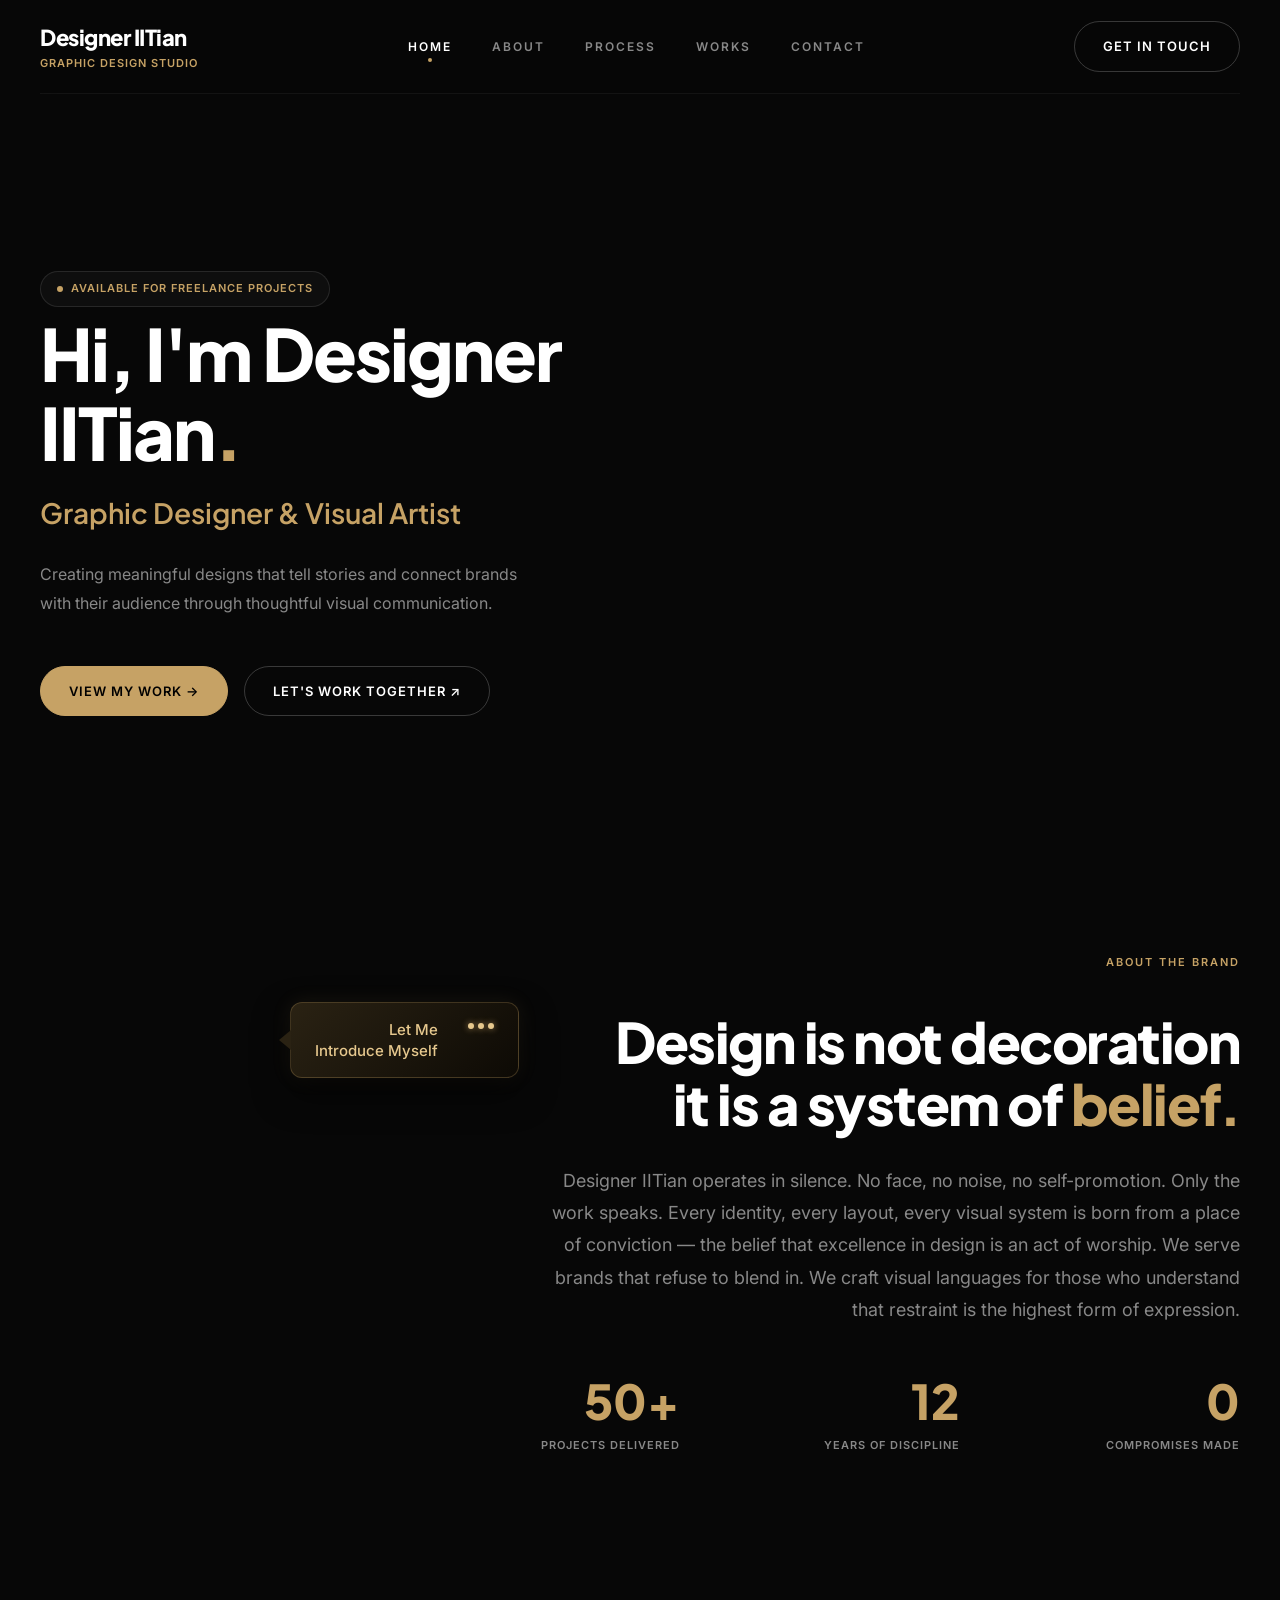
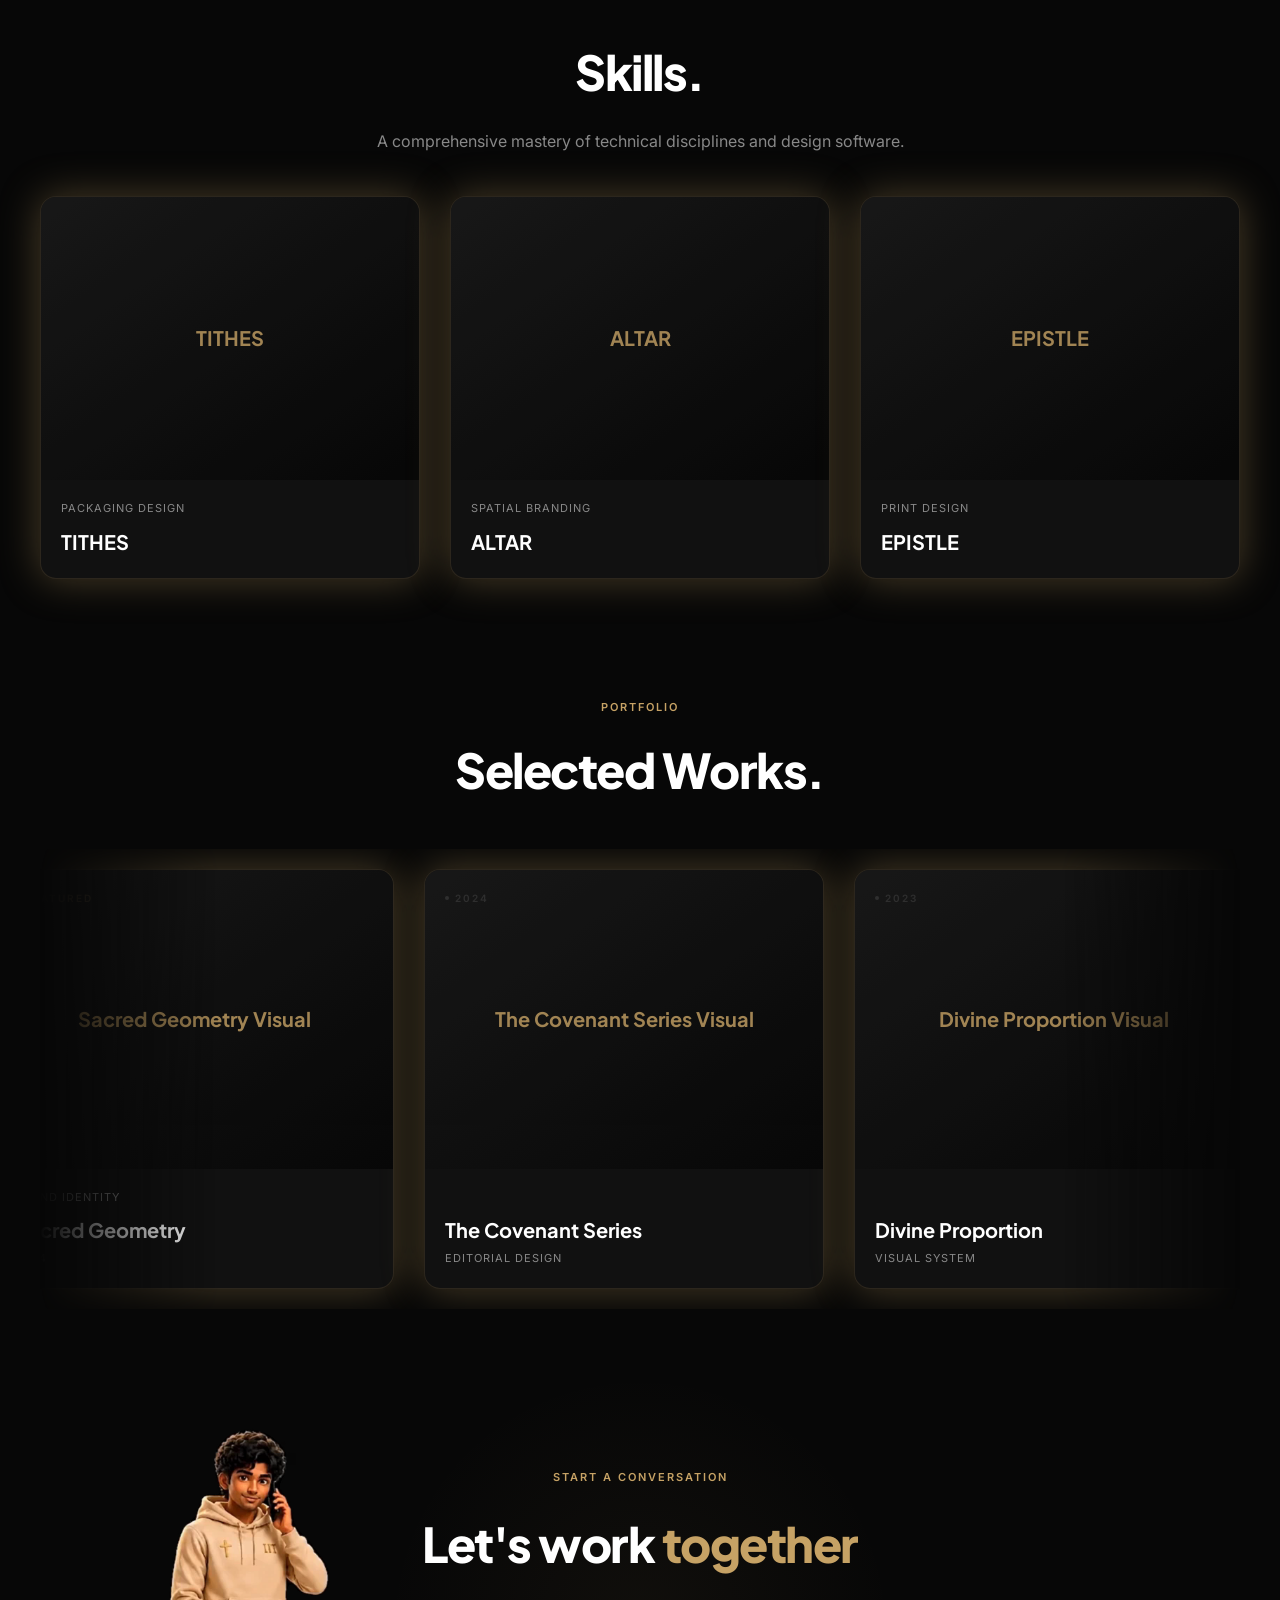
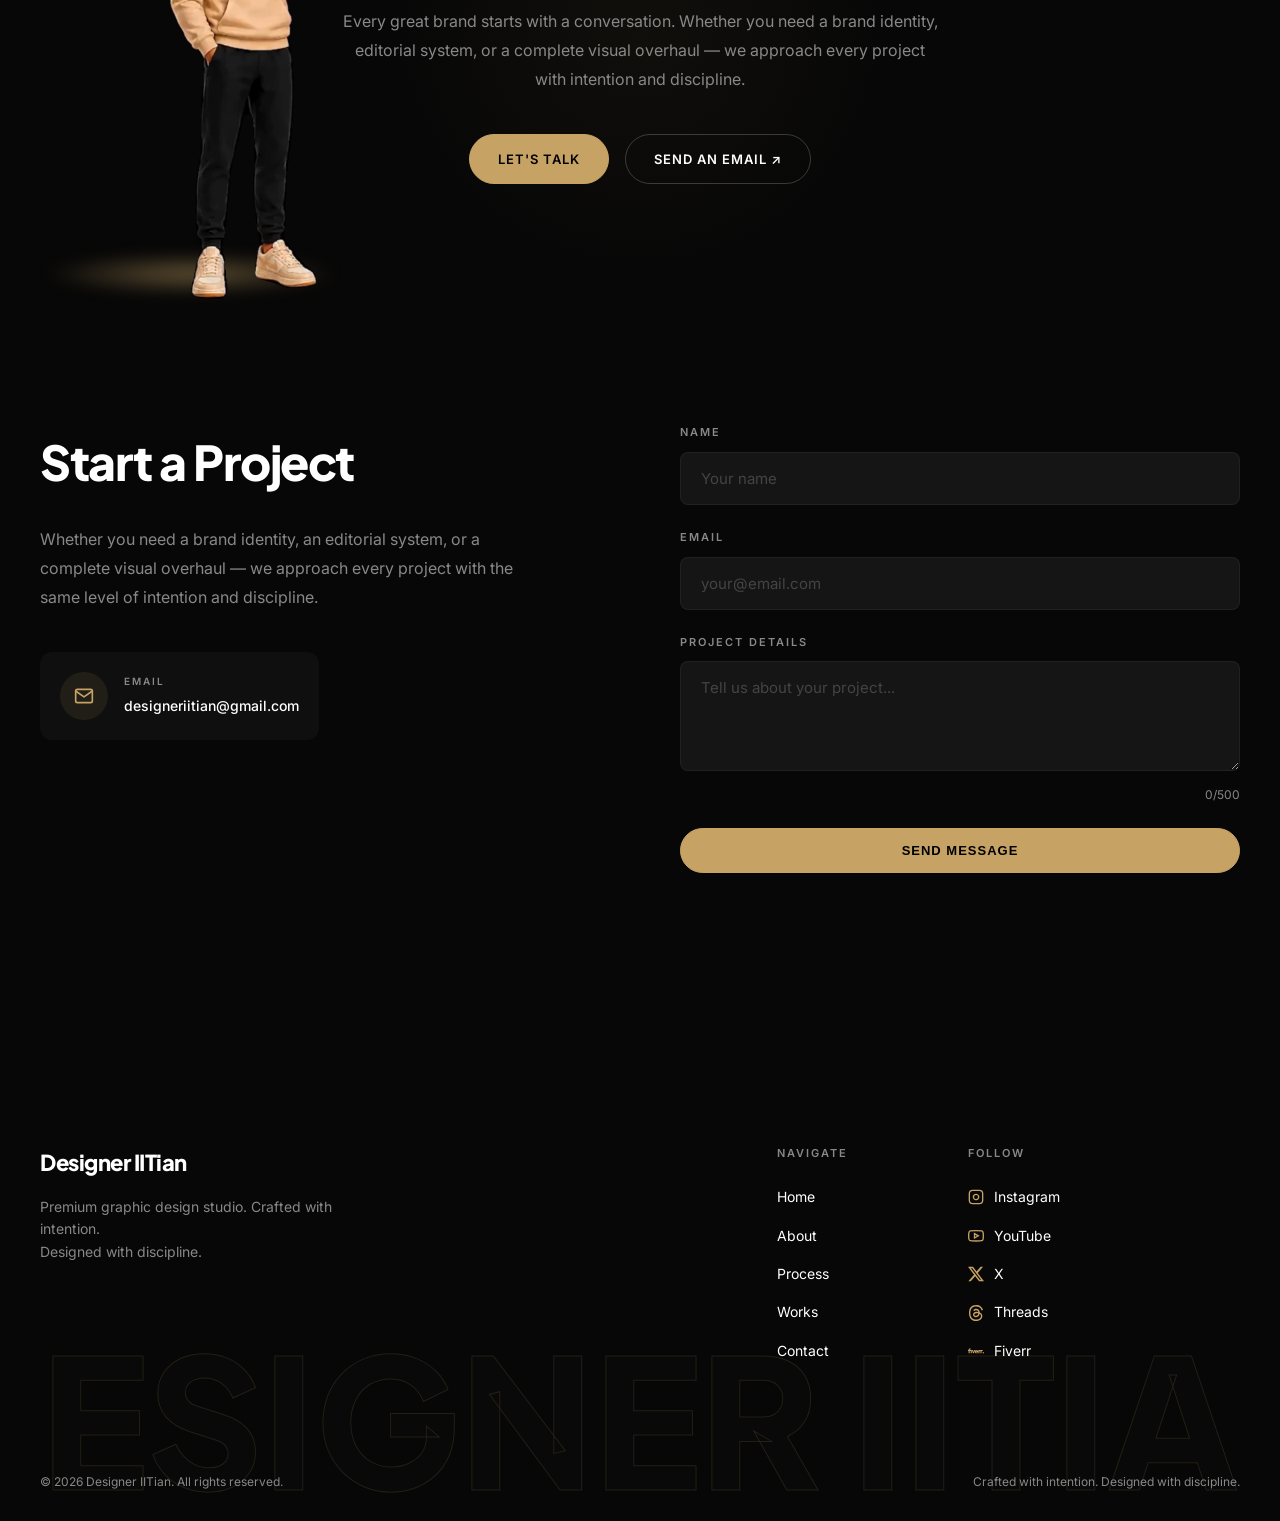
<file: index.html>
<!DOCTYPE html>
<html lang="en">

<head>
    <meta charset="UTF-8">
    <meta name="viewport" content="width=1400">
    <title>Designer IITian | Graphic Design Studio</title>
    <link rel="stylesheet" href="style.css">
</head>

<body>
    <div class="container">
        <!-- Navigation -->
        <nav class="navbar">
            <div class="logo-col">
                <span class="logo">Designer IITian</span>
                <span class="logo-sub">Graphic Design Studio</span>
            </div>
            <div class="nav-links">
                <a href="#home" class="nav-link">HOME</a>
                <a href="#about" class="nav-link active">ABOUT</a>
                <a href="#skills" class="nav-link">PROCESS</a>
                <a href="#works" class="nav-link">WORKS</a>
                <a href="#cta" class="nav-link">CONTACT</a>
            </div>
            <a href="#contact" class="btn btn-outline">GET IN TOUCH</a>
        </nav>

        <!-- Hero Section -->
        <section id="home" class="hero">
            <div class="hero-content">
                <div class="status-badge btn-pulse">
                    <span class="status-dot"></span>
                    AVAILABLE FOR FREELANCE PROJECTS
                </div>
                <h1 class="hero-title">Hi, I'm Designer<br>IITian<span class="dot">.</span></h1>
                <h2 class="hero-subtitle">Graphic Designer & Visual Artist</h2>
                <p class="hero-description">
                    Creating meaningful designs that tell stories and connect brands with their audience through
                    thoughtful visual communication.
                </p>
                <div class="hero-actions">
                    <a href="#works" class="btn btn-gold">View My Work &rarr;</a>
                    <a href="#contact" class="btn btn-outline btn-pulse-float">Let's Work Together &nearr;</a>
                </div>
            </div>
            <div class="hero-visuals">
                <video src="vids/001.mp4" autoplay loop muted playsinline class="hero-profile-vid"></video>
            </div>
        </section>

        <!-- Belief Section (Screenshot 2) -->
        <section id="about" class="belief-section">
            <video src="vids/0002.mp4" autoplay loop muted playsinline class="about-vid"></video>
            <div class="intro-popup">
                <span>Let Me<br>Introduce Myself</span>
                <div class="dots"><span></span><span></span><span></span></div>
            </div>
            <div class="section-label">ABOUT THE BRAND</div>
            <h2 class="belief-title">Design is not decoration<br>it is a system of <span
                    class="highlight">belief.</span></h2>
            <p class="belief-text">
                Designer IITian operates in silence. No face, no noise, no self-promotion. Only the work speaks. Every
                identity, every layout, every visual system is born from a place of conviction &mdash; the belief that
                excellence in design is an act of worship. We serve brands that refuse to blend in. We craft visual
                languages for those who understand that restraint is the highest form of expression.
            </p>
            <div class="stats-grid">
                <div class="stat-item">
                    <div class="stat-number">50+</div>
                    <div class="stat-label">PROJECTS DELIVERED</div>
                </div>
                <div class="stat-item">
                    <div class="stat-number">12</div>
                    <div class="stat-label">YEARS OF DISCIPLINE</div>
                </div>
                <div class="stat-item">
                    <div class="stat-number">0</div>
                    <div class="stat-label">COMPROMISES MADE</div>
                </div>
            </div>
        </section>

        <!-- Skills Section -->
        <section id="skills" class="works-section" style="padding-top: 20px;">
            <div style="text-align: center; margin-bottom: 40px;">
                <h2 class="contact-heading" style="margin-bottom: 16px;">Skills.</h2>
                <p class="contact-text" style="margin-bottom: 0; max-width: none;">A comprehensive mastery of technical disciplines and design software.</p>
            </div>
            <div class="works-grid">
                <!-- Project 4 (From Visual Language section) -->
                <a href="work-detail.html" class="work-card">
                    <div class="work-img-wrapper">
                        <div class="placeholder-img" style="height: 100%;">
                            <!-- Image of black box with gold text TITHES -->
                            TITHES
                        </div>
                    </div>
                    <div class="work-info">
                        <div class="work-category">PACKAGING DESIGN</div>
                        <h3 class="work-title">TITHES</h3>
                    </div>
                </a>

                <!-- Project 5 -->
                <a href="work-detail.html" class="work-card">
                    <div class="work-img-wrapper">
                        <div class="placeholder-img" style="height: 100%;">
                            <!-- Image of dark architectural hallway -->
                            ALTAR
                        </div>
                    </div>
                    <div class="work-info">
                        <div class="work-category">SPATIAL BRANDING</div>
                        <h3 class="work-title">ALTAR</h3>
                    </div>
                </a>

                <!-- Project 6 -->
                <a href="work-detail.html" class="work-card">
                    <div class="work-img-wrapper">
                        <div class="placeholder-img" style="height: 100%;">
                            <!-- Image of black invitation card EPISTLE -->
                            EPISTLE
                        </div>
                    </div>
                    <div class="work-info">
                        <div class="work-category">PRINT DESIGN</div>
                        <h3 class="work-title">EPISTLE</h3>
                    </div>
                </a>
            </div>
        </section>

        <!-- Works Section -->
        <section id="works" class="works-section" style="padding-bottom: 40px;">
            <div style="text-align: center; margin-bottom: 40px;">
                <div class="section-label" style="margin-bottom: 16px;">PORTFOLIO</div>
                <h2 class="contact-heading" style="margin-bottom: 0;">Selected Works.</h2>
            </div>
            <div class="marquee-container">
                <div class="marquee-track">
                    <!-- Project 1 -->
                    <a href="work-epistle.html" class="work-card">
                        <div class="work-img-wrapper">
                            <div class="work-tag">FEATURED</div>
                            <div class="placeholder-img" style="height: 100%;">Sacred Geometry Visual</div>
                        </div>
                        <div class="work-info">
                            <div class="work-category">BRAND IDENTITY</div>
                            <h3 class="work-title">Sacred Geometry</h3>
                            <div class="work-category" style="margin-top: 4px; margin-bottom: 0;">2024</div>
                        </div>
                    </a>
                    <!-- Project 2 -->
                    <a href="work-sacred-geometry.html" class="work-card">
                        <div class="work-img-wrapper">
                            <div class="work-tag year">2024</div>
                            <div class="placeholder-img" style="height: 100%;">The Covenant Series Visual</div>
                        </div>
                        <div class="work-info">
                            <h3 class="work-title">The Covenant Series</h3>
                            <div class="work-category" style="margin-top: 4px; margin-bottom: 0;">Editorial Design</div>
                        </div>
                    </a>
                    <!-- Project 3 -->
                    <a href="work-covenant.html" class="work-card">
                        <div class="work-img-wrapper">
                            <div class="work-tag year">2023</div>
                            <div class="placeholder-img" style="height: 100%;">Divine Proportion Visual</div>
                        </div>
                        <div class="work-info">
                            <h3 class="work-title">Divine Proportion</h3>
                            <div class="work-category" style="margin-top: 4px; margin-bottom: 0;">Visual System</div>
                        </div>
                    </a>
                    <!-- Project 4 (New) -->
                    <a href="work-divine.html" class="work-card">
                        <div class="work-img-wrapper">
                            <div class="work-tag year">2023</div>
                            <div class="placeholder-img" style="height: 100%;">Aura Branding</div>
                        </div>
                        <div class="work-info">
                            <h3 class="work-title">Aura</h3>
                            <div class="work-category" style="margin-top: 4px; margin-bottom: 0;">Brand Strategy</div>
                        </div>
                    </a>
                    <!-- Project 5 (New) -->
                    <a href="work-aura.html" class="work-card">
                        <div class="work-img-wrapper">
                            <div class="work-tag year">2022</div>
                            <div class="placeholder-img" style="height: 100%;">Lumina Editorial</div>
                        </div>
                        <div class="work-info">
                            <h3 class="work-title">Lumina</h3>
                            <div class="work-category" style="margin-top: 4px; margin-bottom: 0;">Print Layout</div>
                        </div>
                    </a>
                    <!-- Project 6 (New) -->
                    <a href="work-lumina.html" class="work-card">
                        <div class="work-img-wrapper">
                            <div class="work-tag">FEATURED</div>
                            <div class="placeholder-img" style="height: 100%;">Nexus System</div>
                        </div>
                        <div class="work-info">
                            <h3 class="work-title">Nexus</h3>
                            <div class="work-category" style="margin-top: 4px; margin-bottom: 0;">Digital Identity</div>
                        </div>
                    </a>

                    <!-- Duplicate for infinite scroll -->
                    <!-- Project 1 -->
                    <a href="work-nexus.html" class="work-card">
                        <div class="work-img-wrapper">
                            <div class="work-tag">FEATURED</div>
                            <div class="placeholder-img" style="height: 100%;">Sacred Geometry Visual</div>
                        </div>
                        <div class="work-info">
                            <div class="work-category">BRAND IDENTITY</div>
                            <h3 class="work-title">Sacred Geometry</h3>
                            <div class="work-category" style="margin-top: 4px; margin-bottom: 0;">2024</div>
                        </div>
                    </a>
                    <!-- Project 2 -->
                    <a href="work-detail.html" class="work-card">
                        <div class="work-img-wrapper">
                            <div class="work-tag year">2024</div>
                            <div class="placeholder-img" style="height: 100%;">The Covenant Series Visual</div>
                        </div>
                        <div class="work-info">
                            <h3 class="work-title">The Covenant Series</h3>
                            <div class="work-category" style="margin-top: 4px; margin-bottom: 0;">Editorial Design</div>
                        </div>
                    </a>
                    <!-- Project 3 -->
                    <a href="work-detail.html" class="work-card">
                        <div class="work-img-wrapper">
                            <div class="work-tag year">2023</div>
                            <div class="placeholder-img" style="height: 100%;">Divine Proportion Visual</div>
                        </div>
                        <div class="work-info">
                            <h3 class="work-title">Divine Proportion</h3>
                            <div class="work-category" style="margin-top: 4px; margin-bottom: 0;">Visual System</div>
                        </div>
                    </a>
                    <!-- Project 4 -->
                    <a href="work-detail.html" class="work-card">
                        <div class="work-img-wrapper">
                            <div class="work-tag year">2023</div>
                            <div class="placeholder-img" style="height: 100%;">Aura Branding</div>
                        </div>
                        <div class="work-info">
                            <h3 class="work-title">Aura</h3>
                            <div class="work-category" style="margin-top: 4px; margin-bottom: 0;">Brand Strategy</div>
                        </div>
                    </a>
                    <!-- Project 5 -->
                    <a href="work-detail.html" class="work-card">
                        <div class="work-img-wrapper">
                            <div class="work-tag year">2022</div>
                            <div class="placeholder-img" style="height: 100%;">Lumina Editorial</div>
                        </div>
                        <div class="work-info">
                            <h3 class="work-title">Lumina</h3>
                            <div class="work-category" style="margin-top: 4px; margin-bottom: 0;">Print Layout</div>
                        </div>
                    </a>
                    <!-- Project 6 -->
                    <a href="work-detail.html" class="work-card">
                        <div class="work-img-wrapper">
                            <div class="work-tag">FEATURED</div>
                            <div class="placeholder-img" style="height: 100%;">Nexus System</div>
                        </div>
                        <div class="work-info">
                            <h3 class="work-title">Nexus</h3>
                            <div class="work-category" style="margin-top: 4px; margin-bottom: 0;">Digital Identity</div>
                        </div>
                    </a>
                </div>
            </div>
        </section>

        <!-- Let's Work Together CTA Section -->
        <section id="cta" class="cta-section">
            <div class="cta-content">
                <div class="cta-inner"
                    style="display: flex; align-items: center; justify-content: center; position: relative;">
                    <video src="vids/003.webm" autoplay loop muted playsinline class="cta-vid"></video>
                    <div class="floor-shadow"></div>
                    <div class="cta-text-block">
                        <div class="section-label" style="margin-bottom: 20px;">START A CONVERSATION</div>
                        <h2 class="contact-heading">Let's work <span class="highlight"
                                style="color: var(--accent-gold);">together</span></h2>
                        <p class="contact-text" style="max-width: 600px; margin: 0 auto 40px;">
                            Every great brand starts with a conversation. Whether you need a brand identity, editorial
                            system, or a complete visual overhaul &mdash; we approach every project with intention and
                            discipline.
                        </p>
                        <div class="contact-actions" style="display: flex; gap: 16px; justify-content: center;">
                            <a href="#contact" class="btn btn-gold">Let's Talk</a>
                            <a href="mailto:designeriitian@gmail.com" class="btn btn-outline">Send an Email
                                &nearr;</a>
                        </div>
                    </div>
                </div>
            </div>
        </section>

        <!-- Contact Form Section -->
        <section id="contact" class="contact-section-detailed">
            <div class="contact-left">
                <h2 class="contact-heading">Start a Project</h2>
                <p class="contact-text">
                    Whether you need a brand identity, an editorial system, or a complete visual overhaul &mdash; we
                    approach every project with the same level of intention and discipline.
                </p>
                <div class="contact-info">
                    <div class="contact-icon">
                        <svg width="20" height="20" viewBox="0 0 24 24" fill="none" stroke="currentColor"
                            stroke-width="2" stroke-linecap="round" stroke-linejoin="round">
                            <path d="M4 4h16c1.1 0 2 .9 2 2v12c0 1.1-.9 2-2 2H4c-1.1 0-2-.9-2-2V6c0-1.1.9-2 2-2z">
                            </path>
                            <polyline points="22,6 12,13 2,6"></polyline>
                        </svg>
                    </div>
                    <div>
                        <div class="contact-label">EMAIL</div>
                        <a href="mailto:designeriitian@gmail.com"
                            class="contact-email">designeriitian@gmail.com</a>
                    </div>
                </div>
                <video src="vids/004.mp4" autoplay loop muted playsinline class="contact-vid"></video>
            </div>

            <div class="contact-right">
                <form action="https://api.web3forms.com/submit" method="POST" class="contact-form" id="contactForm">
                    <input type="hidden" name="access_key" value="4b21c912-cad3-4c1c-b55c-b28fbc876f50">
                    <input type="checkbox" name="botcheck" class="hidden" style="display: none;">

                    <div class="form-group">
                        <label for="name">NAME</label>
                        <input type="text" name="name" id="name" placeholder="Your name" required>
                    </div>
                    <div class="form-group">
                        <label for="email">EMAIL</label>
                        <input type="email" name="email" id="email" placeholder="your@email.com" required>
                    </div>
                    <div class="form-group">
                        <label for="message">PROJECT DETAILS</label>
                        <textarea name="message" id="message" rows="4" placeholder="Tell us about your project..." maxlength="500"
                            required></textarea>
                        <div class="char-count"><span id="current-char">0</span>/500</div>
                    </div>
                    <button type="submit" class="btn btn-gold" id="submitBtn">Send Message</button>
                    <div id="formResult" style="display: none; margin-top: 15px; font-size: 14px; color: var(--accent-gold);"></div>
                </form>
            </div>
        </section>

        <!-- Footer -->
        <footer class="footer">
            <div class="footer-top">
                <div class="footer-brand">
                    <div class="logo">Designer IITian</div>
                    <p class="footer-desc">Premium graphic design studio. Crafted with intention.<br>Designed with
                        discipline.</p>
                </div>

                <div class="footer-links">
                    <div class="footer-col">
                        <h4 class="footer-heading">NAVIGATE</h4>
                        <a href="#home" class="footer-link">Home</a>
                        <a href="#about" class="footer-link">About</a>
                        <a href="#skills" class="footer-link">Process</a>
                        <a href="#works" class="footer-link">Works</a>
                        <a href="#cta" class="footer-link">Contact</a>
                    </div>

                    <div class="footer-col">
                        <h4 class="footer-heading">FOLLOW</h4>
                        <a href="https://www.instagram.com/designer.iitian" target="_blank" rel="noopener noreferrer" class="footer-link"><svg width="16" height="16" viewBox="0 0 24 24" fill="none"
                                stroke="currentColor" stroke-width="2">
                                <rect x="2" y="2" width="20" height="20" rx="5" ry="5"></rect>
                                <path d="M16 11.37A4 4 0 1 1 12.63 8 4 4 0 0 1 16 11.37z"></path>
                                <line x1="17.5" y1="6.5" x2="17.51" y2="6.5"></line>
                            </svg> Instagram</a>
                        <a href="https://www.youtube.com/@designer.iitian" target="_blank" rel="noopener noreferrer" class="footer-link"><svg width="16" height="16" viewBox="0 0 24 24" fill="none"
                                stroke="currentColor" stroke-width="2">
                                <path
                                    d="M22.54 6.42a2.78 2.78 0 0 0-1.94-2C18.88 4 12 4 12 4s-6.88 0-8.6.46a2.78 2.78 0 0 0-1.94 2A29 29 0 0 0 1 11.75a29 29 0 0 0 .46 5.33A2.78 2.78 0 0 0 3.4 19c1.72.46 8.6.46 8.6.46s6.88 0 8.6-.46a2.78 2.78 0 0 0 1.94-2 29 29 0 0 0 .46-5.25 29 29 0 0 0-.46-5.33z">
                                </path>
                                <polygon points="9.75 15.02 15.5 11.75 9.75 8.48 9.75 15.02"></polygon>
                            </svg> YouTube</a>
                        <a href="https://x.com/designer_iitian" target="_blank" rel="noopener noreferrer" class="footer-link">
                            <!-- X Logo Icon -->
                            <svg width="16" height="16" viewBox="0 0 24 24" fill="currentColor">
                                <path
                                    d="M18.901 1.153h3.68l-8.04 9.19L24 22.846h-7.406l-5.8-7.584-6.638 7.584H.474l8.6-9.83L0 1.154h7.594l5.243 6.932ZM17.61 20.644h2.039L6.486 3.24H4.298Z">
                                </path>
                            </svg> X
                        </a>
                        <a href="https://www.threads.com/@designer.iitian" target="_blank" rel="noopener noreferrer" class="footer-link"><svg width="16" height="16" viewBox="0 0 24 24"
                                fill="currentColor">
                                <path
                                    d="M12.186 24h-.007c-3.581-.024-6.334-1.205-8.184-3.509C2.35 18.44 1.5 15.586 1.472 12.01v-.017c.03-3.579.879-6.43 2.525-8.482C5.845 1.205 8.6.024 12.18 0h.014c2.746.02 5.043.725 6.826 2.098 1.677 1.29 2.858 3.13 3.509 5.467l-2.04.569c-1.104-3.96-3.898-5.984-8.304-6.015-2.91.022-5.11.936-6.54 2.717C4.307 6.504 3.616 8.914 3.589 12c.027 3.086.718 5.496 2.057 7.164 1.43 1.783 3.631 2.698 6.54 2.717 2.623-.02 4.358-.631 5.8-2.045 1.647-1.613 1.618-3.593 1.09-4.798-.31-.71-.873-1.3-1.634-1.75-.192 1.352-.622 2.446-1.284 3.272-.886 1.102-2.14 1.704-3.73 1.79-1.202.065-2.361-.218-3.259-.801-1.063-.689-1.685-1.74-1.752-2.964-.065-1.19.408-2.285 1.33-3.082.88-.76 2.119-1.207 3.583-1.291a13.853 13.853 0 0 1 3.02.142c-.126-.742-.375-1.332-.75-1.757-.513-.586-1.308-.883-2.359-.89h-.029c-.844 0-1.992.232-2.721 1.32L7.734 7.847c.98-1.454 2.568-2.256 4.478-2.256h.044c3.194.02 5.097 1.975 5.287 5.388.108.046.216.094.321.142 1.49.7 2.58 1.761 3.154 3.07.797 1.82.871 4.79-1.548 7.158-1.85 1.81-4.094 2.628-7.277 2.65Zm1.003-11.69c-.242 0-.487.007-.739.021-1.836.103-2.98.946-2.916 2.143.067 1.256 1.452 1.839 2.784 1.767 1.224-.065 2.818-.543 3.086-3.71a10.5 10.5 0 0 0-2.215-.221z" />
                            </svg> Threads</a>
                        <a href="#" class="footer-link"><svg width="16" height="16" viewBox="0 0 24 24"
                                fill="currentColor">
                                <path
                                    d="M23.004 15.588a.995.995 0 1 0 .002-1.99.995.995 0 0 0-.002 1.99zm-.996-3.705h-.85c-.546 0-.84.41-.84 1.092v2.466h-1.61v-3.558h-.684c-.547 0-.84.41-.84 1.092v2.466h-1.61v-4.874h1.61v.74c.264-.574.626-.74 1.163-.74h1.972v.74c.264-.574.625-.74 1.162-.74h.527v1.316zm-6.786 1.501h-3.359c.088.546.43.858 1.006.858.43 0 .732-.175.83-.487l1.425.4c-.351.848-1.22 1.364-2.255 1.364-1.748 0-2.549-1.355-2.549-2.515 0-1.14.703-2.505 2.45-2.505 1.856 0 2.471 1.384 2.471 2.408 0 .224-.01.37-.02.477zm-1.562-.945c-.04-.42-.342-.81-.889-.81-.508 0-.81.225-.908.81h1.797zM7.508 15.44h1.416l1.767-4.874h-1.62l-.86 2.837-.878-2.837H5.72l1.787 4.874zm-6.6 0H2.51v-3.558h1.524v3.558h1.591v-4.874H2.51v-.302c0-.332.235-.536.606-.536h.918V8.412H2.85c-1.162 0-1.943.712-1.943 1.755v.4H0v1.316h.908v3.558z" />
                            </svg> Fiverr</a>
                    </div>
                </div>
            </div>

            <div class="footer-bottom">
                <div class="footer-copyright">&copy; 2026 Designer IITian. All rights reserved.</div>
                <div class="footer-slogan">Crafted with intention. Designed with discipline.</div>
            </div>

            <div class="footer-watermark">DESIGNER IITIAN</div>
        </footer>
    </div>

    <a href="#" class="scroll-top-btn">&uarr;</a>

    <!-- Custom Cursor -->
    <div class="custom-cursor">View</div>

    <script src="script.js?v=2"></script>
</body>

</html>
</file>
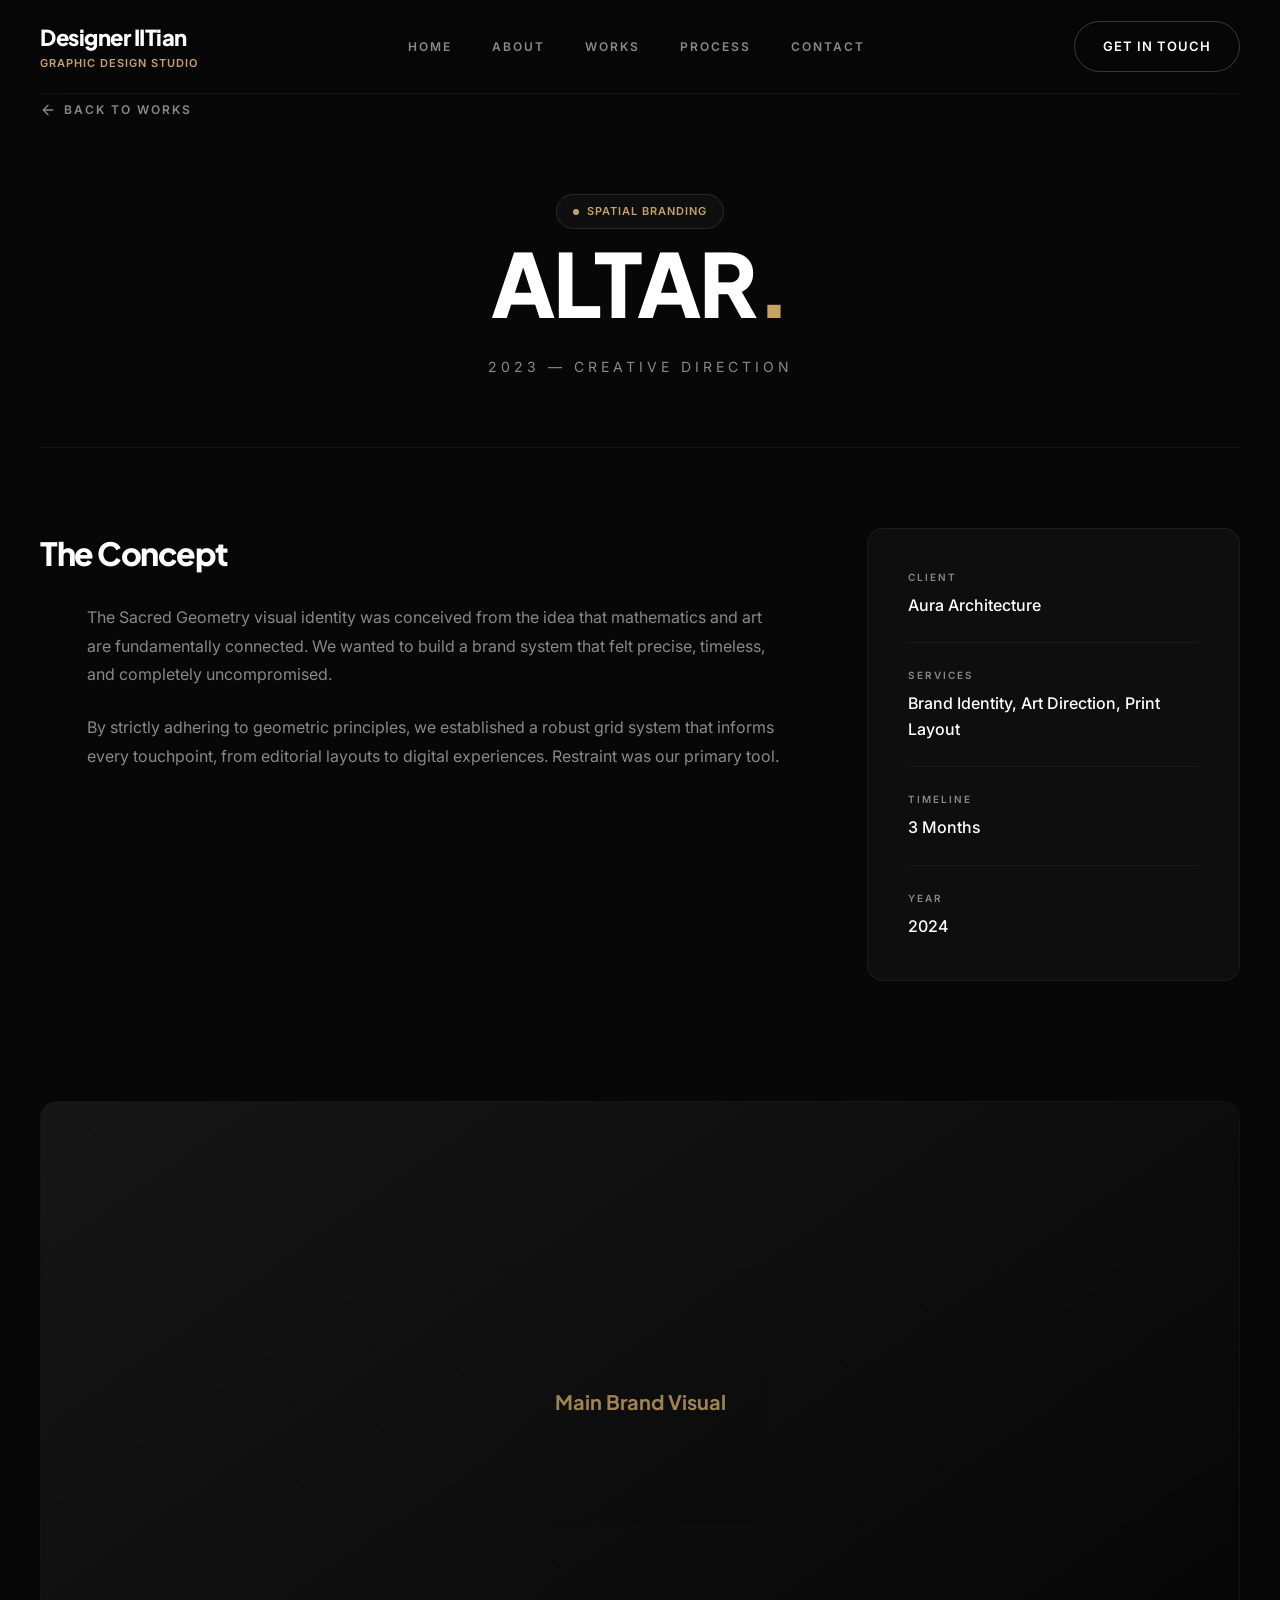
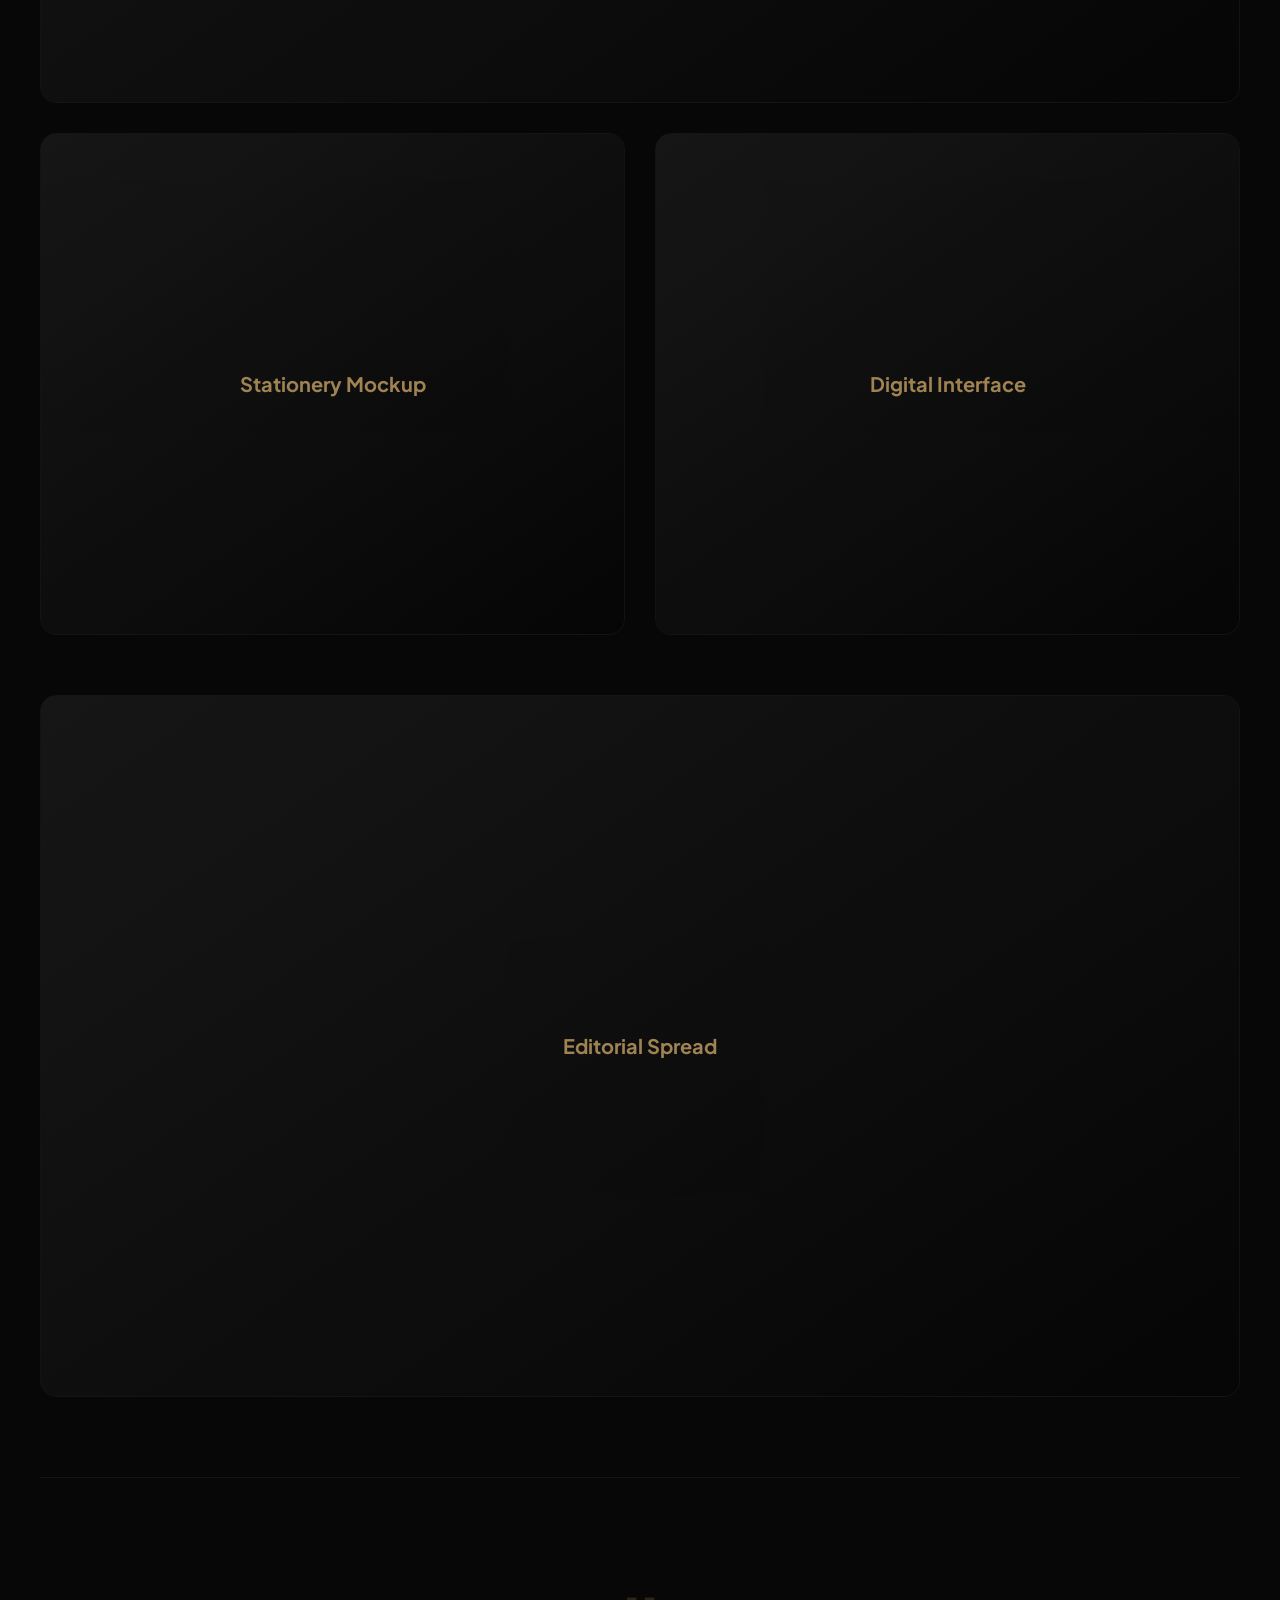
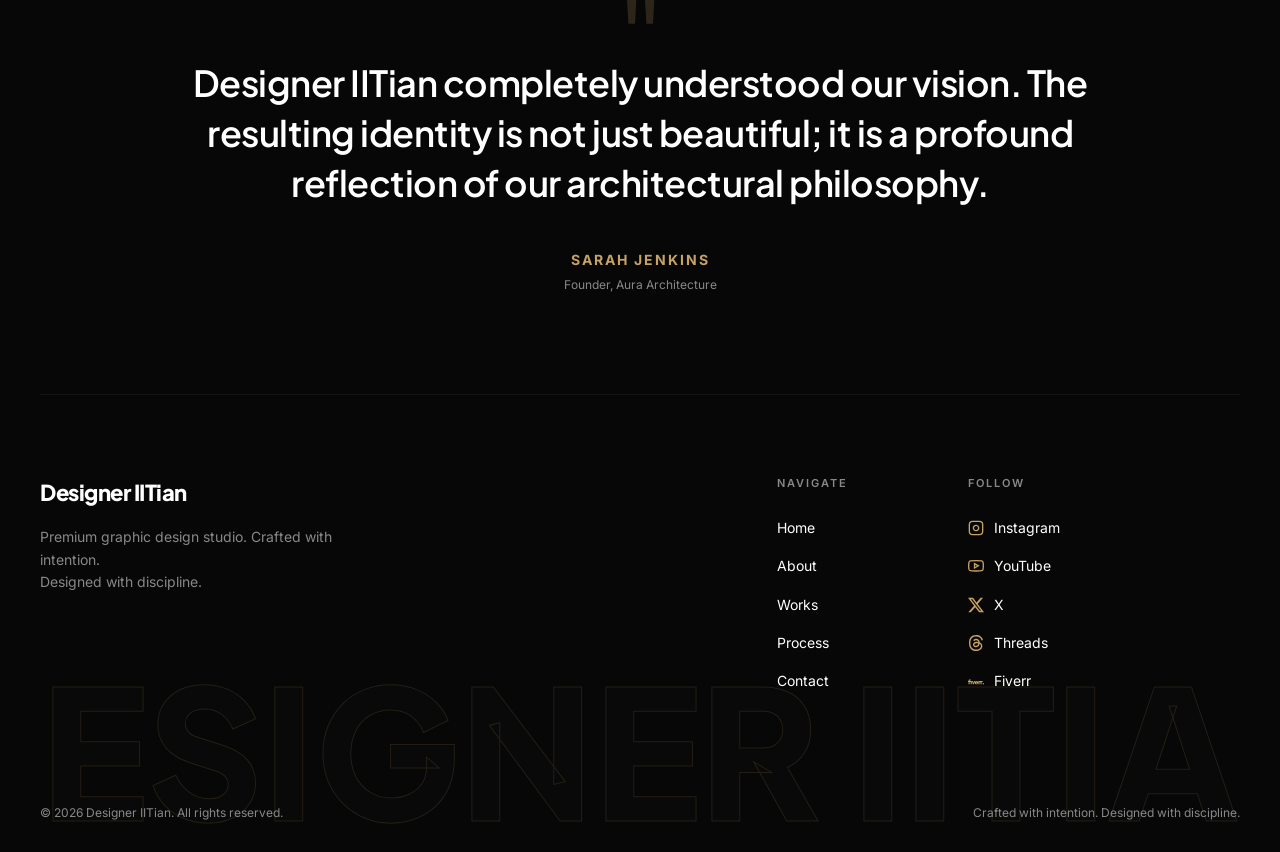
<file: work-altar.html>
<!DOCTYPE html>
<html lang="en">
<head>
    <meta charset="UTF-8">
    <meta name="viewport" content="width=1400">
    <title>ALTAR - Designer IITian</title>
    <link rel="stylesheet" href="style.css">
</head>
<body>
    <!-- Back Arrow -->
    <a href="index.html#works" class="back-arrow-btn">
        <svg width="16" height="16" viewBox="0 0 24 24" fill="none" stroke="currentColor" stroke-width="2" stroke-linecap="round" stroke-linejoin="round"><line x1="19" y1="12" x2="5" y2="12"></line><polyline points="12 19 5 12 12 5"></polyline></svg>
        BACK TO WORKS
    </a>

    <div class="container">
        <!-- Navigation -->
        <nav class="navbar">
            <div class="logo-col">
                <a href="index.html" style="text-decoration:none; color:inherit; display:flex; flex-direction:column;">
                    <span class="logo">Designer IITian</span>
                    <span class="logo-sub">Graphic Design Studio</span>
                </a>
            </div>
            <div class="nav-links">
                <a href="index.html#home" class="nav-link">HOME</a>
                <a href="index.html#about" class="nav-link">ABOUT</a>
                <a href="index.html#works" class="nav-link active">WORKS</a>
                <a href="index.html#visual-language" class="nav-link">PROCESS</a>
                <a href="index.html#cta" class="nav-link">CONTACT</a>
            </div>
            <a href="index.html#contact" class="btn btn-outline">GET IN TOUCH</a>
        </nav>

        <!-- Project Hero Section -->
        <section class="project-hero">
            <div class="status-badge">
                <span class="status-dot"></span>
                SPATIAL BRANDING
            </div>
            <h1 class="hero-title" style="font-size: 88px; margin-bottom: 24px;">ALTAR<span class="dot">.</span></h1>
            <div class="work-category" style="font-size: 14px; letter-spacing: 4px;">2023 &mdash; CREATIVE DIRECTION</div>
        </section>

        <!-- Project Info & Client Info -->
        <section class="project-details-section">
            <div class="project-details-grid">
                <div class="project-description">
                    <h3 class="contact-heading" style="font-size: 32px; margin-bottom: 24px;">The Concept</h3>
                    <p class="belief-text" style="font-size: 16px;">
                        The Sacred Geometry visual identity was conceived from the idea that mathematics and art are fundamentally connected. We wanted to build a brand system that felt precise, timeless, and completely uncompromised.
                    </p>
                    <p class="belief-text" style="font-size: 16px;">
                        By strictly adhering to geometric principles, we established a robust grid system that informs every touchpoint, from editorial layouts to digital experiences. Restraint was our primary tool.
                    </p>
                </div>
                <div class="client-info-box">
                    <div class="info-row">
                        <div class="info-label">CLIENT</div>
                        <div class="info-value">Aura Architecture</div>
                    </div>
                    <div class="info-row">
                        <div class="info-label">SERVICES</div>
                        <div class="info-value">Brand Identity, Art Direction, Print Layout</div>
                    </div>
                    <div class="info-row">
                        <div class="info-label">TIMELINE</div>
                        <div class="info-value">3 Months</div>
                    </div>
                    <div class="info-row">
                        <div class="info-label">YEAR</div>
                        <div class="info-value">2024</div>
                    </div>
                </div>
            </div>
        </section>

        <!-- Project Gallery -->
        <section class="project-gallery">
            <div class="gallery-image full-width">
                <div class="placeholder-img" style="height: 600px;">Main Brand Visual</div>
            </div>
            <div class="gallery-grid">
                <div class="gallery-image">
                    <div class="placeholder-img" style="height: 500px;">Stationery Mockup</div>
                </div>
                <div class="gallery-image">
                    <div class="placeholder-img" style="height: 500px;">Digital Interface</div>
                </div>
            </div>
            <div class="gallery-image full-width" style="margin-top: 30px;">
                <div class="placeholder-img" style="height: 700px;">Editorial Spread</div>
            </div>
        </section>

        <!-- Client Testimonial -->
        <section class="testimonial-section">
            <div class="testimonial-block">
                <div class="quote-icon">"</div>
                <h2 class="testimonial-text">Designer IITian completely understood our vision. The resulting identity is not just beautiful; it is a profound reflection of our architectural philosophy.</h2>
                <div class="testimonial-author">
                    <div class="author-name">Sarah Jenkins</div>
                    <div class="author-role">Founder, Aura Architecture</div>
                </div>
            </div>
        </section>

        <!-- Footer -->
        <footer class="footer">
            <div class="footer-top">
                <div class="footer-brand">
                    <div class="logo">Designer IITian</div>
                    <p class="footer-desc">Premium graphic design studio. Crafted with intention.<br>Designed with discipline.</p>
                </div>
                
                <div class="footer-links">
                    <div class="footer-col">
                        <h4 class="footer-heading">NAVIGATE</h4>
                        <a href="index.html#home" class="footer-link">Home</a>
                        <a href="index.html#about" class="footer-link">About</a>
                        <a href="index.html#works" class="footer-link">Works</a>
                        <a href="index.html#visual-language" class="footer-link">Process</a>
                        <a href="index.html#cta" class="footer-link">Contact</a>
                    </div>
                    
                    <div class="footer-col">
                        <h4 class="footer-heading">FOLLOW</h4>
                        <a href="https://www.instagram.com/designer.iitian" target="_blank" rel="noopener noreferrer" class="footer-link"><svg width="16" height="16" viewBox="0 0 24 24" fill="none"
                                stroke="currentColor" stroke-width="2">
                                <rect x="2" y="2" width="20" height="20" rx="5" ry="5"></rect>
                                <path d="M16 11.37A4 4 0 1 1 12.63 8 4 4 0 0 1 16 11.37z"></path>
                                <line x1="17.5" y1="6.5" x2="17.51" y2="6.5"></line>
                            </svg> Instagram</a>
                        <a href="https://www.youtube.com/@designer.iitian" target="_blank" rel="noopener noreferrer" class="footer-link"><svg width="16" height="16" viewBox="0 0 24 24" fill="none"
                                stroke="currentColor" stroke-width="2">
                                <path
                                    d="M22.54 6.42a2.78 2.78 0 0 0-1.94-2C18.88 4 12 4 12 4s-6.88 0-8.6.46a2.78 2.78 0 0 0-1.94 2A29 29 0 0 0 1 11.75a29 29 0 0 0 .46 5.33A2.78 2.78 0 0 0 3.4 19c1.72.46 8.6.46 8.6.46s6.88 0 8.6-.46a2.78 2.78 0 0 0 1.94-2 29 29 0 0 0 .46-5.25 29 29 0 0 0-.46-5.33z">
                                </path>
                                <polygon points="9.75 15.02 15.5 11.75 9.75 8.48 9.75 15.02"></polygon>
                            </svg> YouTube</a>
                        <a href="https://x.com/designer_iitian" target="_blank" rel="noopener noreferrer" class="footer-link">
                            <!-- X Logo Icon -->
                            <svg width="16" height="16" viewBox="0 0 24 24" fill="currentColor">
                                <path
                                    d="M18.901 1.153h3.68l-8.04 9.19L24 22.846h-7.406l-5.8-7.584-6.638 7.584H.474l8.6-9.83L0 1.154h7.594l5.243 6.932ZM17.61 20.644h2.039L6.486 3.24H4.298Z">
                                </path>
                            </svg> X
                        </a>
                        <a href="https://www.threads.com/@designer.iitian" target="_blank" rel="noopener noreferrer" class="footer-link"><svg width="16" height="16" viewBox="0 0 24 24"
                                fill="currentColor">
                                <path
                                    d="M12.186 24h-.007c-3.581-.024-6.334-1.205-8.184-3.509C2.35 18.44 1.5 15.586 1.472 12.01v-.017c.03-3.579.879-6.43 2.525-8.482C5.845 1.205 8.6.024 12.18 0h.014c2.746.02 5.043.725 6.826 2.098 1.677 1.29 2.858 3.13 3.509 5.467l-2.04.569c-1.104-3.96-3.898-5.984-8.304-6.015-2.91.022-5.11.936-6.54 2.717C4.307 6.504 3.616 8.914 3.589 12c.027 3.086.718 5.496 2.057 7.164 1.43 1.783 3.631 2.698 6.54 2.717 2.623-.02 4.358-.631 5.8-2.045 1.647-1.613 1.618-3.593 1.09-4.798-.31-.71-.873-1.3-1.634-1.75-.192 1.352-.622 2.446-1.284 3.272-.886 1.102-2.14 1.704-3.73 1.79-1.202.065-2.361-.218-3.259-.801-1.063-.689-1.685-1.74-1.752-2.964-.065-1.19.408-2.285 1.33-3.082.88-.76 2.119-1.207 3.583-1.291a13.853 13.853 0 0 1 3.02.142c-.126-.742-.375-1.332-.75-1.757-.513-.586-1.308-.883-2.359-.89h-.029c-.844 0-1.992.232-2.721 1.32L7.734 7.847c.98-1.454 2.568-2.256 4.478-2.256h.044c3.194.02 5.097 1.975 5.287 5.388.108.046.216.094.321.142 1.49.7 2.58 1.761 3.154 3.07.797 1.82.871 4.79-1.548 7.158-1.85 1.81-4.094 2.628-7.277 2.65Zm1.003-11.69c-.242 0-.487.007-.739.021-1.836.103-2.98.946-2.916 2.143.067 1.256 1.452 1.839 2.784 1.767 1.224-.065 2.818-.543 3.086-3.71a10.5 10.5 0 0 0-2.215-.221z" />
                            </svg> Threads</a>
                        <a href="#" class="footer-link"><svg width="16" height="16" viewBox="0 0 24 24"
                                fill="currentColor">
                                <path
                                    d="M23.004 15.588a.995.995 0 1 0 .002-1.99.995.995 0 0 0-.002 1.99zm-.996-3.705h-.85c-.546 0-.84.41-.84 1.092v2.466h-1.61v-3.558h-.684c-.547 0-.84.41-.84 1.092v2.466h-1.61v-4.874h1.61v.74c.264-.574.626-.74 1.163-.74h1.972v.74c.264-.574.625-.74 1.162-.74h.527v1.316zm-6.786 1.501h-3.359c.088.546.43.858 1.006.858.43 0 .732-.175.83-.487l1.425.4c-.351.848-1.22 1.364-2.255 1.364-1.748 0-2.549-1.355-2.549-2.515 0-1.14.703-2.505 2.45-2.505 1.856 0 2.471 1.384 2.471 2.408 0 .224-.01.37-.02.477zm-1.562-.945c-.04-.42-.342-.81-.889-.81-.508 0-.81.225-.908.81h1.797zM7.508 15.44h1.416l1.767-4.874h-1.62l-.86 2.837-.878-2.837H5.72l1.787 4.874zm-6.6 0H2.51v-3.558h1.524v3.558h1.591v-4.874H2.51v-.302c0-.332.235-.536.606-.536h.918V8.412H2.85c-1.162 0-1.943.712-1.943 1.755v.4H0v1.316h.908v3.558z" />
                            </svg> Fiverr</a>
                    </div>
                </div>
            </div>
            
            <div class="footer-bottom">
                <div class="footer-copyright">&copy; 2026 Designer IITian. All rights reserved.</div>
                <div class="footer-slogan">Crafted with intention. Designed with discipline.</div>
            </div>
            
            <div class="footer-watermark">DESIGNER IITIAN</div>
        </footer>
    </div>

    <a href="#" class="scroll-top-btn">&uarr;</a>

    <!-- Custom Cursor -->
    <div class="custom-cursor">View</div>

    <script src="script.js"></script>
</body>
</html>
</file>
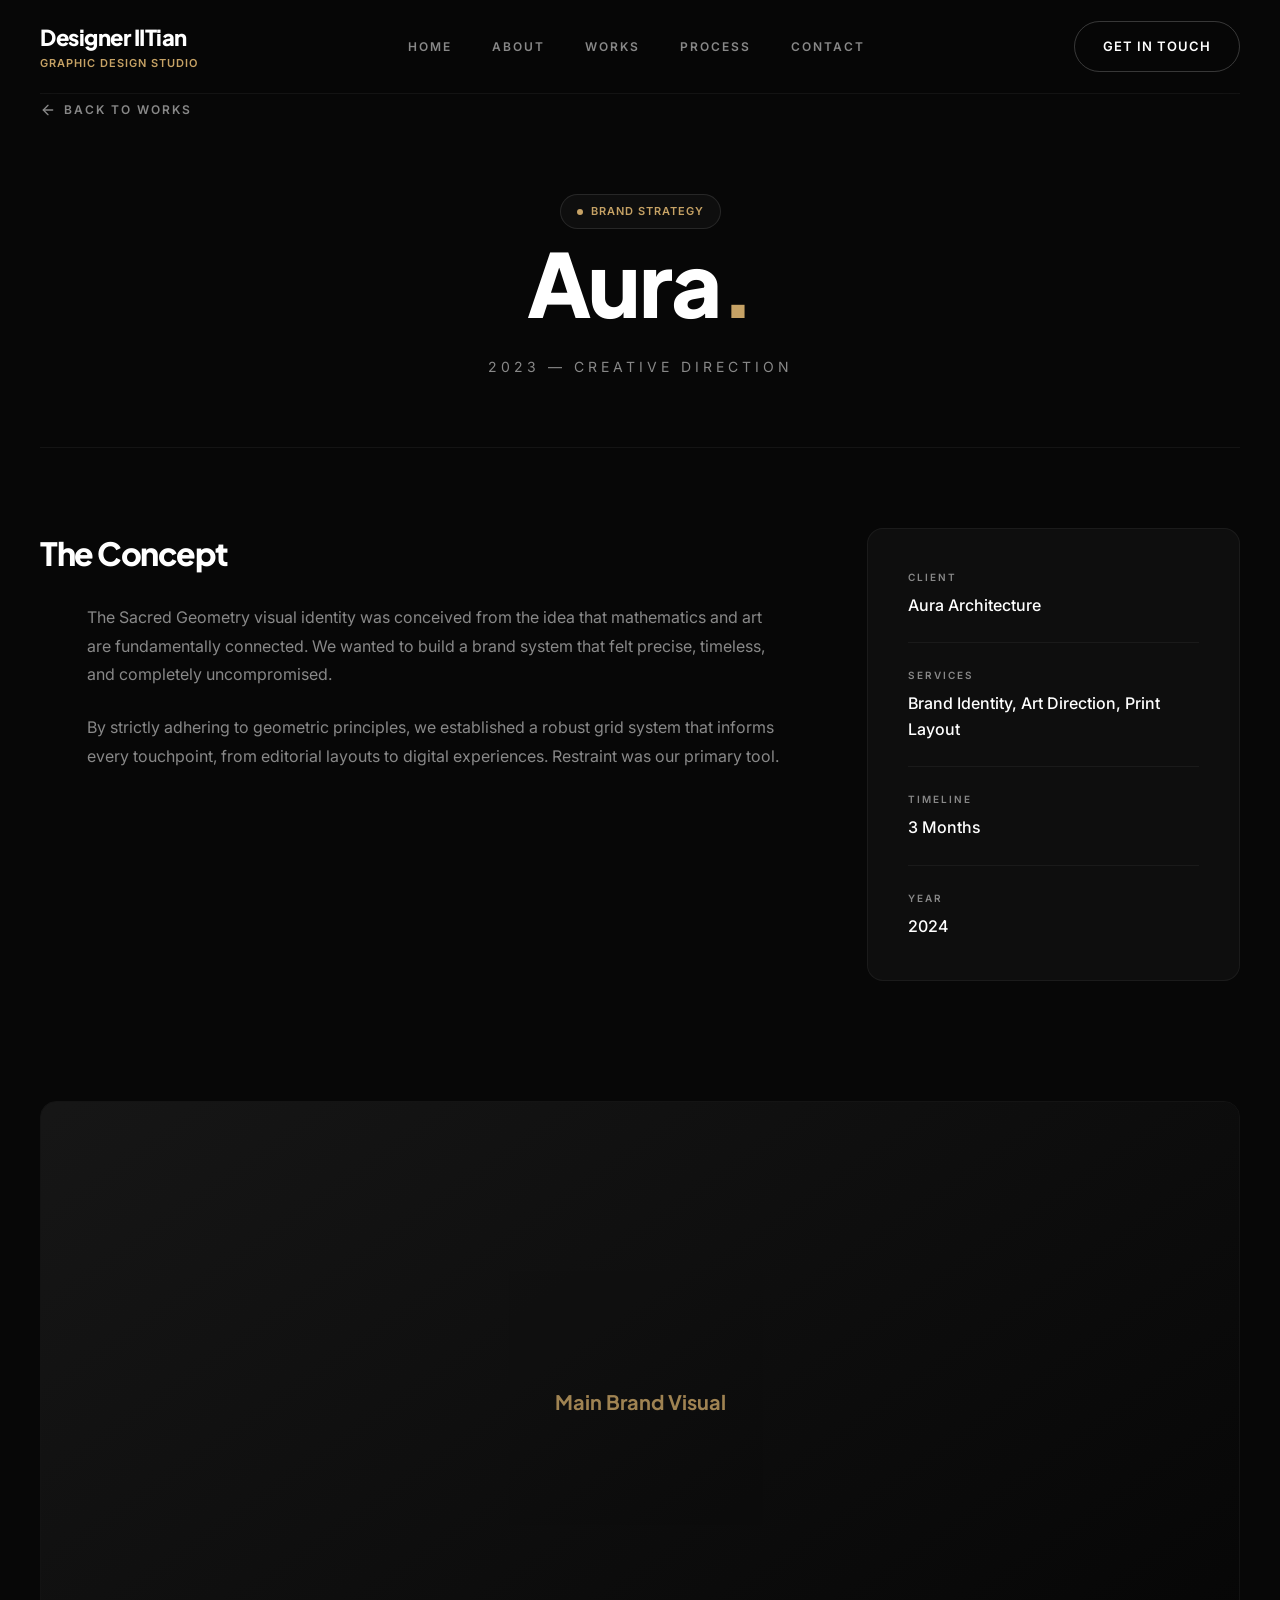
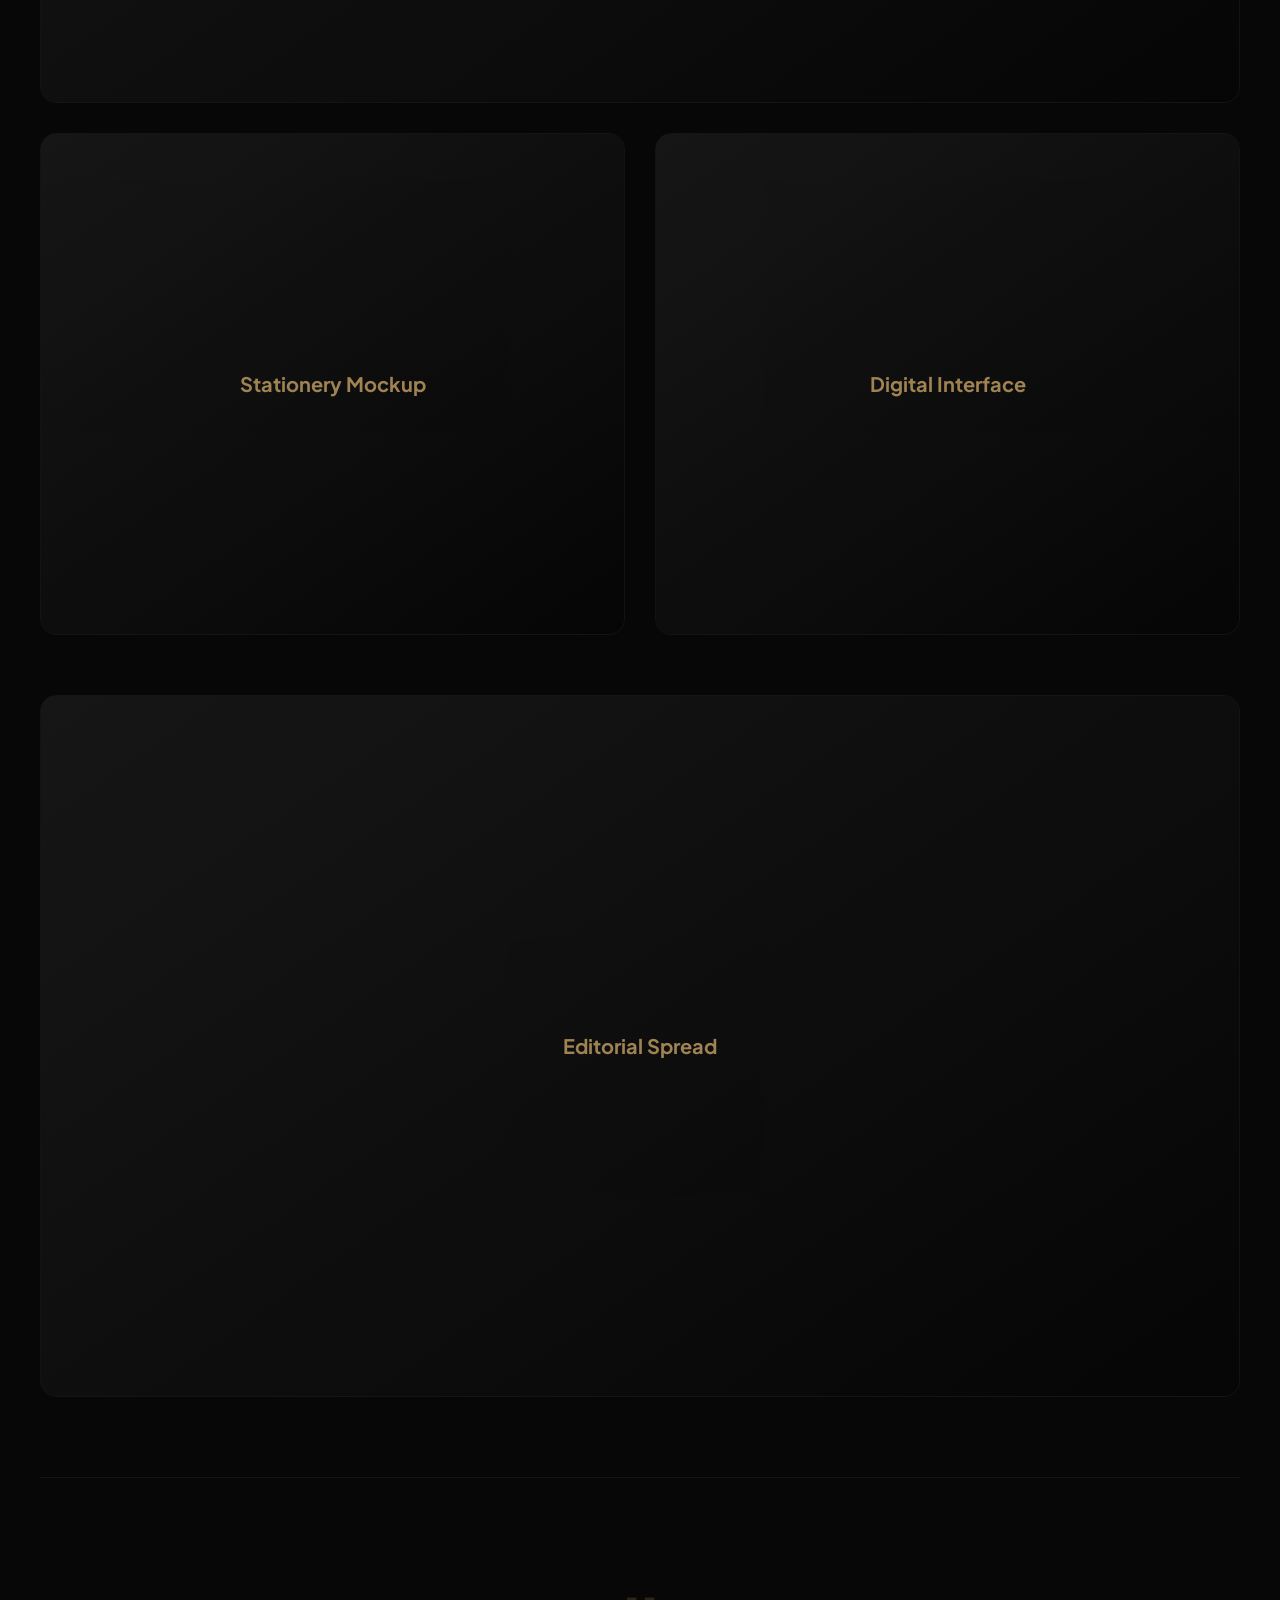
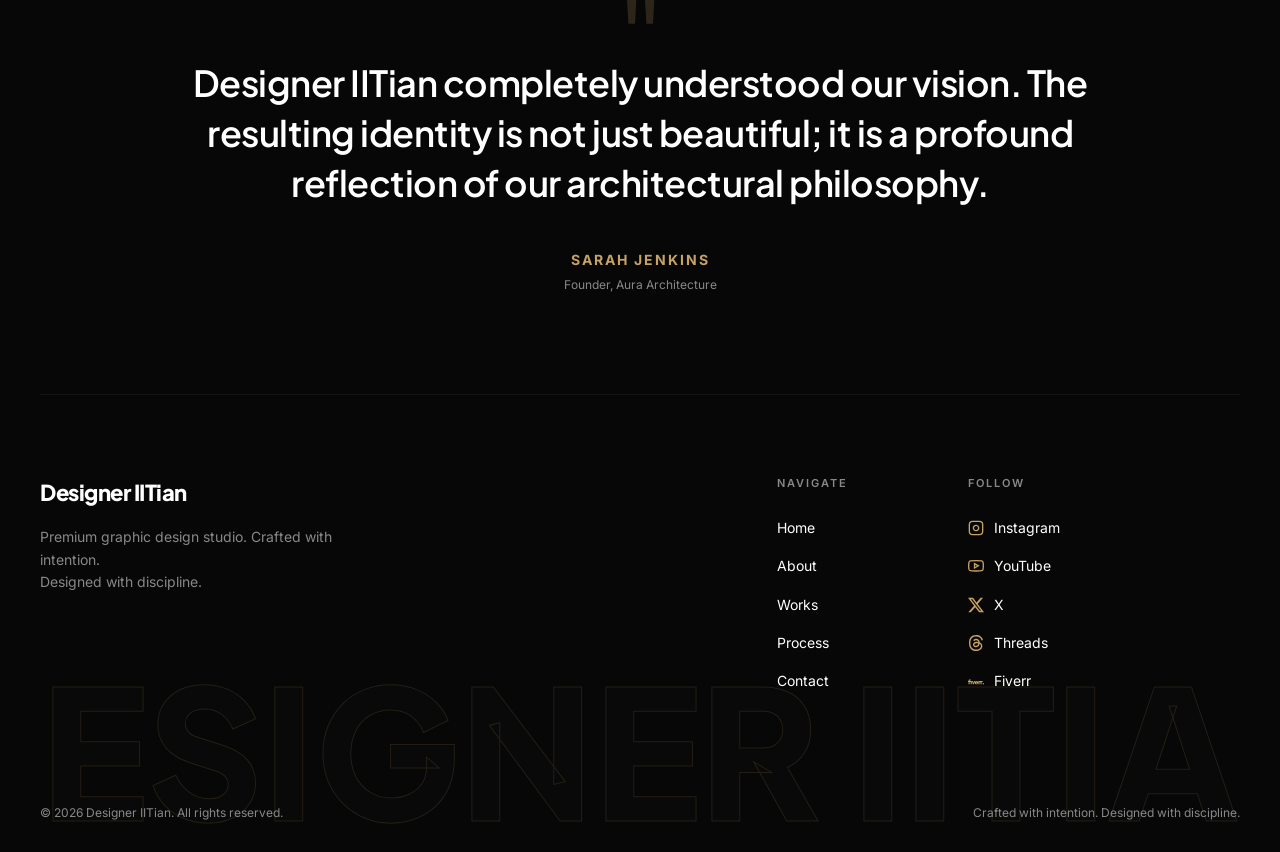
<file: work-aura.html>
<!DOCTYPE html>
<html lang="en">
<head>
    <meta charset="UTF-8">
    <meta name="viewport" content="width=1400">
    <title>Aura - Designer IITian</title>
    <link rel="stylesheet" href="style.css">
</head>
<body>
    <!-- Back Arrow -->
    <a href="index.html#works" class="back-arrow-btn">
        <svg width="16" height="16" viewBox="0 0 24 24" fill="none" stroke="currentColor" stroke-width="2" stroke-linecap="round" stroke-linejoin="round"><line x1="19" y1="12" x2="5" y2="12"></line><polyline points="12 19 5 12 12 5"></polyline></svg>
        BACK TO WORKS
    </a>

    <div class="container">
        <!-- Navigation -->
        <nav class="navbar">
            <div class="logo-col">
                <a href="index.html" style="text-decoration:none; color:inherit; display:flex; flex-direction:column;">
                    <span class="logo">Designer IITian</span>
                    <span class="logo-sub">Graphic Design Studio</span>
                </a>
            </div>
            <div class="nav-links">
                <a href="index.html#home" class="nav-link">HOME</a>
                <a href="index.html#about" class="nav-link">ABOUT</a>
                <a href="index.html#works" class="nav-link active">WORKS</a>
                <a href="index.html#visual-language" class="nav-link">PROCESS</a>
                <a href="index.html#cta" class="nav-link">CONTACT</a>
            </div>
            <a href="index.html#contact" class="btn btn-outline">GET IN TOUCH</a>
        </nav>

        <!-- Project Hero Section -->
        <section class="project-hero">
            <div class="status-badge">
                <span class="status-dot"></span>
                BRAND STRATEGY
            </div>
            <h1 class="hero-title" style="font-size: 88px; margin-bottom: 24px;">Aura<span class="dot">.</span></h1>
            <div class="work-category" style="font-size: 14px; letter-spacing: 4px;">2023 &mdash; CREATIVE DIRECTION</div>
        </section>

        <!-- Project Info & Client Info -->
        <section class="project-details-section">
            <div class="project-details-grid">
                <div class="project-description">
                    <h3 class="contact-heading" style="font-size: 32px; margin-bottom: 24px;">The Concept</h3>
                    <p class="belief-text" style="font-size: 16px;">
                        The Sacred Geometry visual identity was conceived from the idea that mathematics and art are fundamentally connected. We wanted to build a brand system that felt precise, timeless, and completely uncompromised.
                    </p>
                    <p class="belief-text" style="font-size: 16px;">
                        By strictly adhering to geometric principles, we established a robust grid system that informs every touchpoint, from editorial layouts to digital experiences. Restraint was our primary tool.
                    </p>
                </div>
                <div class="client-info-box">
                    <div class="info-row">
                        <div class="info-label">CLIENT</div>
                        <div class="info-value">Aura Architecture</div>
                    </div>
                    <div class="info-row">
                        <div class="info-label">SERVICES</div>
                        <div class="info-value">Brand Identity, Art Direction, Print Layout</div>
                    </div>
                    <div class="info-row">
                        <div class="info-label">TIMELINE</div>
                        <div class="info-value">3 Months</div>
                    </div>
                    <div class="info-row">
                        <div class="info-label">YEAR</div>
                        <div class="info-value">2024</div>
                    </div>
                </div>
            </div>
        </section>

        <!-- Project Gallery -->
        <section class="project-gallery">
            <div class="gallery-image full-width">
                <div class="placeholder-img" style="height: 600px;">Main Brand Visual</div>
            </div>
            <div class="gallery-grid">
                <div class="gallery-image">
                    <div class="placeholder-img" style="height: 500px;">Stationery Mockup</div>
                </div>
                <div class="gallery-image">
                    <div class="placeholder-img" style="height: 500px;">Digital Interface</div>
                </div>
            </div>
            <div class="gallery-image full-width" style="margin-top: 30px;">
                <div class="placeholder-img" style="height: 700px;">Editorial Spread</div>
            </div>
        </section>

        <!-- Client Testimonial -->
        <section class="testimonial-section">
            <div class="testimonial-block">
                <div class="quote-icon">"</div>
                <h2 class="testimonial-text">Designer IITian completely understood our vision. The resulting identity is not just beautiful; it is a profound reflection of our architectural philosophy.</h2>
                <div class="testimonial-author">
                    <div class="author-name">Sarah Jenkins</div>
                    <div class="author-role">Founder, Aura Architecture</div>
                </div>
            </div>
        </section>

        <!-- Footer -->
        <footer class="footer">
            <div class="footer-top">
                <div class="footer-brand">
                    <div class="logo">Designer IITian</div>
                    <p class="footer-desc">Premium graphic design studio. Crafted with intention.<br>Designed with discipline.</p>
                </div>
                
                <div class="footer-links">
                    <div class="footer-col">
                        <h4 class="footer-heading">NAVIGATE</h4>
                        <a href="index.html#home" class="footer-link">Home</a>
                        <a href="index.html#about" class="footer-link">About</a>
                        <a href="index.html#works" class="footer-link">Works</a>
                        <a href="index.html#visual-language" class="footer-link">Process</a>
                        <a href="index.html#cta" class="footer-link">Contact</a>
                    </div>
                    
                    <div class="footer-col">
                        <h4 class="footer-heading">FOLLOW</h4>
                        <a href="https://www.instagram.com/designer.iitian" target="_blank" rel="noopener noreferrer" class="footer-link"><svg width="16" height="16" viewBox="0 0 24 24" fill="none"
                                stroke="currentColor" stroke-width="2">
                                <rect x="2" y="2" width="20" height="20" rx="5" ry="5"></rect>
                                <path d="M16 11.37A4 4 0 1 1 12.63 8 4 4 0 0 1 16 11.37z"></path>
                                <line x1="17.5" y1="6.5" x2="17.51" y2="6.5"></line>
                            </svg> Instagram</a>
                        <a href="https://www.youtube.com/@designer.iitian" target="_blank" rel="noopener noreferrer" class="footer-link"><svg width="16" height="16" viewBox="0 0 24 24" fill="none"
                                stroke="currentColor" stroke-width="2">
                                <path
                                    d="M22.54 6.42a2.78 2.78 0 0 0-1.94-2C18.88 4 12 4 12 4s-6.88 0-8.6.46a2.78 2.78 0 0 0-1.94 2A29 29 0 0 0 1 11.75a29 29 0 0 0 .46 5.33A2.78 2.78 0 0 0 3.4 19c1.72.46 8.6.46 8.6.46s6.88 0 8.6-.46a2.78 2.78 0 0 0 1.94-2 29 29 0 0 0 .46-5.25 29 29 0 0 0-.46-5.33z">
                                </path>
                                <polygon points="9.75 15.02 15.5 11.75 9.75 8.48 9.75 15.02"></polygon>
                            </svg> YouTube</a>
                        <a href="https://x.com/designer_iitian" target="_blank" rel="noopener noreferrer" class="footer-link">
                            <!-- X Logo Icon -->
                            <svg width="16" height="16" viewBox="0 0 24 24" fill="currentColor">
                                <path
                                    d="M18.901 1.153h3.68l-8.04 9.19L24 22.846h-7.406l-5.8-7.584-6.638 7.584H.474l8.6-9.83L0 1.154h7.594l5.243 6.932ZM17.61 20.644h2.039L6.486 3.24H4.298Z">
                                </path>
                            </svg> X
                        </a>
                        <a href="https://www.threads.com/@designer.iitian" target="_blank" rel="noopener noreferrer" class="footer-link"><svg width="16" height="16" viewBox="0 0 24 24"
                                fill="currentColor">
                                <path
                                    d="M12.186 24h-.007c-3.581-.024-6.334-1.205-8.184-3.509C2.35 18.44 1.5 15.586 1.472 12.01v-.017c.03-3.579.879-6.43 2.525-8.482C5.845 1.205 8.6.024 12.18 0h.014c2.746.02 5.043.725 6.826 2.098 1.677 1.29 2.858 3.13 3.509 5.467l-2.04.569c-1.104-3.96-3.898-5.984-8.304-6.015-2.91.022-5.11.936-6.54 2.717C4.307 6.504 3.616 8.914 3.589 12c.027 3.086.718 5.496 2.057 7.164 1.43 1.783 3.631 2.698 6.54 2.717 2.623-.02 4.358-.631 5.8-2.045 1.647-1.613 1.618-3.593 1.09-4.798-.31-.71-.873-1.3-1.634-1.75-.192 1.352-.622 2.446-1.284 3.272-.886 1.102-2.14 1.704-3.73 1.79-1.202.065-2.361-.218-3.259-.801-1.063-.689-1.685-1.74-1.752-2.964-.065-1.19.408-2.285 1.33-3.082.88-.76 2.119-1.207 3.583-1.291a13.853 13.853 0 0 1 3.02.142c-.126-.742-.375-1.332-.75-1.757-.513-.586-1.308-.883-2.359-.89h-.029c-.844 0-1.992.232-2.721 1.32L7.734 7.847c.98-1.454 2.568-2.256 4.478-2.256h.044c3.194.02 5.097 1.975 5.287 5.388.108.046.216.094.321.142 1.49.7 2.58 1.761 3.154 3.07.797 1.82.871 4.79-1.548 7.158-1.85 1.81-4.094 2.628-7.277 2.65Zm1.003-11.69c-.242 0-.487.007-.739.021-1.836.103-2.98.946-2.916 2.143.067 1.256 1.452 1.839 2.784 1.767 1.224-.065 2.818-.543 3.086-3.71a10.5 10.5 0 0 0-2.215-.221z" />
                            </svg> Threads</a>
                        <a href="#" class="footer-link"><svg width="16" height="16" viewBox="0 0 24 24"
                                fill="currentColor">
                                <path
                                    d="M23.004 15.588a.995.995 0 1 0 .002-1.99.995.995 0 0 0-.002 1.99zm-.996-3.705h-.85c-.546 0-.84.41-.84 1.092v2.466h-1.61v-3.558h-.684c-.547 0-.84.41-.84 1.092v2.466h-1.61v-4.874h1.61v.74c.264-.574.626-.74 1.163-.74h1.972v.74c.264-.574.625-.74 1.162-.74h.527v1.316zm-6.786 1.501h-3.359c.088.546.43.858 1.006.858.43 0 .732-.175.83-.487l1.425.4c-.351.848-1.22 1.364-2.255 1.364-1.748 0-2.549-1.355-2.549-2.515 0-1.14.703-2.505 2.45-2.505 1.856 0 2.471 1.384 2.471 2.408 0 .224-.01.37-.02.477zm-1.562-.945c-.04-.42-.342-.81-.889-.81-.508 0-.81.225-.908.81h1.797zM7.508 15.44h1.416l1.767-4.874h-1.62l-.86 2.837-.878-2.837H5.72l1.787 4.874zm-6.6 0H2.51v-3.558h1.524v3.558h1.591v-4.874H2.51v-.302c0-.332.235-.536.606-.536h.918V8.412H2.85c-1.162 0-1.943.712-1.943 1.755v.4H0v1.316h.908v3.558z" />
                            </svg> Fiverr</a>
                    </div>
                </div>
            </div>
            
            <div class="footer-bottom">
                <div class="footer-copyright">&copy; 2026 Designer IITian. All rights reserved.</div>
                <div class="footer-slogan">Crafted with intention. Designed with discipline.</div>
            </div>
            
            <div class="footer-watermark">DESIGNER IITIAN</div>
        </footer>
    </div>

    <a href="#" class="scroll-top-btn">&uarr;</a>

    <!-- Custom Cursor -->
    <div class="custom-cursor">View</div>

    <script src="script.js"></script>
</body>
</html>
</file>
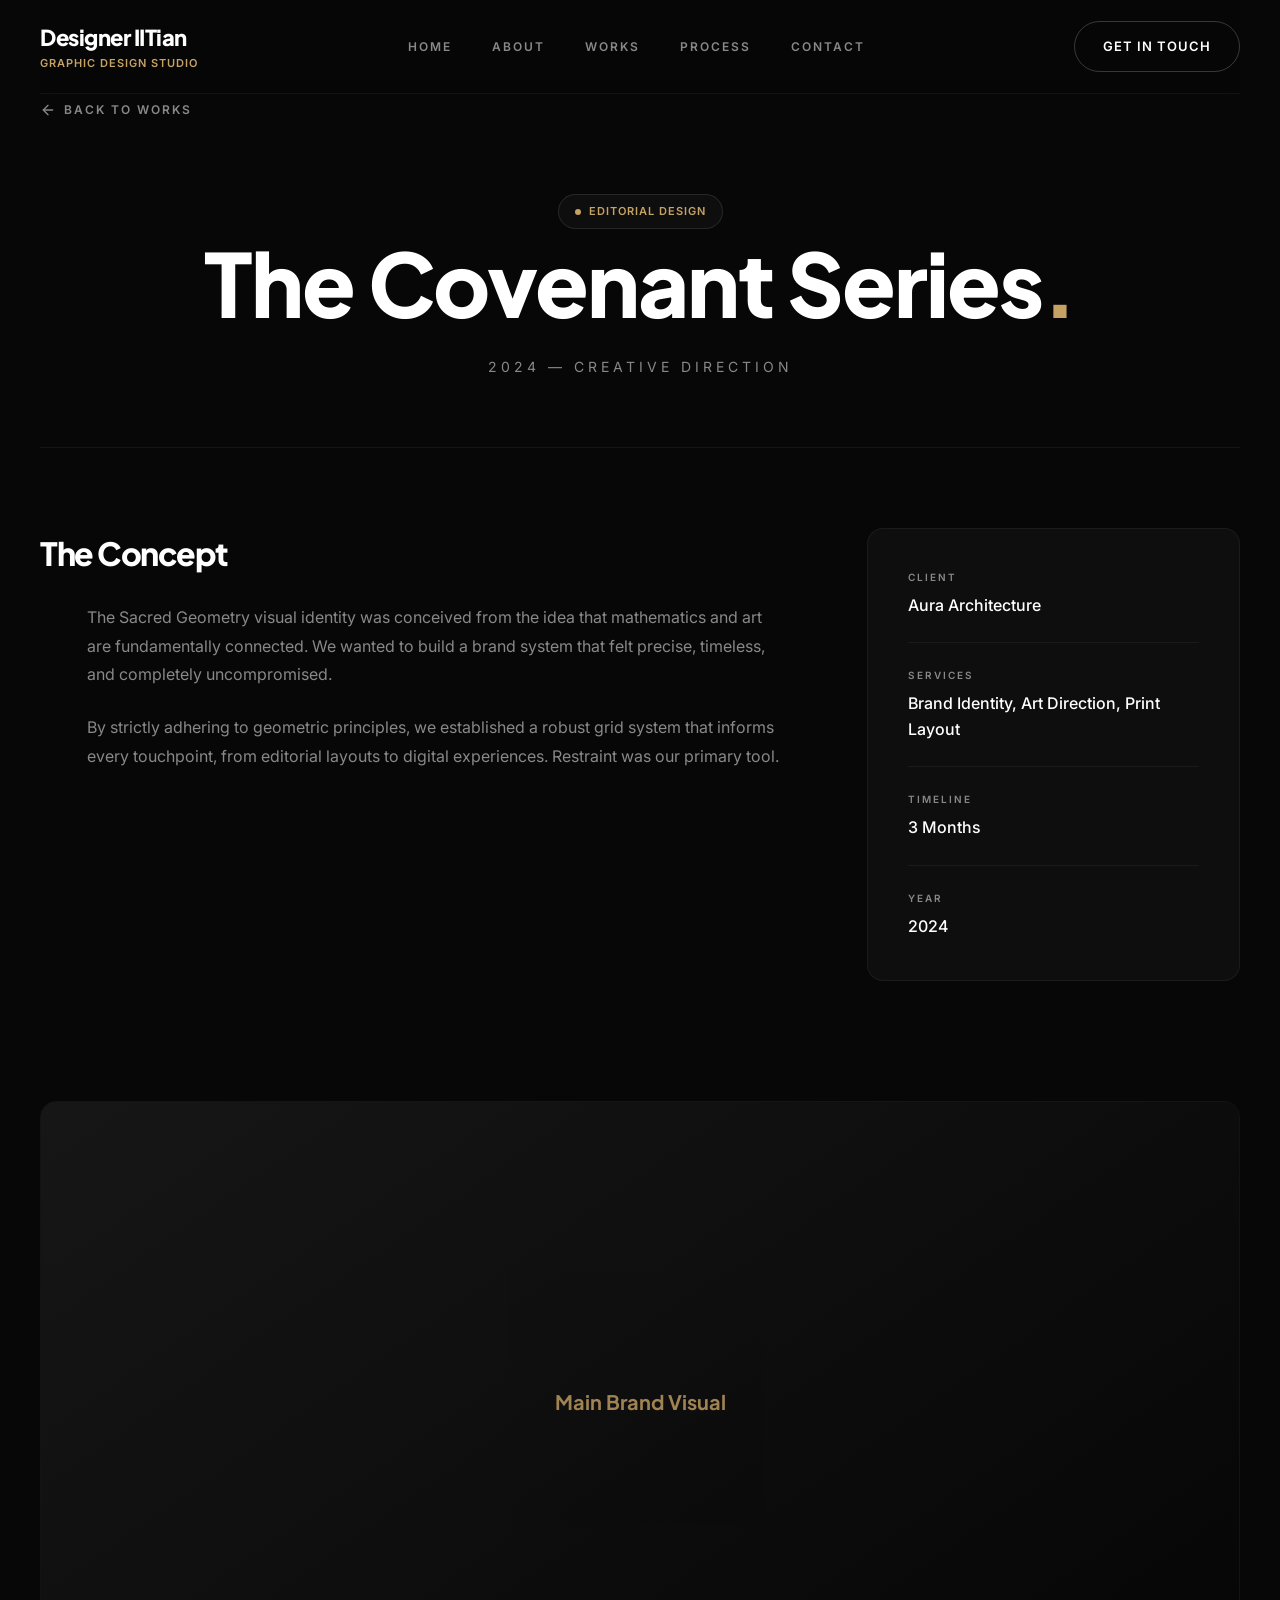
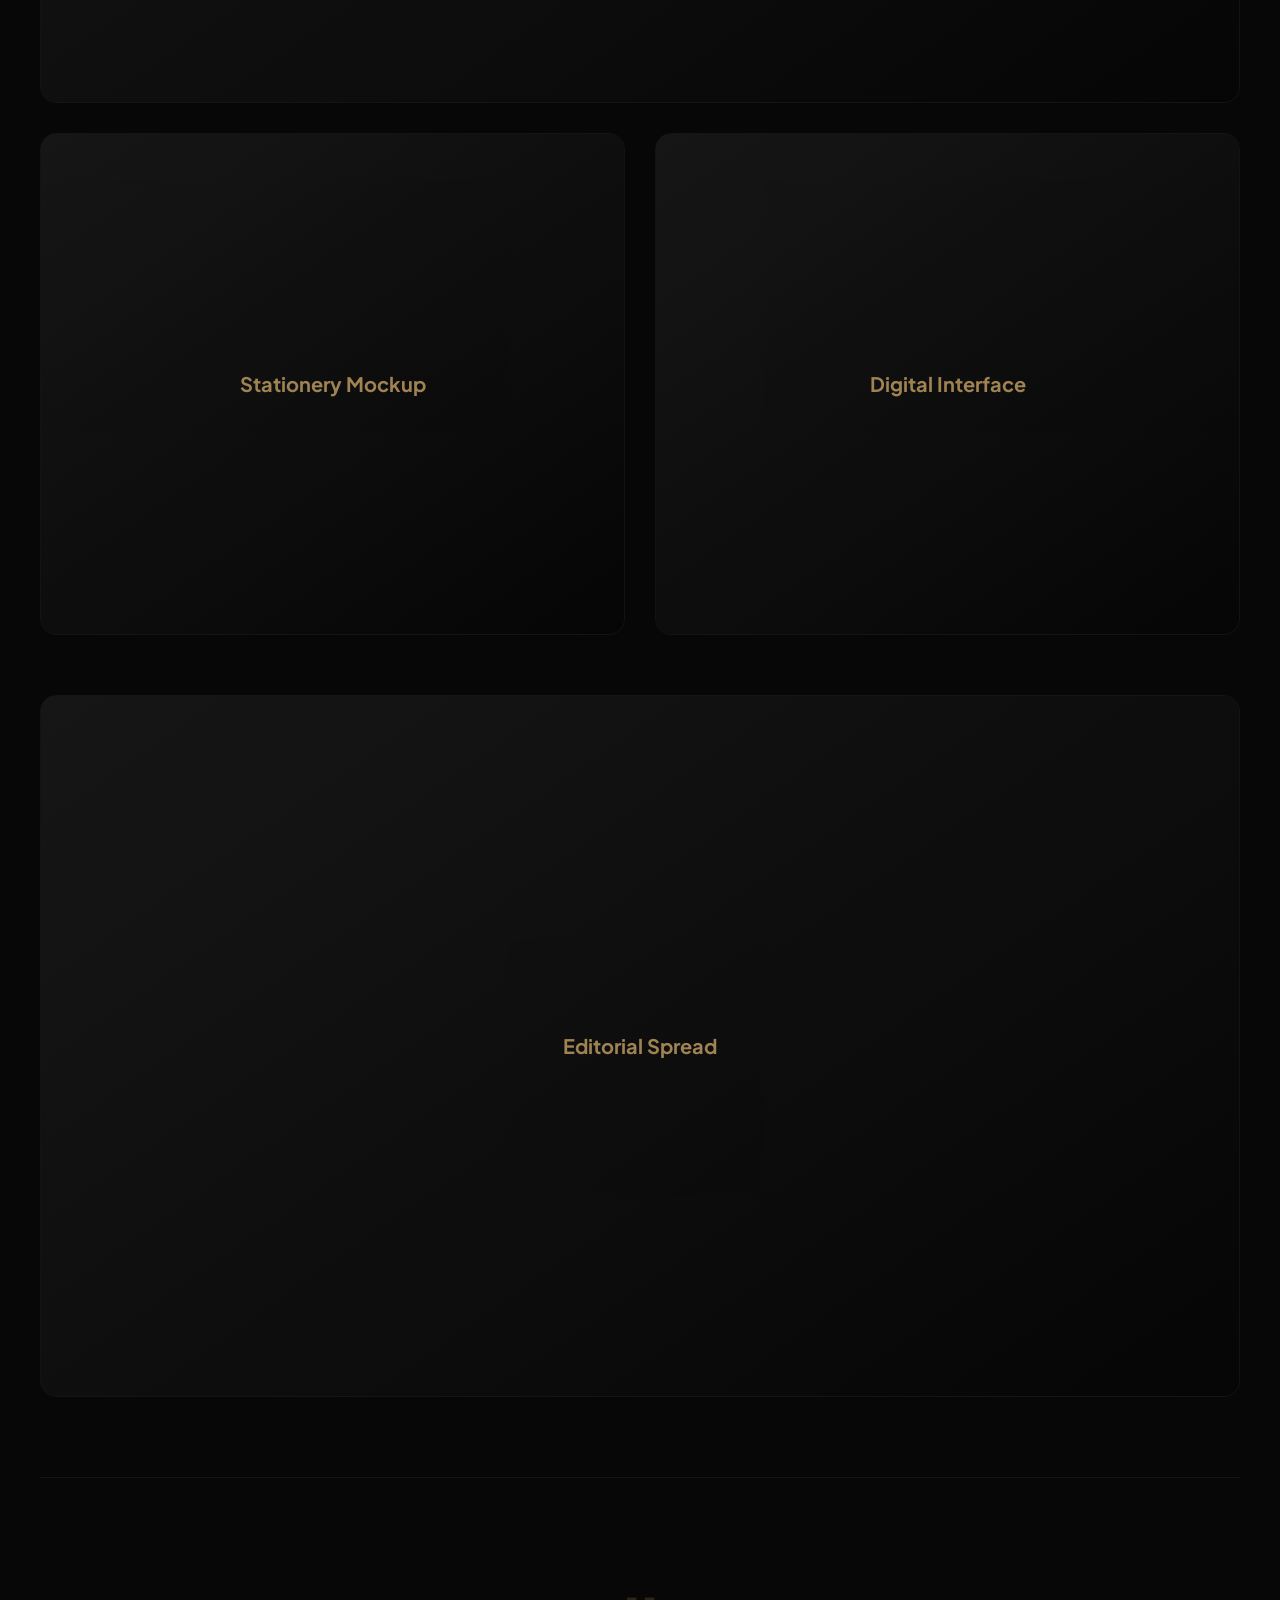
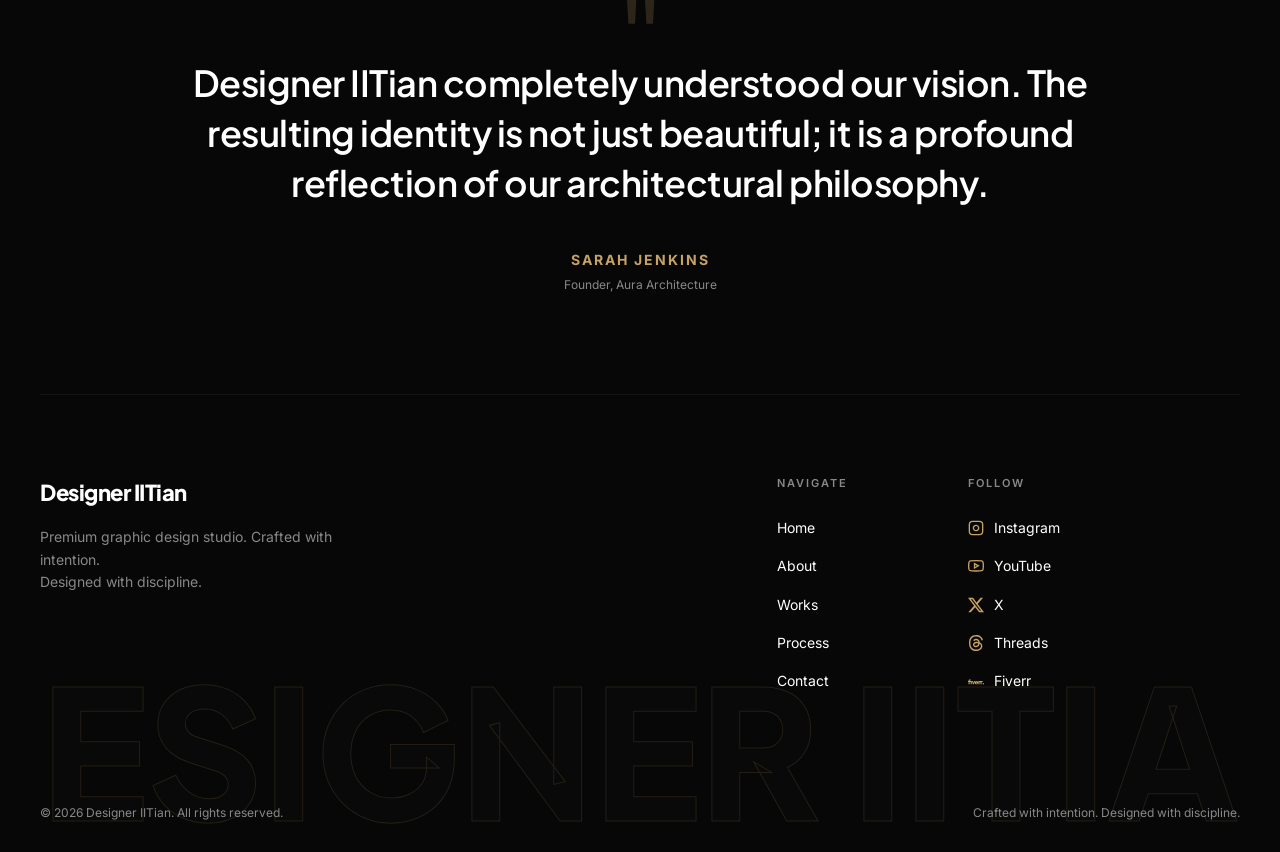
<file: work-covenant.html>
<!DOCTYPE html>
<html lang="en">
<head>
    <meta charset="UTF-8">
    <meta name="viewport" content="width=1400">
    <title>The Covenant Series - Designer IITian</title>
    <link rel="stylesheet" href="style.css">
</head>
<body>
    <!-- Back Arrow -->
    <a href="index.html#works" class="back-arrow-btn">
        <svg width="16" height="16" viewBox="0 0 24 24" fill="none" stroke="currentColor" stroke-width="2" stroke-linecap="round" stroke-linejoin="round"><line x1="19" y1="12" x2="5" y2="12"></line><polyline points="12 19 5 12 12 5"></polyline></svg>
        BACK TO WORKS
    </a>

    <div class="container">
        <!-- Navigation -->
        <nav class="navbar">
            <div class="logo-col">
                <a href="index.html" style="text-decoration:none; color:inherit; display:flex; flex-direction:column;">
                    <span class="logo">Designer IITian</span>
                    <span class="logo-sub">Graphic Design Studio</span>
                </a>
            </div>
            <div class="nav-links">
                <a href="index.html#home" class="nav-link">HOME</a>
                <a href="index.html#about" class="nav-link">ABOUT</a>
                <a href="index.html#works" class="nav-link active">WORKS</a>
                <a href="index.html#visual-language" class="nav-link">PROCESS</a>
                <a href="index.html#cta" class="nav-link">CONTACT</a>
            </div>
            <a href="index.html#contact" class="btn btn-outline">GET IN TOUCH</a>
        </nav>

        <!-- Project Hero Section -->
        <section class="project-hero">
            <div class="status-badge">
                <span class="status-dot"></span>
                EDITORIAL DESIGN
            </div>
            <h1 class="hero-title" style="font-size: 88px; margin-bottom: 24px;">The Covenant Series<span class="dot">.</span></h1>
            <div class="work-category" style="font-size: 14px; letter-spacing: 4px;">2024 &mdash; CREATIVE DIRECTION</div>
        </section>

        <!-- Project Info & Client Info -->
        <section class="project-details-section">
            <div class="project-details-grid">
                <div class="project-description">
                    <h3 class="contact-heading" style="font-size: 32px; margin-bottom: 24px;">The Concept</h3>
                    <p class="belief-text" style="font-size: 16px;">
                        The Sacred Geometry visual identity was conceived from the idea that mathematics and art are fundamentally connected. We wanted to build a brand system that felt precise, timeless, and completely uncompromised.
                    </p>
                    <p class="belief-text" style="font-size: 16px;">
                        By strictly adhering to geometric principles, we established a robust grid system that informs every touchpoint, from editorial layouts to digital experiences. Restraint was our primary tool.
                    </p>
                </div>
                <div class="client-info-box">
                    <div class="info-row">
                        <div class="info-label">CLIENT</div>
                        <div class="info-value">Aura Architecture</div>
                    </div>
                    <div class="info-row">
                        <div class="info-label">SERVICES</div>
                        <div class="info-value">Brand Identity, Art Direction, Print Layout</div>
                    </div>
                    <div class="info-row">
                        <div class="info-label">TIMELINE</div>
                        <div class="info-value">3 Months</div>
                    </div>
                    <div class="info-row">
                        <div class="info-label">YEAR</div>
                        <div class="info-value">2024</div>
                    </div>
                </div>
            </div>
        </section>

        <!-- Project Gallery -->
        <section class="project-gallery">
            <div class="gallery-image full-width">
                <div class="placeholder-img" style="height: 600px;">Main Brand Visual</div>
            </div>
            <div class="gallery-grid">
                <div class="gallery-image">
                    <div class="placeholder-img" style="height: 500px;">Stationery Mockup</div>
                </div>
                <div class="gallery-image">
                    <div class="placeholder-img" style="height: 500px;">Digital Interface</div>
                </div>
            </div>
            <div class="gallery-image full-width" style="margin-top: 30px;">
                <div class="placeholder-img" style="height: 700px;">Editorial Spread</div>
            </div>
        </section>

        <!-- Client Testimonial -->
        <section class="testimonial-section">
            <div class="testimonial-block">
                <div class="quote-icon">"</div>
                <h2 class="testimonial-text">Designer IITian completely understood our vision. The resulting identity is not just beautiful; it is a profound reflection of our architectural philosophy.</h2>
                <div class="testimonial-author">
                    <div class="author-name">Sarah Jenkins</div>
                    <div class="author-role">Founder, Aura Architecture</div>
                </div>
            </div>
        </section>

        <!-- Footer -->
        <footer class="footer">
            <div class="footer-top">
                <div class="footer-brand">
                    <div class="logo">Designer IITian</div>
                    <p class="footer-desc">Premium graphic design studio. Crafted with intention.<br>Designed with discipline.</p>
                </div>
                
                <div class="footer-links">
                    <div class="footer-col">
                        <h4 class="footer-heading">NAVIGATE</h4>
                        <a href="index.html#home" class="footer-link">Home</a>
                        <a href="index.html#about" class="footer-link">About</a>
                        <a href="index.html#works" class="footer-link">Works</a>
                        <a href="index.html#visual-language" class="footer-link">Process</a>
                        <a href="index.html#cta" class="footer-link">Contact</a>
                    </div>
                    
                    <div class="footer-col">
                        <h4 class="footer-heading">FOLLOW</h4>
                        <a href="https://www.instagram.com/designer.iitian" target="_blank" rel="noopener noreferrer" class="footer-link"><svg width="16" height="16" viewBox="0 0 24 24" fill="none"
                                stroke="currentColor" stroke-width="2">
                                <rect x="2" y="2" width="20" height="20" rx="5" ry="5"></rect>
                                <path d="M16 11.37A4 4 0 1 1 12.63 8 4 4 0 0 1 16 11.37z"></path>
                                <line x1="17.5" y1="6.5" x2="17.51" y2="6.5"></line>
                            </svg> Instagram</a>
                        <a href="https://www.youtube.com/@designer.iitian" target="_blank" rel="noopener noreferrer" class="footer-link"><svg width="16" height="16" viewBox="0 0 24 24" fill="none"
                                stroke="currentColor" stroke-width="2">
                                <path
                                    d="M22.54 6.42a2.78 2.78 0 0 0-1.94-2C18.88 4 12 4 12 4s-6.88 0-8.6.46a2.78 2.78 0 0 0-1.94 2A29 29 0 0 0 1 11.75a29 29 0 0 0 .46 5.33A2.78 2.78 0 0 0 3.4 19c1.72.46 8.6.46 8.6.46s6.88 0 8.6-.46a2.78 2.78 0 0 0 1.94-2 29 29 0 0 0 .46-5.25 29 29 0 0 0-.46-5.33z">
                                </path>
                                <polygon points="9.75 15.02 15.5 11.75 9.75 8.48 9.75 15.02"></polygon>
                            </svg> YouTube</a>
                        <a href="https://x.com/designer_iitian" target="_blank" rel="noopener noreferrer" class="footer-link">
                            <!-- X Logo Icon -->
                            <svg width="16" height="16" viewBox="0 0 24 24" fill="currentColor">
                                <path
                                    d="M18.901 1.153h3.68l-8.04 9.19L24 22.846h-7.406l-5.8-7.584-6.638 7.584H.474l8.6-9.83L0 1.154h7.594l5.243 6.932ZM17.61 20.644h2.039L6.486 3.24H4.298Z">
                                </path>
                            </svg> X
                        </a>
                        <a href="https://www.threads.com/@designer.iitian" target="_blank" rel="noopener noreferrer" class="footer-link"><svg width="16" height="16" viewBox="0 0 24 24"
                                fill="currentColor">
                                <path
                                    d="M12.186 24h-.007c-3.581-.024-6.334-1.205-8.184-3.509C2.35 18.44 1.5 15.586 1.472 12.01v-.017c.03-3.579.879-6.43 2.525-8.482C5.845 1.205 8.6.024 12.18 0h.014c2.746.02 5.043.725 6.826 2.098 1.677 1.29 2.858 3.13 3.509 5.467l-2.04.569c-1.104-3.96-3.898-5.984-8.304-6.015-2.91.022-5.11.936-6.54 2.717C4.307 6.504 3.616 8.914 3.589 12c.027 3.086.718 5.496 2.057 7.164 1.43 1.783 3.631 2.698 6.54 2.717 2.623-.02 4.358-.631 5.8-2.045 1.647-1.613 1.618-3.593 1.09-4.798-.31-.71-.873-1.3-1.634-1.75-.192 1.352-.622 2.446-1.284 3.272-.886 1.102-2.14 1.704-3.73 1.79-1.202.065-2.361-.218-3.259-.801-1.063-.689-1.685-1.74-1.752-2.964-.065-1.19.408-2.285 1.33-3.082.88-.76 2.119-1.207 3.583-1.291a13.853 13.853 0 0 1 3.02.142c-.126-.742-.375-1.332-.75-1.757-.513-.586-1.308-.883-2.359-.89h-.029c-.844 0-1.992.232-2.721 1.32L7.734 7.847c.98-1.454 2.568-2.256 4.478-2.256h.044c3.194.02 5.097 1.975 5.287 5.388.108.046.216.094.321.142 1.49.7 2.58 1.761 3.154 3.07.797 1.82.871 4.79-1.548 7.158-1.85 1.81-4.094 2.628-7.277 2.65Zm1.003-11.69c-.242 0-.487.007-.739.021-1.836.103-2.98.946-2.916 2.143.067 1.256 1.452 1.839 2.784 1.767 1.224-.065 2.818-.543 3.086-3.71a10.5 10.5 0 0 0-2.215-.221z" />
                            </svg> Threads</a>
                        <a href="#" class="footer-link"><svg width="16" height="16" viewBox="0 0 24 24"
                                fill="currentColor">
                                <path
                                    d="M23.004 15.588a.995.995 0 1 0 .002-1.99.995.995 0 0 0-.002 1.99zm-.996-3.705h-.85c-.546 0-.84.41-.84 1.092v2.466h-1.61v-3.558h-.684c-.547 0-.84.41-.84 1.092v2.466h-1.61v-4.874h1.61v.74c.264-.574.626-.74 1.163-.74h1.972v.74c.264-.574.625-.74 1.162-.74h.527v1.316zm-6.786 1.501h-3.359c.088.546.43.858 1.006.858.43 0 .732-.175.83-.487l1.425.4c-.351.848-1.22 1.364-2.255 1.364-1.748 0-2.549-1.355-2.549-2.515 0-1.14.703-2.505 2.45-2.505 1.856 0 2.471 1.384 2.471 2.408 0 .224-.01.37-.02.477zm-1.562-.945c-.04-.42-.342-.81-.889-.81-.508 0-.81.225-.908.81h1.797zM7.508 15.44h1.416l1.767-4.874h-1.62l-.86 2.837-.878-2.837H5.72l1.787 4.874zm-6.6 0H2.51v-3.558h1.524v3.558h1.591v-4.874H2.51v-.302c0-.332.235-.536.606-.536h.918V8.412H2.85c-1.162 0-1.943.712-1.943 1.755v.4H0v1.316h.908v3.558z" />
                            </svg> Fiverr</a>
                    </div>
                </div>
            </div>
            
            <div class="footer-bottom">
                <div class="footer-copyright">&copy; 2026 Designer IITian. All rights reserved.</div>
                <div class="footer-slogan">Crafted with intention. Designed with discipline.</div>
            </div>
            
            <div class="footer-watermark">DESIGNER IITIAN</div>
        </footer>
    </div>

    <a href="#" class="scroll-top-btn">&uarr;</a>

    <!-- Custom Cursor -->
    <div class="custom-cursor">View</div>

    <script src="script.js"></script>
</body>
</html>
</file>
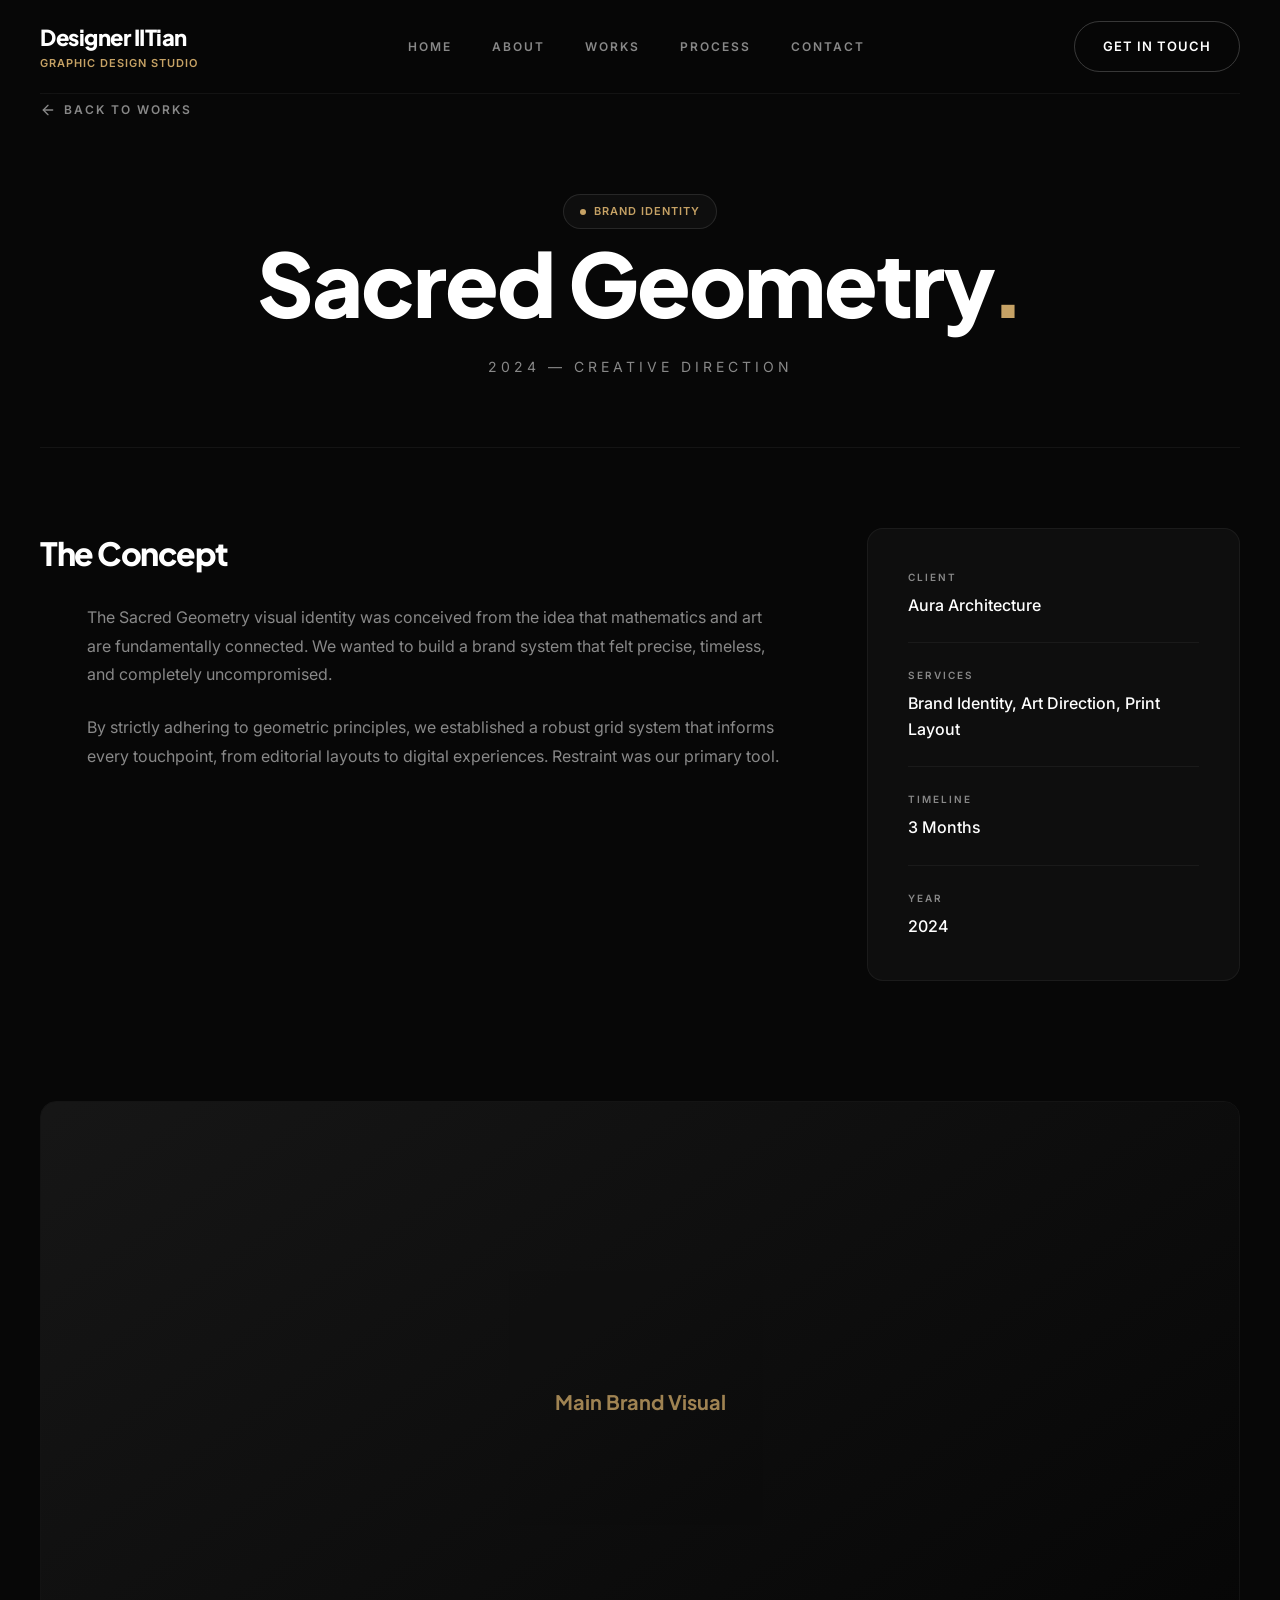
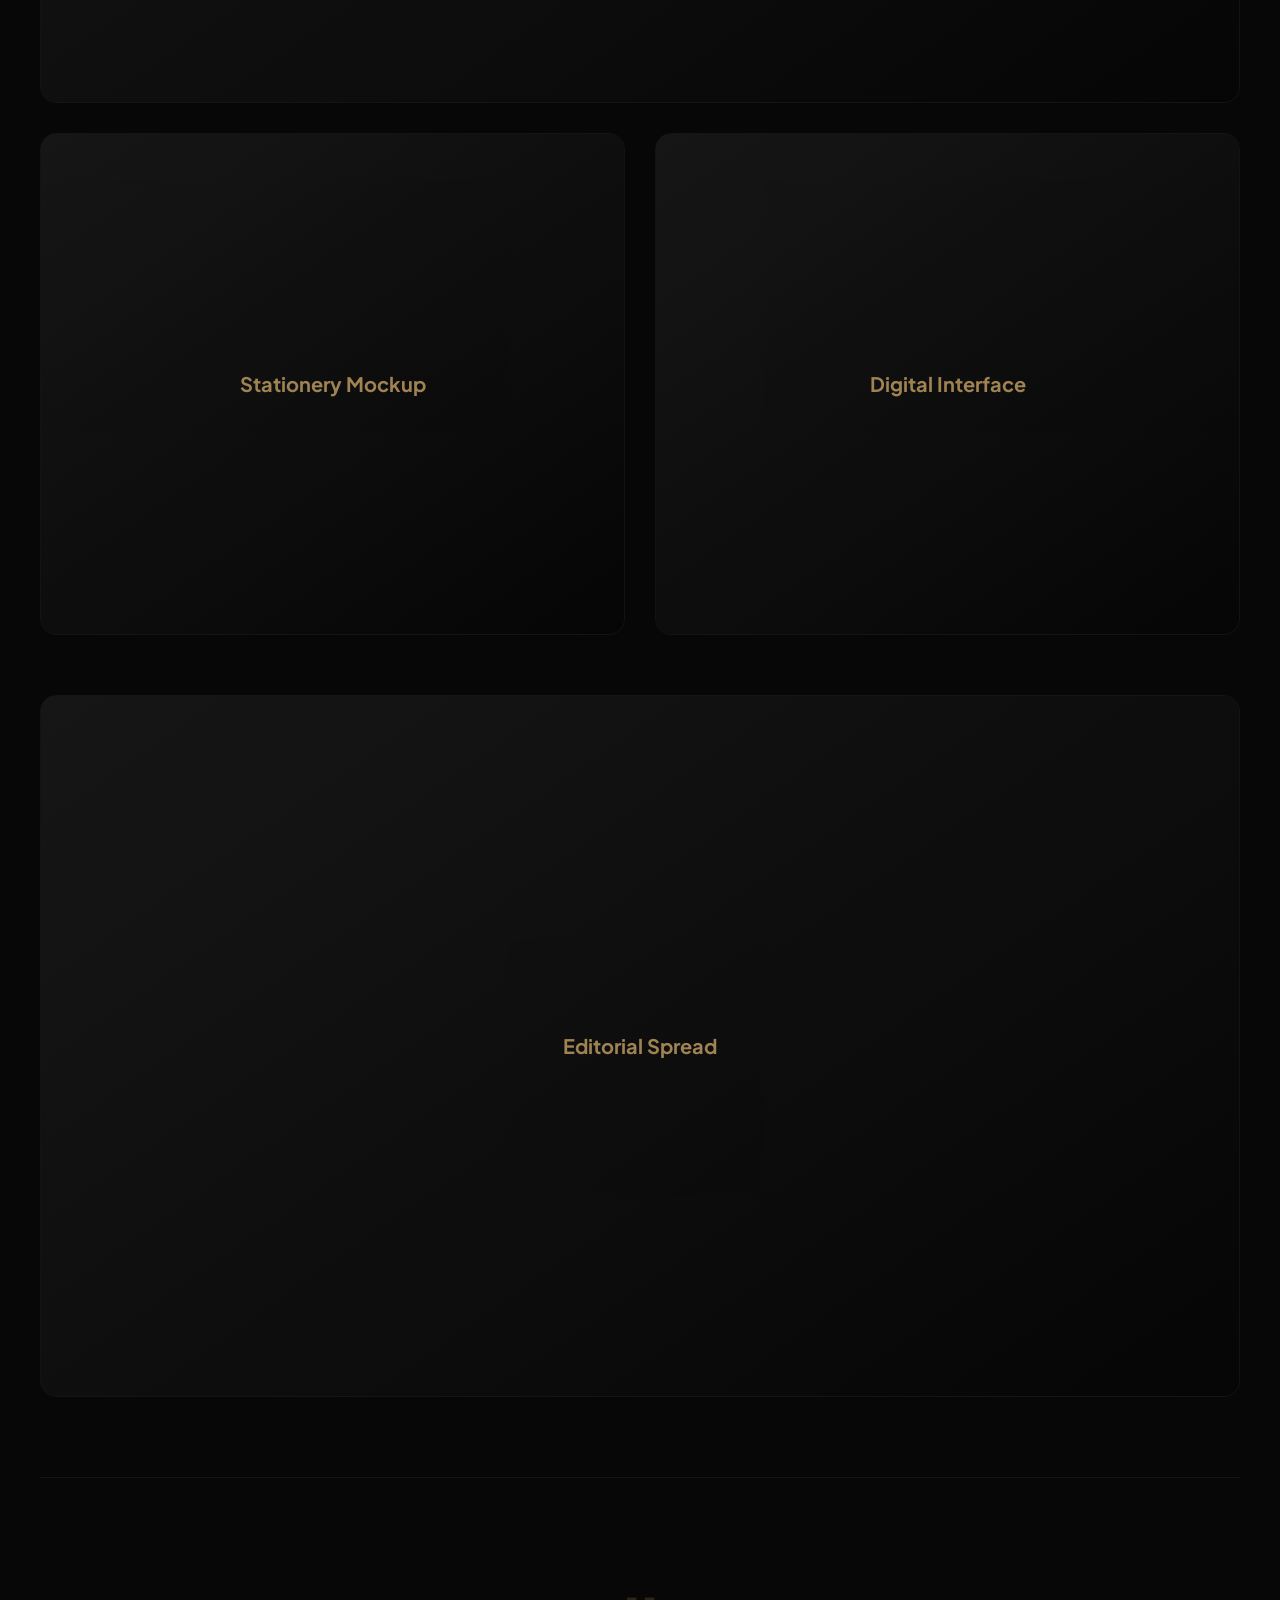
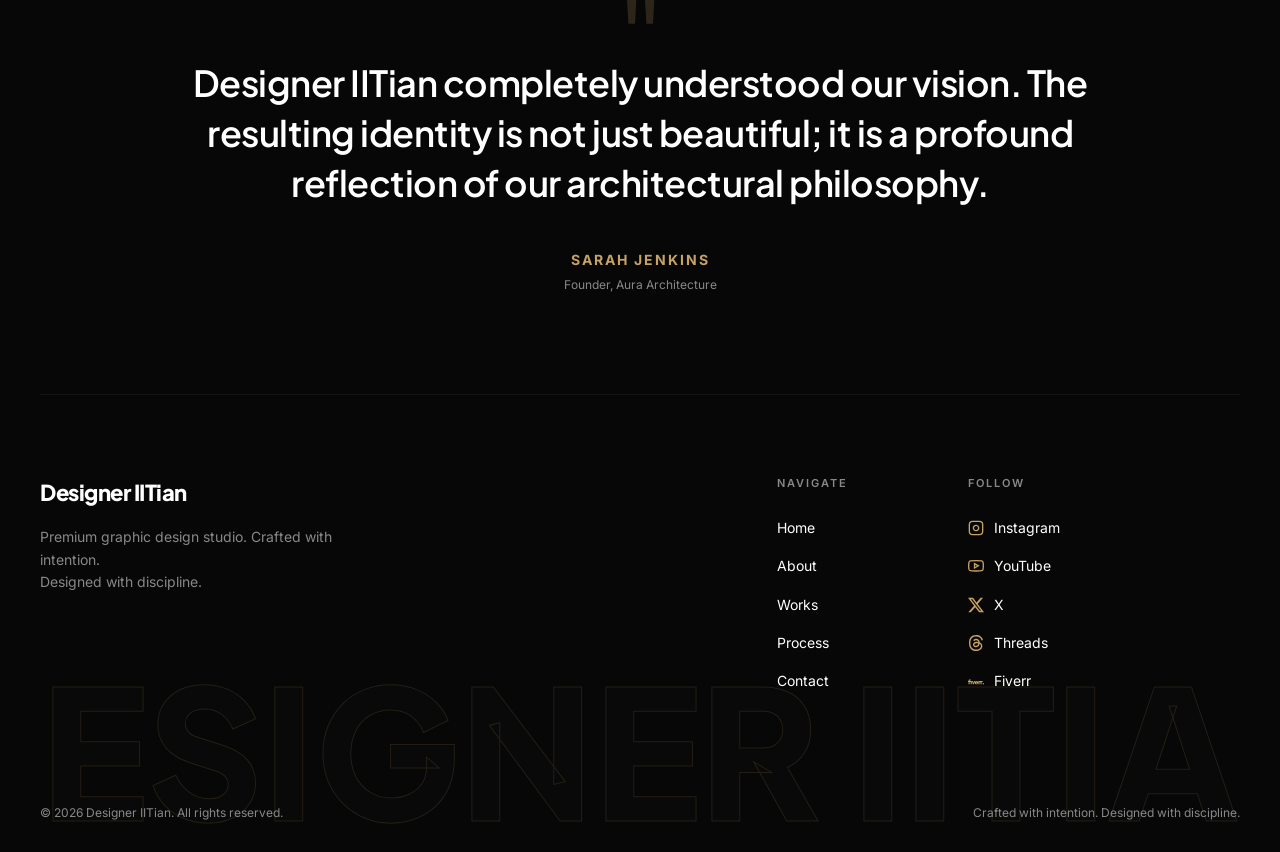
<file: work-detail.html>
<!DOCTYPE html>
<html lang="en">
<head>
    <meta charset="UTF-8">
    <meta name="viewport" content="width=1400">
    <title>Sacred Geometry - Designer IITian</title>
    <link rel="stylesheet" href="style.css">
</head>
<body>
    <!-- Back Arrow -->
    <a href="index.html#works" class="back-arrow-btn">
        <svg width="16" height="16" viewBox="0 0 24 24" fill="none" stroke="currentColor" stroke-width="2" stroke-linecap="round" stroke-linejoin="round"><line x1="19" y1="12" x2="5" y2="12"></line><polyline points="12 19 5 12 12 5"></polyline></svg>
        BACK TO WORKS
    </a>

    <div class="container">
        <!-- Navigation -->
        <nav class="navbar">
            <div class="logo-col">
                <a href="index.html" style="text-decoration:none; color:inherit; display:flex; flex-direction:column;">
                    <span class="logo">Designer IITian</span>
                    <span class="logo-sub">Graphic Design Studio</span>
                </a>
            </div>
            <div class="nav-links">
                <a href="index.html#home" class="nav-link">HOME</a>
                <a href="index.html#about" class="nav-link">ABOUT</a>
                <a href="index.html#works" class="nav-link active">WORKS</a>
                <a href="index.html#visual-language" class="nav-link">PROCESS</a>
                <a href="index.html#cta" class="nav-link">CONTACT</a>
            </div>
            <a href="index.html#contact" class="btn btn-outline">GET IN TOUCH</a>
        </nav>

        <!-- Project Hero Section -->
        <section class="project-hero">
            <div class="status-badge">
                <span class="status-dot"></span>
                BRAND IDENTITY
            </div>
            <h1 class="hero-title" style="font-size: 88px; margin-bottom: 24px;">Sacred Geometry<span class="dot">.</span></h1>
            <div class="work-category" style="font-size: 14px; letter-spacing: 4px;">2024 &mdash; CREATIVE DIRECTION</div>
        </section>

        <!-- Project Info & Client Info -->
        <section class="project-details-section">
            <div class="project-details-grid">
                <div class="project-description">
                    <h3 class="contact-heading" style="font-size: 32px; margin-bottom: 24px;">The Concept</h3>
                    <p class="belief-text" style="font-size: 16px;">
                        The Sacred Geometry visual identity was conceived from the idea that mathematics and art are fundamentally connected. We wanted to build a brand system that felt precise, timeless, and completely uncompromised.
                    </p>
                    <p class="belief-text" style="font-size: 16px;">
                        By strictly adhering to geometric principles, we established a robust grid system that informs every touchpoint, from editorial layouts to digital experiences. Restraint was our primary tool.
                    </p>
                </div>
                <div class="client-info-box">
                    <div class="info-row">
                        <div class="info-label">CLIENT</div>
                        <div class="info-value">Aura Architecture</div>
                    </div>
                    <div class="info-row">
                        <div class="info-label">SERVICES</div>
                        <div class="info-value">Brand Identity, Art Direction, Print Layout</div>
                    </div>
                    <div class="info-row">
                        <div class="info-label">TIMELINE</div>
                        <div class="info-value">3 Months</div>
                    </div>
                    <div class="info-row">
                        <div class="info-label">YEAR</div>
                        <div class="info-value">2024</div>
                    </div>
                </div>
            </div>
        </section>

        <!-- Project Gallery -->
        <section class="project-gallery">
            <div class="gallery-image full-width">
                <div class="placeholder-img" style="height: 600px;">Main Brand Visual</div>
            </div>
            <div class="gallery-grid">
                <div class="gallery-image">
                    <div class="placeholder-img" style="height: 500px;">Stationery Mockup</div>
                </div>
                <div class="gallery-image">
                    <div class="placeholder-img" style="height: 500px;">Digital Interface</div>
                </div>
            </div>
            <div class="gallery-image full-width" style="margin-top: 30px;">
                <div class="placeholder-img" style="height: 700px;">Editorial Spread</div>
            </div>
        </section>

        <!-- Client Testimonial -->
        <section class="testimonial-section">
            <div class="testimonial-block">
                <div class="quote-icon">"</div>
                <h2 class="testimonial-text">Designer IITian completely understood our vision. The resulting identity is not just beautiful; it is a profound reflection of our architectural philosophy.</h2>
                <div class="testimonial-author">
                    <div class="author-name">Sarah Jenkins</div>
                    <div class="author-role">Founder, Aura Architecture</div>
                </div>
            </div>
        </section>

        <!-- Footer -->
        <footer class="footer">
            <div class="footer-top">
                <div class="footer-brand">
                    <div class="logo">Designer IITian</div>
                    <p class="footer-desc">Premium graphic design studio. Crafted with intention.<br>Designed with discipline.</p>
                </div>
                
                <div class="footer-links">
                    <div class="footer-col">
                        <h4 class="footer-heading">NAVIGATE</h4>
                        <a href="index.html#home" class="footer-link">Home</a>
                        <a href="index.html#about" class="footer-link">About</a>
                        <a href="index.html#works" class="footer-link">Works</a>
                        <a href="index.html#visual-language" class="footer-link">Process</a>
                        <a href="index.html#cta" class="footer-link">Contact</a>
                    </div>
                    
                    <div class="footer-col">
                        <h4 class="footer-heading">FOLLOW</h4>
                        <a href="https://www.instagram.com/designer.iitian" target="_blank" rel="noopener noreferrer" class="footer-link"><svg width="16" height="16" viewBox="0 0 24 24" fill="none"
                                stroke="currentColor" stroke-width="2">
                                <rect x="2" y="2" width="20" height="20" rx="5" ry="5"></rect>
                                <path d="M16 11.37A4 4 0 1 1 12.63 8 4 4 0 0 1 16 11.37z"></path>
                                <line x1="17.5" y1="6.5" x2="17.51" y2="6.5"></line>
                            </svg> Instagram</a>
                        <a href="https://www.youtube.com/@designer.iitian" target="_blank" rel="noopener noreferrer" class="footer-link"><svg width="16" height="16" viewBox="0 0 24 24" fill="none"
                                stroke="currentColor" stroke-width="2">
                                <path
                                    d="M22.54 6.42a2.78 2.78 0 0 0-1.94-2C18.88 4 12 4 12 4s-6.88 0-8.6.46a2.78 2.78 0 0 0-1.94 2A29 29 0 0 0 1 11.75a29 29 0 0 0 .46 5.33A2.78 2.78 0 0 0 3.4 19c1.72.46 8.6.46 8.6.46s6.88 0 8.6-.46a2.78 2.78 0 0 0 1.94-2 29 29 0 0 0 .46-5.25 29 29 0 0 0-.46-5.33z">
                                </path>
                                <polygon points="9.75 15.02 15.5 11.75 9.75 8.48 9.75 15.02"></polygon>
                            </svg> YouTube</a>
                        <a href="https://x.com/designer_iitian" target="_blank" rel="noopener noreferrer" class="footer-link">
                            <!-- X Logo Icon -->
                            <svg width="16" height="16" viewBox="0 0 24 24" fill="currentColor">
                                <path
                                    d="M18.901 1.153h3.68l-8.04 9.19L24 22.846h-7.406l-5.8-7.584-6.638 7.584H.474l8.6-9.83L0 1.154h7.594l5.243 6.932ZM17.61 20.644h2.039L6.486 3.24H4.298Z">
                                </path>
                            </svg> X
                        </a>
                        <a href="https://www.threads.com/@designer.iitian" target="_blank" rel="noopener noreferrer" class="footer-link"><svg width="16" height="16" viewBox="0 0 24 24"
                                fill="currentColor">
                                <path
                                    d="M12.186 24h-.007c-3.581-.024-6.334-1.205-8.184-3.509C2.35 18.44 1.5 15.586 1.472 12.01v-.017c.03-3.579.879-6.43 2.525-8.482C5.845 1.205 8.6.024 12.18 0h.014c2.746.02 5.043.725 6.826 2.098 1.677 1.29 2.858 3.13 3.509 5.467l-2.04.569c-1.104-3.96-3.898-5.984-8.304-6.015-2.91.022-5.11.936-6.54 2.717C4.307 6.504 3.616 8.914 3.589 12c.027 3.086.718 5.496 2.057 7.164 1.43 1.783 3.631 2.698 6.54 2.717 2.623-.02 4.358-.631 5.8-2.045 1.647-1.613 1.618-3.593 1.09-4.798-.31-.71-.873-1.3-1.634-1.75-.192 1.352-.622 2.446-1.284 3.272-.886 1.102-2.14 1.704-3.73 1.79-1.202.065-2.361-.218-3.259-.801-1.063-.689-1.685-1.74-1.752-2.964-.065-1.19.408-2.285 1.33-3.082.88-.76 2.119-1.207 3.583-1.291a13.853 13.853 0 0 1 3.02.142c-.126-.742-.375-1.332-.75-1.757-.513-.586-1.308-.883-2.359-.89h-.029c-.844 0-1.992.232-2.721 1.32L7.734 7.847c.98-1.454 2.568-2.256 4.478-2.256h.044c3.194.02 5.097 1.975 5.287 5.388.108.046.216.094.321.142 1.49.7 2.58 1.761 3.154 3.07.797 1.82.871 4.79-1.548 7.158-1.85 1.81-4.094 2.628-7.277 2.65Zm1.003-11.69c-.242 0-.487.007-.739.021-1.836.103-2.98.946-2.916 2.143.067 1.256 1.452 1.839 2.784 1.767 1.224-.065 2.818-.543 3.086-3.71a10.5 10.5 0 0 0-2.215-.221z" />
                            </svg> Threads</a>
                        <a href="#" class="footer-link"><svg width="16" height="16" viewBox="0 0 24 24"
                                fill="currentColor">
                                <path
                                    d="M23.004 15.588a.995.995 0 1 0 .002-1.99.995.995 0 0 0-.002 1.99zm-.996-3.705h-.85c-.546 0-.84.41-.84 1.092v2.466h-1.61v-3.558h-.684c-.547 0-.84.41-.84 1.092v2.466h-1.61v-4.874h1.61v.74c.264-.574.626-.74 1.163-.74h1.972v.74c.264-.574.625-.74 1.162-.74h.527v1.316zm-6.786 1.501h-3.359c.088.546.43.858 1.006.858.43 0 .732-.175.83-.487l1.425.4c-.351.848-1.22 1.364-2.255 1.364-1.748 0-2.549-1.355-2.549-2.515 0-1.14.703-2.505 2.45-2.505 1.856 0 2.471 1.384 2.471 2.408 0 .224-.01.37-.02.477zm-1.562-.945c-.04-.42-.342-.81-.889-.81-.508 0-.81.225-.908.81h1.797zM7.508 15.44h1.416l1.767-4.874h-1.62l-.86 2.837-.878-2.837H5.72l1.787 4.874zm-6.6 0H2.51v-3.558h1.524v3.558h1.591v-4.874H2.51v-.302c0-.332.235-.536.606-.536h.918V8.412H2.85c-1.162 0-1.943.712-1.943 1.755v.4H0v1.316h.908v3.558z" />
                            </svg> Fiverr</a>
                    </div>
                </div>
            </div>
            
            <div class="footer-bottom">
                <div class="footer-copyright">&copy; 2026 Designer IITian. All rights reserved.</div>
                <div class="footer-slogan">Crafted with intention. Designed with discipline.</div>
            </div>
            
            <div class="footer-watermark">DESIGNER IITIAN</div>
        </footer>
    </div>

    <a href="#" class="scroll-top-btn">&uarr;</a>

    <!-- Custom Cursor -->
    <div class="custom-cursor">View</div>

    <script src="script.js"></script>
</body>
</html>
</file>
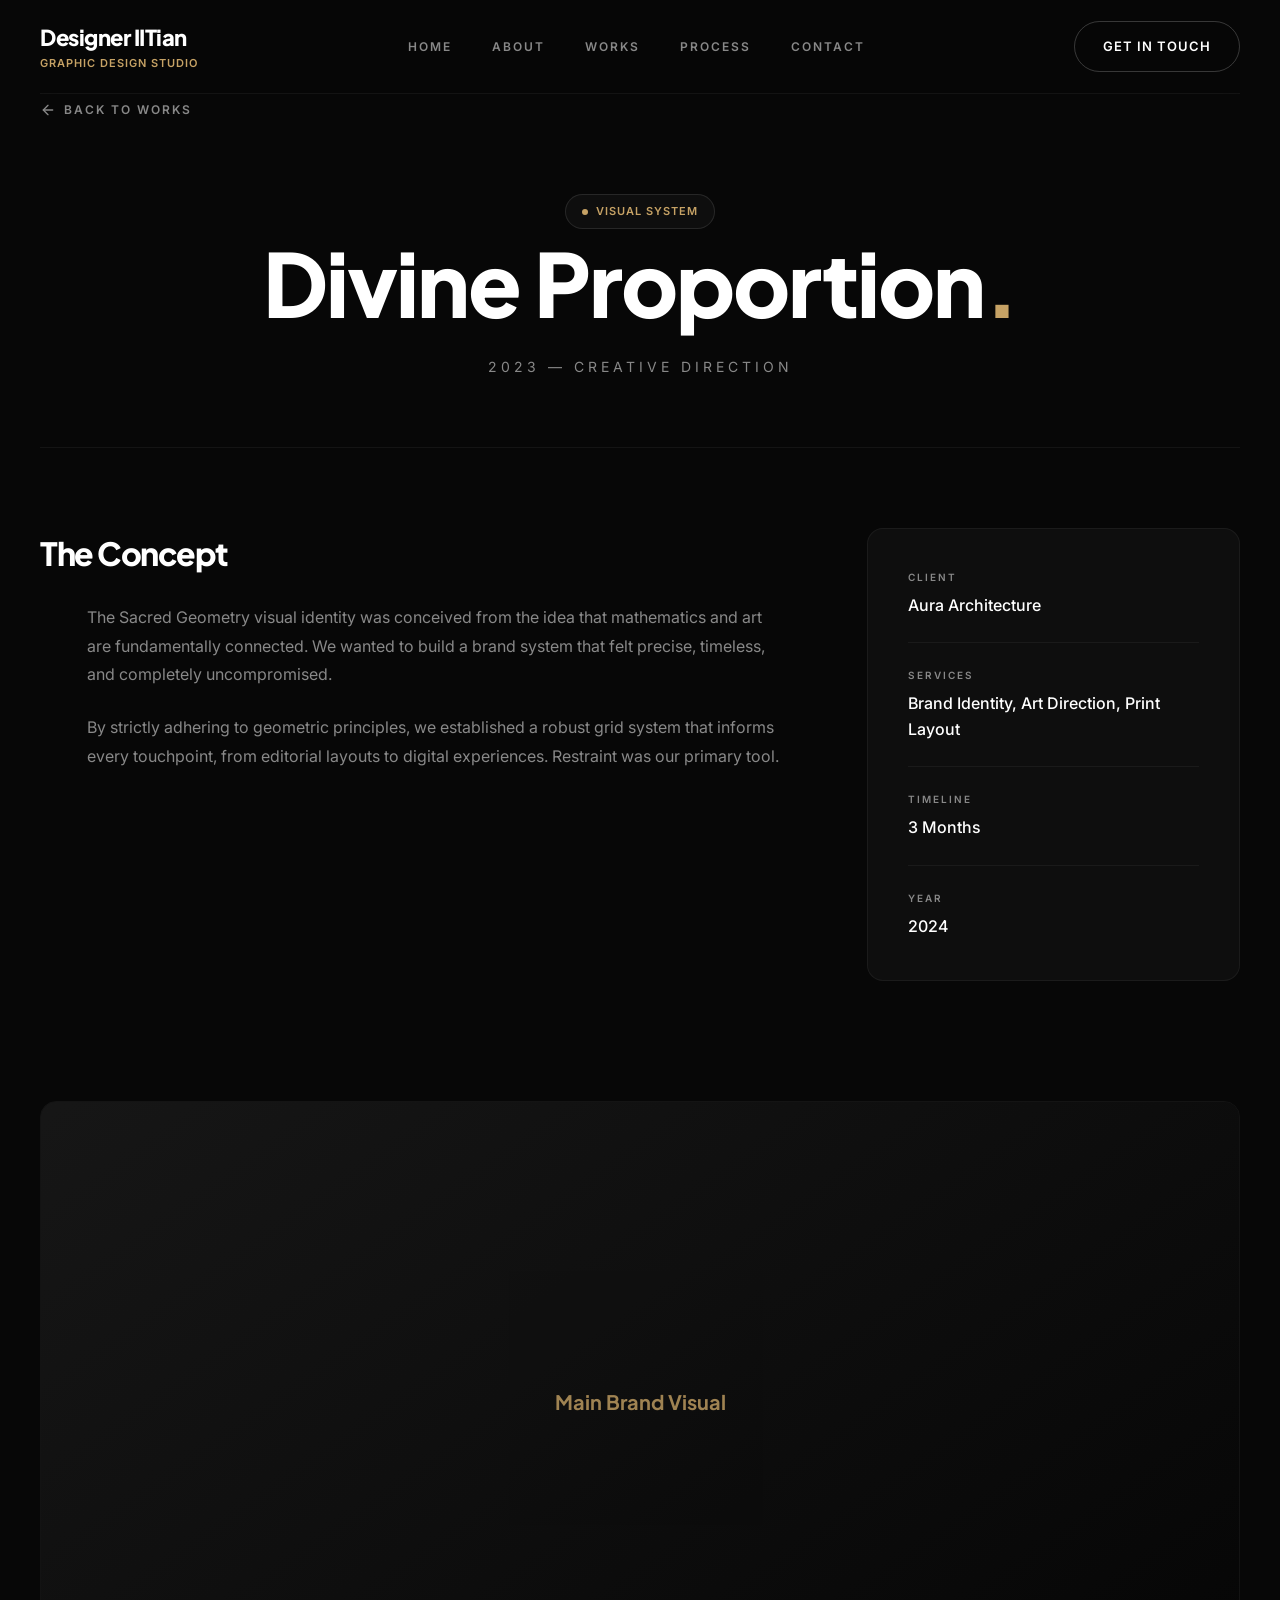
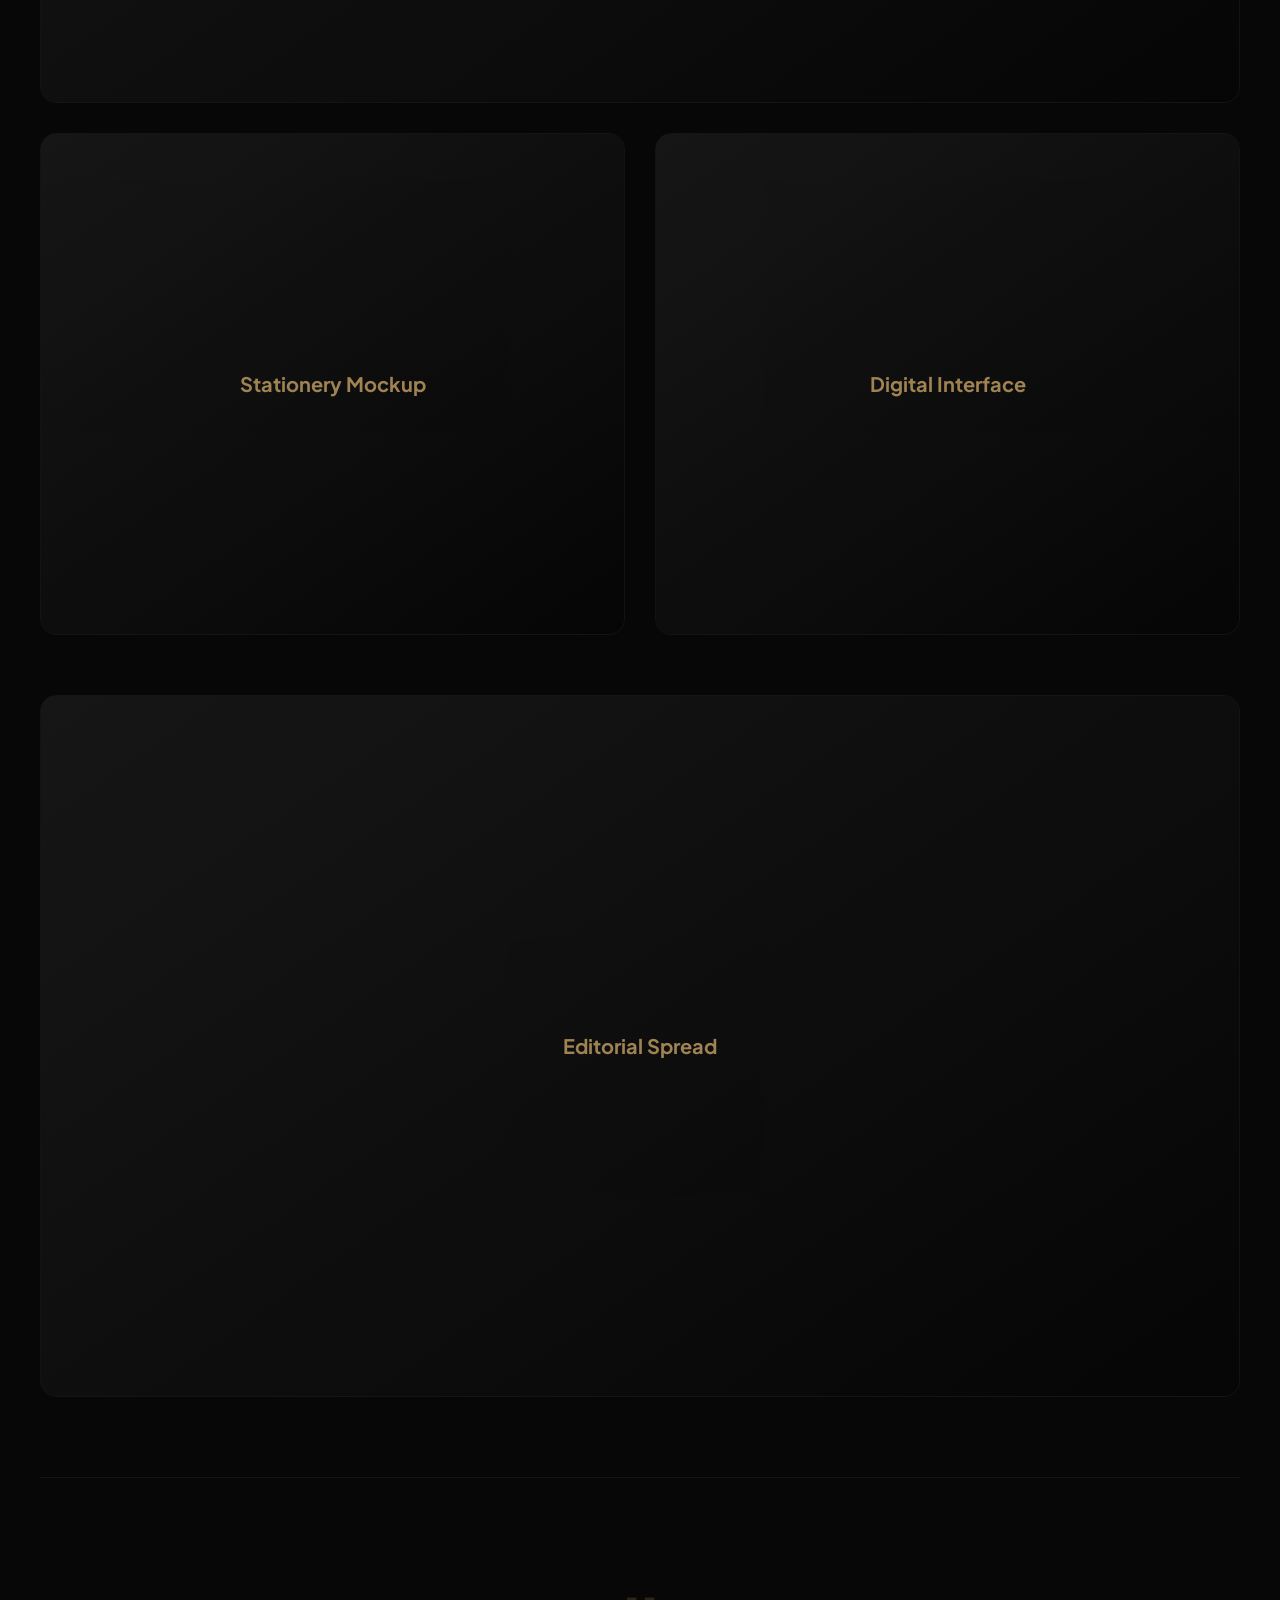
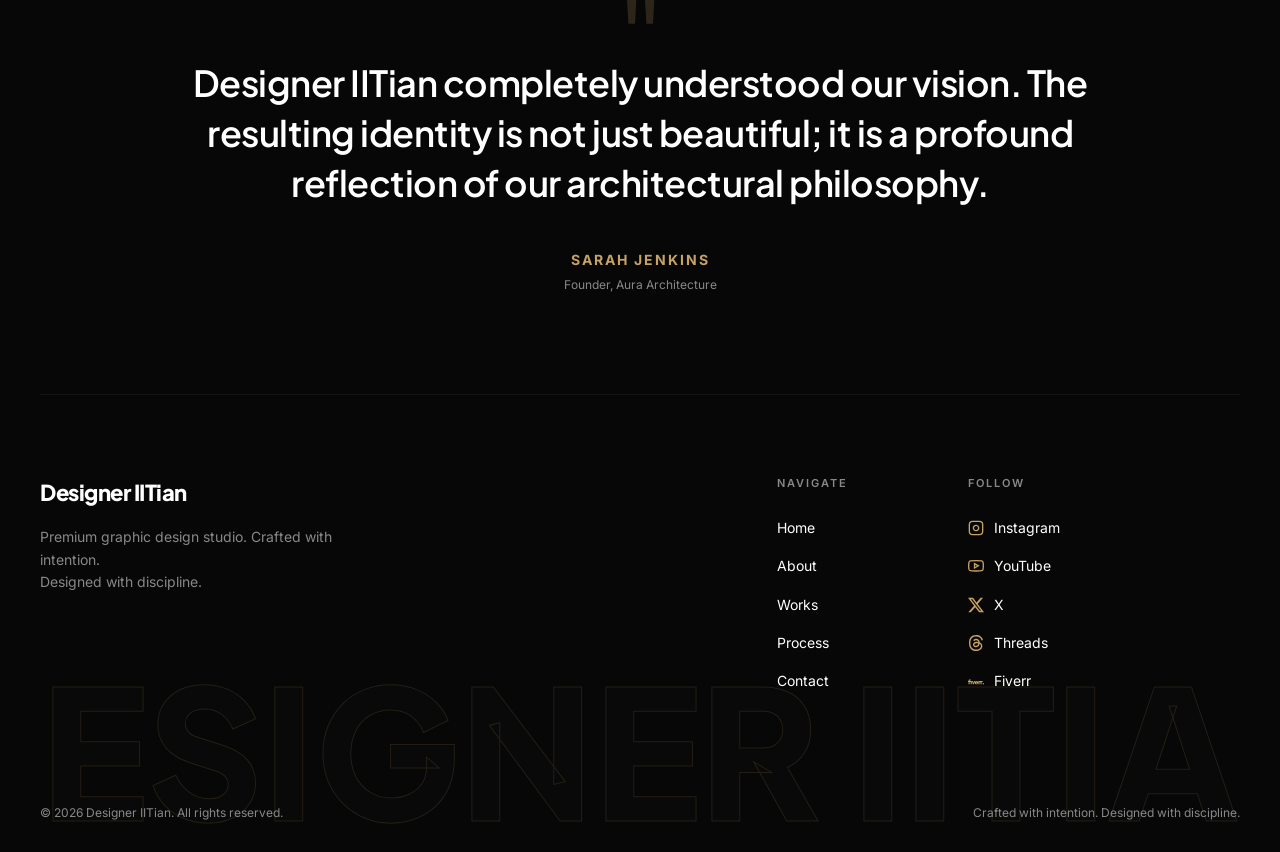
<file: work-divine.html>
<!DOCTYPE html>
<html lang="en">
<head>
    <meta charset="UTF-8">
    <meta name="viewport" content="width=1400">
    <title>Divine Proportion - Designer IITian</title>
    <link rel="stylesheet" href="style.css">
</head>
<body>
    <!-- Back Arrow -->
    <a href="index.html#works" class="back-arrow-btn">
        <svg width="16" height="16" viewBox="0 0 24 24" fill="none" stroke="currentColor" stroke-width="2" stroke-linecap="round" stroke-linejoin="round"><line x1="19" y1="12" x2="5" y2="12"></line><polyline points="12 19 5 12 12 5"></polyline></svg>
        BACK TO WORKS
    </a>

    <div class="container">
        <!-- Navigation -->
        <nav class="navbar">
            <div class="logo-col">
                <a href="index.html" style="text-decoration:none; color:inherit; display:flex; flex-direction:column;">
                    <span class="logo">Designer IITian</span>
                    <span class="logo-sub">Graphic Design Studio</span>
                </a>
            </div>
            <div class="nav-links">
                <a href="index.html#home" class="nav-link">HOME</a>
                <a href="index.html#about" class="nav-link">ABOUT</a>
                <a href="index.html#works" class="nav-link active">WORKS</a>
                <a href="index.html#visual-language" class="nav-link">PROCESS</a>
                <a href="index.html#cta" class="nav-link">CONTACT</a>
            </div>
            <a href="index.html#contact" class="btn btn-outline">GET IN TOUCH</a>
        </nav>

        <!-- Project Hero Section -->
        <section class="project-hero">
            <div class="status-badge">
                <span class="status-dot"></span>
                VISUAL SYSTEM
            </div>
            <h1 class="hero-title" style="font-size: 88px; margin-bottom: 24px;">Divine Proportion<span class="dot">.</span></h1>
            <div class="work-category" style="font-size: 14px; letter-spacing: 4px;">2023 &mdash; CREATIVE DIRECTION</div>
        </section>

        <!-- Project Info & Client Info -->
        <section class="project-details-section">
            <div class="project-details-grid">
                <div class="project-description">
                    <h3 class="contact-heading" style="font-size: 32px; margin-bottom: 24px;">The Concept</h3>
                    <p class="belief-text" style="font-size: 16px;">
                        The Sacred Geometry visual identity was conceived from the idea that mathematics and art are fundamentally connected. We wanted to build a brand system that felt precise, timeless, and completely uncompromised.
                    </p>
                    <p class="belief-text" style="font-size: 16px;">
                        By strictly adhering to geometric principles, we established a robust grid system that informs every touchpoint, from editorial layouts to digital experiences. Restraint was our primary tool.
                    </p>
                </div>
                <div class="client-info-box">
                    <div class="info-row">
                        <div class="info-label">CLIENT</div>
                        <div class="info-value">Aura Architecture</div>
                    </div>
                    <div class="info-row">
                        <div class="info-label">SERVICES</div>
                        <div class="info-value">Brand Identity, Art Direction, Print Layout</div>
                    </div>
                    <div class="info-row">
                        <div class="info-label">TIMELINE</div>
                        <div class="info-value">3 Months</div>
                    </div>
                    <div class="info-row">
                        <div class="info-label">YEAR</div>
                        <div class="info-value">2024</div>
                    </div>
                </div>
            </div>
        </section>

        <!-- Project Gallery -->
        <section class="project-gallery">
            <div class="gallery-image full-width">
                <div class="placeholder-img" style="height: 600px;">Main Brand Visual</div>
            </div>
            <div class="gallery-grid">
                <div class="gallery-image">
                    <div class="placeholder-img" style="height: 500px;">Stationery Mockup</div>
                </div>
                <div class="gallery-image">
                    <div class="placeholder-img" style="height: 500px;">Digital Interface</div>
                </div>
            </div>
            <div class="gallery-image full-width" style="margin-top: 30px;">
                <div class="placeholder-img" style="height: 700px;">Editorial Spread</div>
            </div>
        </section>

        <!-- Client Testimonial -->
        <section class="testimonial-section">
            <div class="testimonial-block">
                <div class="quote-icon">"</div>
                <h2 class="testimonial-text">Designer IITian completely understood our vision. The resulting identity is not just beautiful; it is a profound reflection of our architectural philosophy.</h2>
                <div class="testimonial-author">
                    <div class="author-name">Sarah Jenkins</div>
                    <div class="author-role">Founder, Aura Architecture</div>
                </div>
            </div>
        </section>

        <!-- Footer -->
        <footer class="footer">
            <div class="footer-top">
                <div class="footer-brand">
                    <div class="logo">Designer IITian</div>
                    <p class="footer-desc">Premium graphic design studio. Crafted with intention.<br>Designed with discipline.</p>
                </div>
                
                <div class="footer-links">
                    <div class="footer-col">
                        <h4 class="footer-heading">NAVIGATE</h4>
                        <a href="index.html#home" class="footer-link">Home</a>
                        <a href="index.html#about" class="footer-link">About</a>
                        <a href="index.html#works" class="footer-link">Works</a>
                        <a href="index.html#visual-language" class="footer-link">Process</a>
                        <a href="index.html#cta" class="footer-link">Contact</a>
                    </div>
                    
                    <div class="footer-col">
                        <h4 class="footer-heading">FOLLOW</h4>
                        <a href="https://www.instagram.com/designer.iitian" target="_blank" rel="noopener noreferrer" class="footer-link"><svg width="16" height="16" viewBox="0 0 24 24" fill="none"
                                stroke="currentColor" stroke-width="2">
                                <rect x="2" y="2" width="20" height="20" rx="5" ry="5"></rect>
                                <path d="M16 11.37A4 4 0 1 1 12.63 8 4 4 0 0 1 16 11.37z"></path>
                                <line x1="17.5" y1="6.5" x2="17.51" y2="6.5"></line>
                            </svg> Instagram</a>
                        <a href="https://www.youtube.com/@designer.iitian" target="_blank" rel="noopener noreferrer" class="footer-link"><svg width="16" height="16" viewBox="0 0 24 24" fill="none"
                                stroke="currentColor" stroke-width="2">
                                <path
                                    d="M22.54 6.42a2.78 2.78 0 0 0-1.94-2C18.88 4 12 4 12 4s-6.88 0-8.6.46a2.78 2.78 0 0 0-1.94 2A29 29 0 0 0 1 11.75a29 29 0 0 0 .46 5.33A2.78 2.78 0 0 0 3.4 19c1.72.46 8.6.46 8.6.46s6.88 0 8.6-.46a2.78 2.78 0 0 0 1.94-2 29 29 0 0 0 .46-5.25 29 29 0 0 0-.46-5.33z">
                                </path>
                                <polygon points="9.75 15.02 15.5 11.75 9.75 8.48 9.75 15.02"></polygon>
                            </svg> YouTube</a>
                        <a href="https://x.com/designer_iitian" target="_blank" rel="noopener noreferrer" class="footer-link">
                            <!-- X Logo Icon -->
                            <svg width="16" height="16" viewBox="0 0 24 24" fill="currentColor">
                                <path
                                    d="M18.901 1.153h3.68l-8.04 9.19L24 22.846h-7.406l-5.8-7.584-6.638 7.584H.474l8.6-9.83L0 1.154h7.594l5.243 6.932ZM17.61 20.644h2.039L6.486 3.24H4.298Z">
                                </path>
                            </svg> X
                        </a>
                        <a href="https://www.threads.com/@designer.iitian" target="_blank" rel="noopener noreferrer" class="footer-link"><svg width="16" height="16" viewBox="0 0 24 24"
                                fill="currentColor">
                                <path
                                    d="M12.186 24h-.007c-3.581-.024-6.334-1.205-8.184-3.509C2.35 18.44 1.5 15.586 1.472 12.01v-.017c.03-3.579.879-6.43 2.525-8.482C5.845 1.205 8.6.024 12.18 0h.014c2.746.02 5.043.725 6.826 2.098 1.677 1.29 2.858 3.13 3.509 5.467l-2.04.569c-1.104-3.96-3.898-5.984-8.304-6.015-2.91.022-5.11.936-6.54 2.717C4.307 6.504 3.616 8.914 3.589 12c.027 3.086.718 5.496 2.057 7.164 1.43 1.783 3.631 2.698 6.54 2.717 2.623-.02 4.358-.631 5.8-2.045 1.647-1.613 1.618-3.593 1.09-4.798-.31-.71-.873-1.3-1.634-1.75-.192 1.352-.622 2.446-1.284 3.272-.886 1.102-2.14 1.704-3.73 1.79-1.202.065-2.361-.218-3.259-.801-1.063-.689-1.685-1.74-1.752-2.964-.065-1.19.408-2.285 1.33-3.082.88-.76 2.119-1.207 3.583-1.291a13.853 13.853 0 0 1 3.02.142c-.126-.742-.375-1.332-.75-1.757-.513-.586-1.308-.883-2.359-.89h-.029c-.844 0-1.992.232-2.721 1.32L7.734 7.847c.98-1.454 2.568-2.256 4.478-2.256h.044c3.194.02 5.097 1.975 5.287 5.388.108.046.216.094.321.142 1.49.7 2.58 1.761 3.154 3.07.797 1.82.871 4.79-1.548 7.158-1.85 1.81-4.094 2.628-7.277 2.65Zm1.003-11.69c-.242 0-.487.007-.739.021-1.836.103-2.98.946-2.916 2.143.067 1.256 1.452 1.839 2.784 1.767 1.224-.065 2.818-.543 3.086-3.71a10.5 10.5 0 0 0-2.215-.221z" />
                            </svg> Threads</a>
                        <a href="#" class="footer-link"><svg width="16" height="16" viewBox="0 0 24 24"
                                fill="currentColor">
                                <path
                                    d="M23.004 15.588a.995.995 0 1 0 .002-1.99.995.995 0 0 0-.002 1.99zm-.996-3.705h-.85c-.546 0-.84.41-.84 1.092v2.466h-1.61v-3.558h-.684c-.547 0-.84.41-.84 1.092v2.466h-1.61v-4.874h1.61v.74c.264-.574.626-.74 1.163-.74h1.972v.74c.264-.574.625-.74 1.162-.74h.527v1.316zm-6.786 1.501h-3.359c.088.546.43.858 1.006.858.43 0 .732-.175.83-.487l1.425.4c-.351.848-1.22 1.364-2.255 1.364-1.748 0-2.549-1.355-2.549-2.515 0-1.14.703-2.505 2.45-2.505 1.856 0 2.471 1.384 2.471 2.408 0 .224-.01.37-.02.477zm-1.562-.945c-.04-.42-.342-.81-.889-.81-.508 0-.81.225-.908.81h1.797zM7.508 15.44h1.416l1.767-4.874h-1.62l-.86 2.837-.878-2.837H5.72l1.787 4.874zm-6.6 0H2.51v-3.558h1.524v3.558h1.591v-4.874H2.51v-.302c0-.332.235-.536.606-.536h.918V8.412H2.85c-1.162 0-1.943.712-1.943 1.755v.4H0v1.316h.908v3.558z" />
                            </svg> Fiverr</a>
                    </div>
                </div>
            </div>
            
            <div class="footer-bottom">
                <div class="footer-copyright">&copy; 2026 Designer IITian. All rights reserved.</div>
                <div class="footer-slogan">Crafted with intention. Designed with discipline.</div>
            </div>
            
            <div class="footer-watermark">DESIGNER IITIAN</div>
        </footer>
    </div>

    <a href="#" class="scroll-top-btn">&uarr;</a>

    <!-- Custom Cursor -->
    <div class="custom-cursor">View</div>

    <script src="script.js"></script>
</body>
</html>
</file>
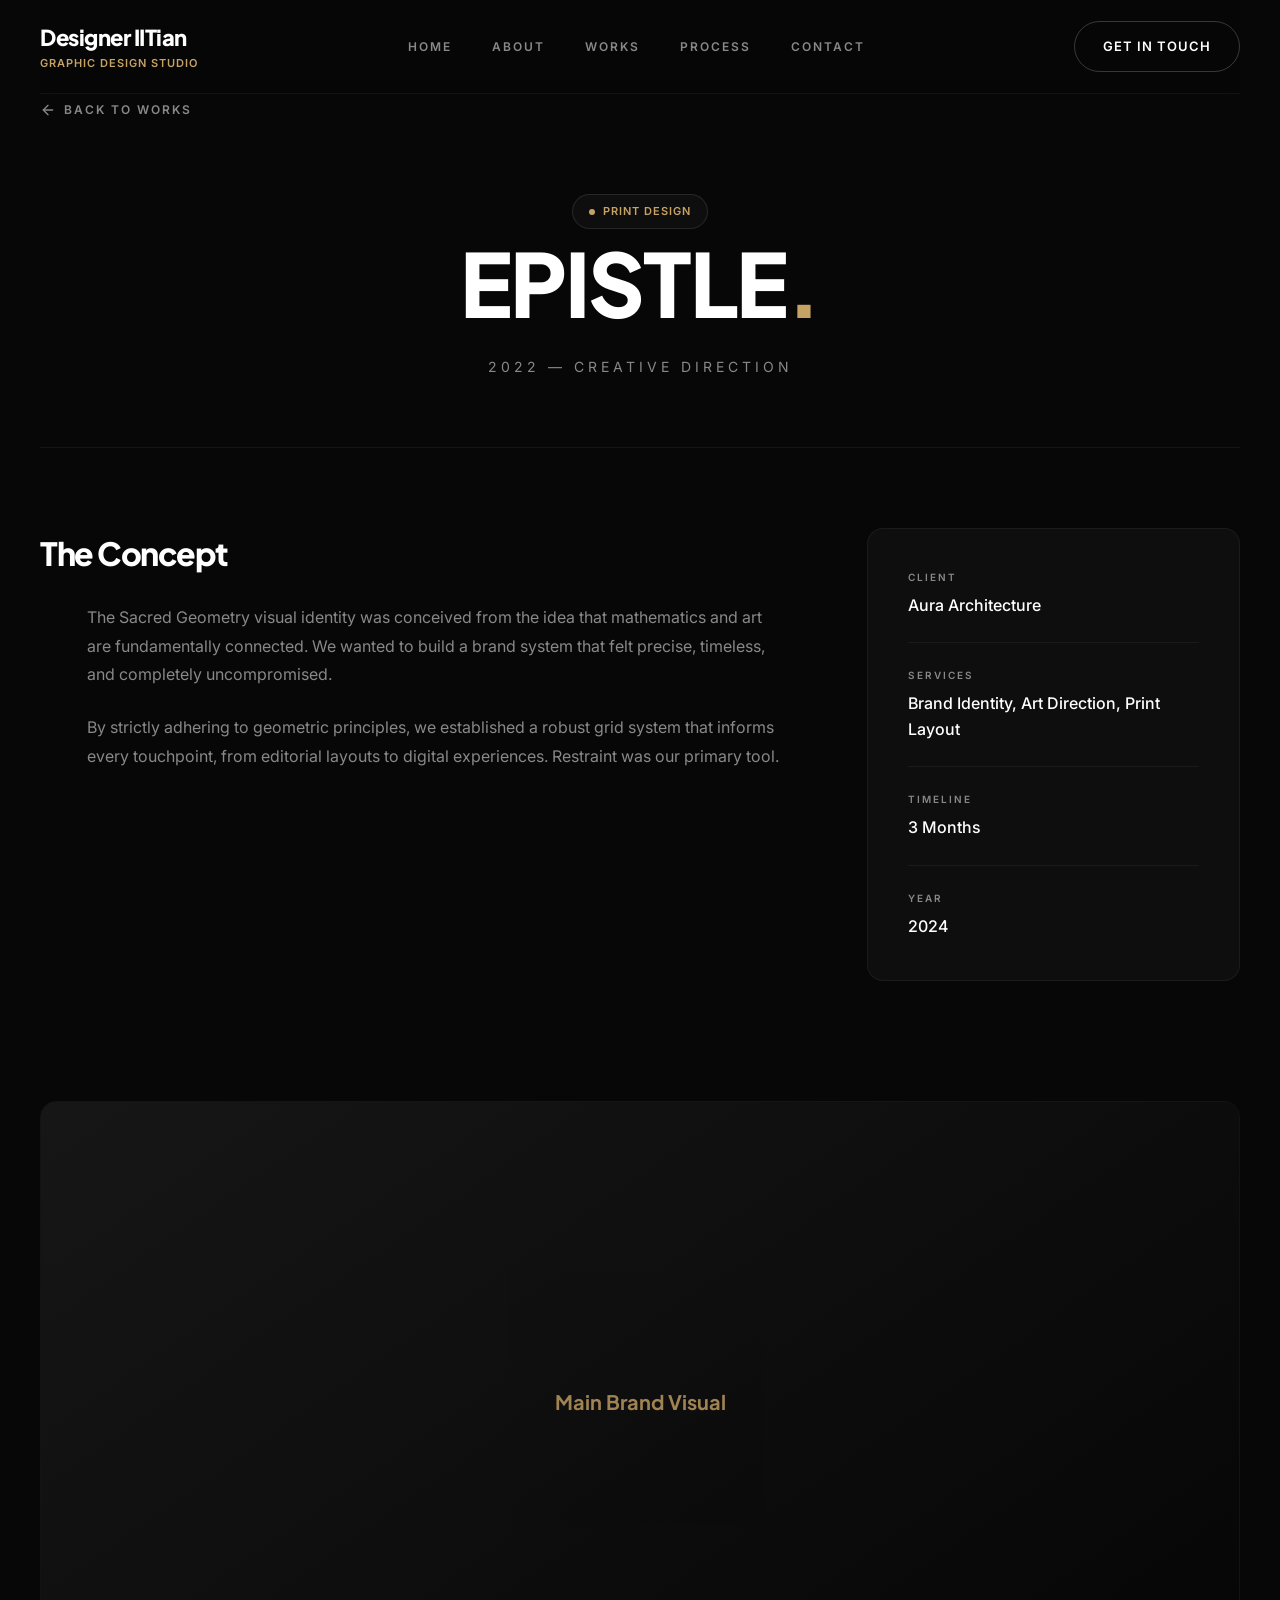
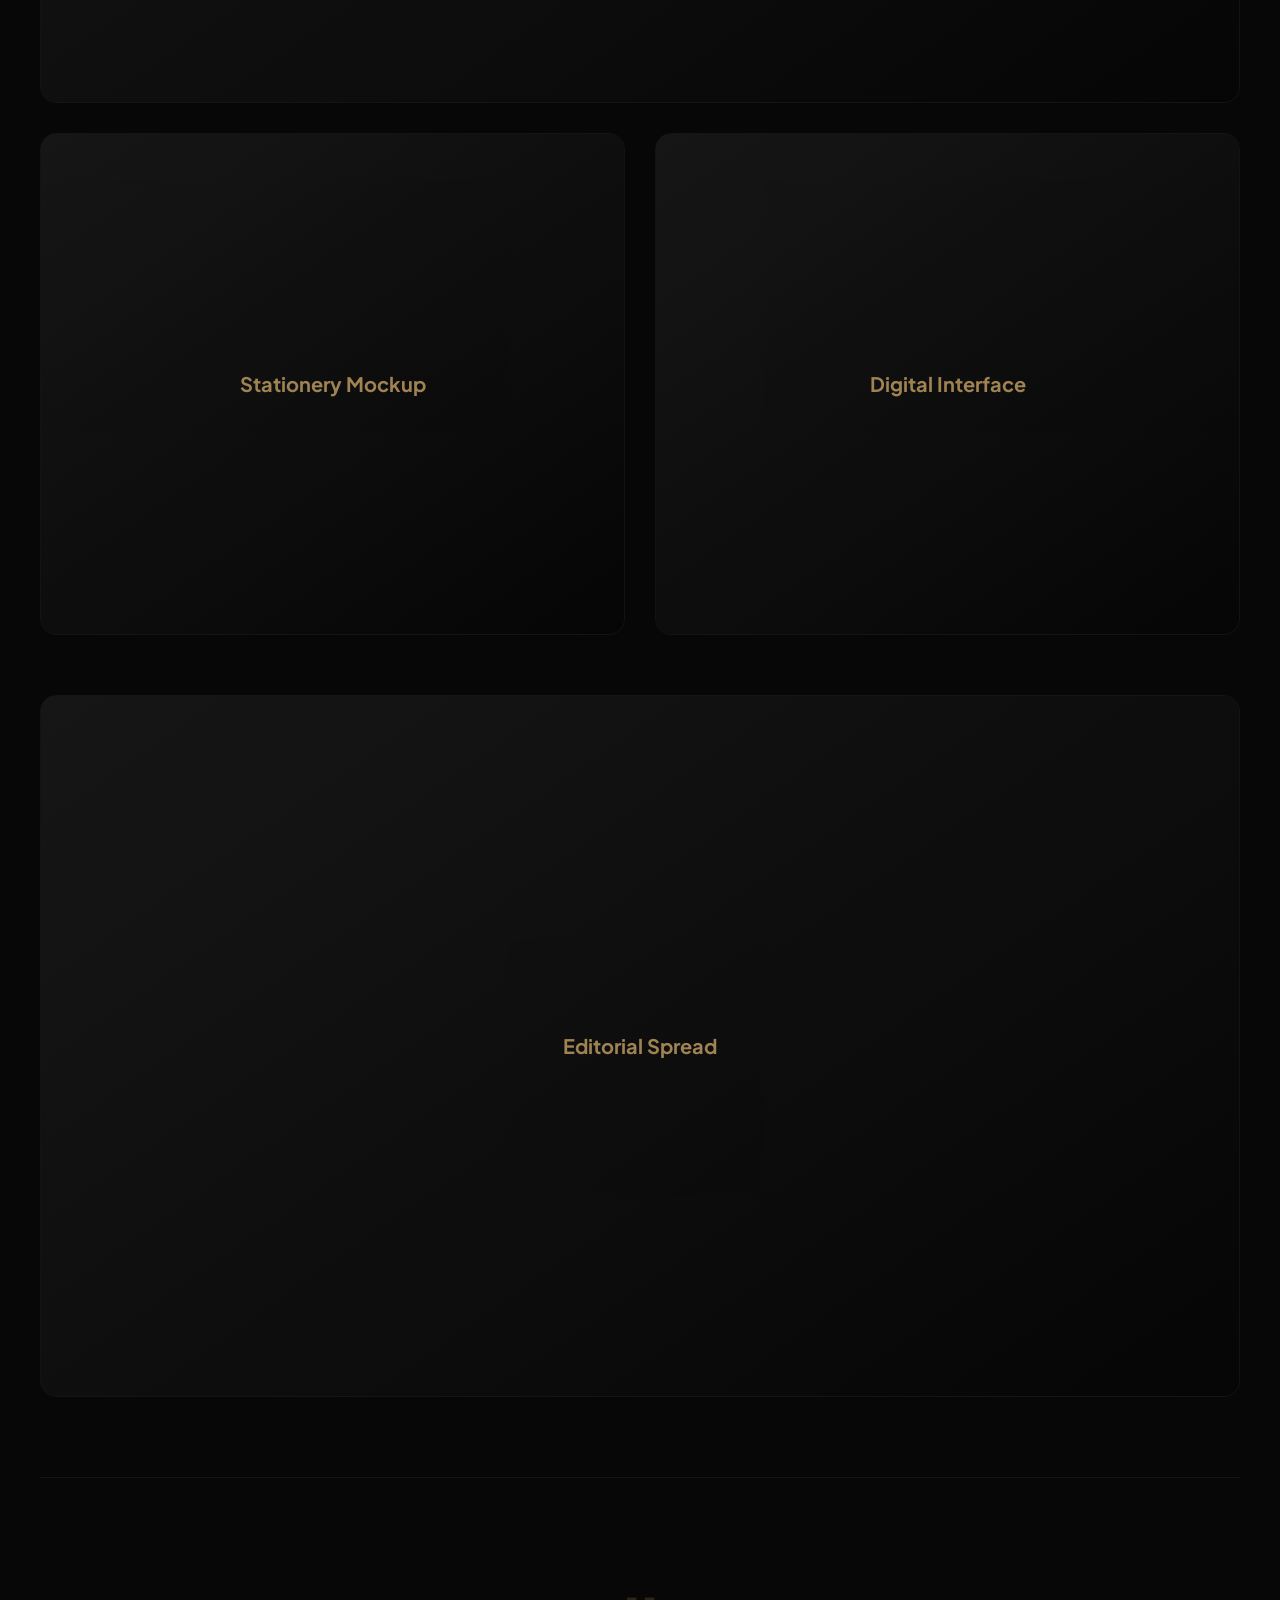
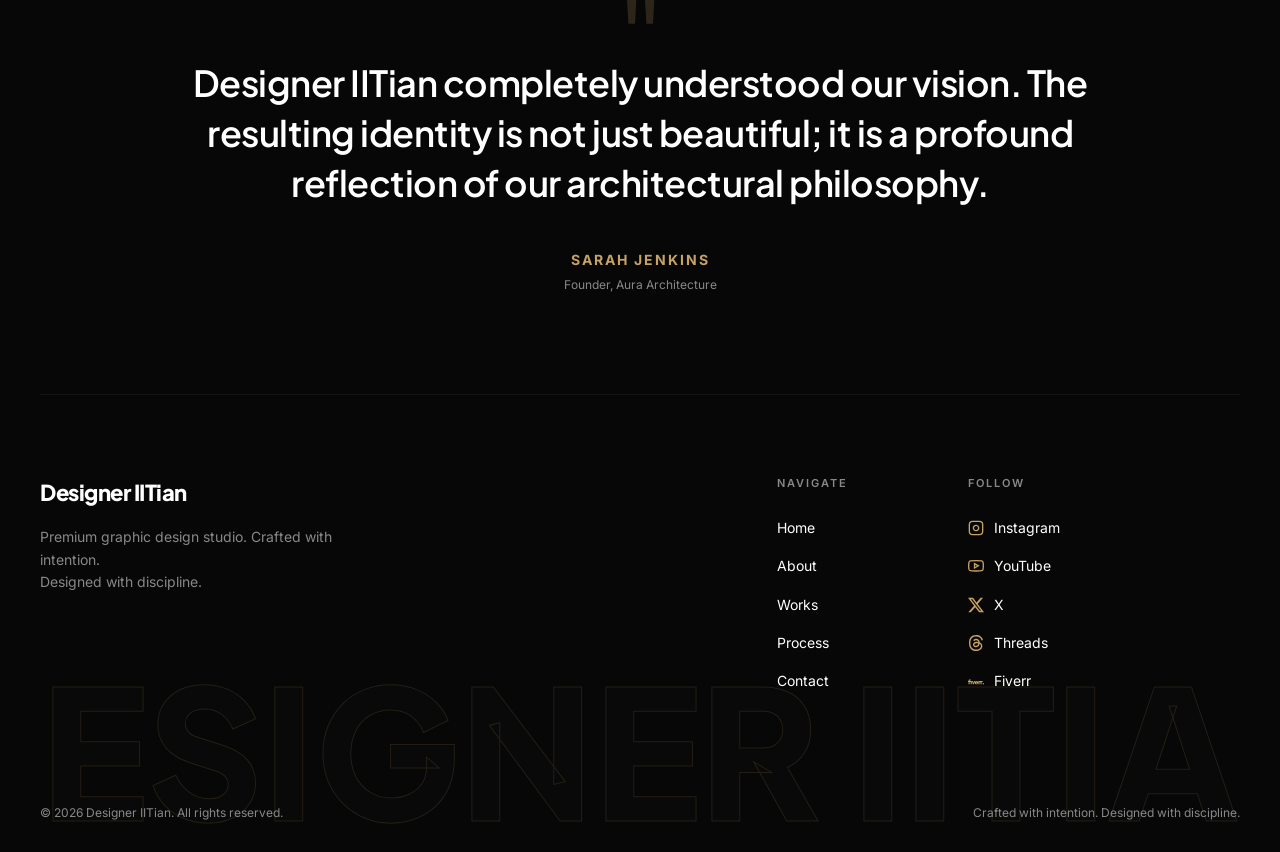
<file: work-epistle.html>
<!DOCTYPE html>
<html lang="en">
<head>
    <meta charset="UTF-8">
    <meta name="viewport" content="width=1400">
    <title>EPISTLE - Designer IITian</title>
    <link rel="stylesheet" href="style.css">
</head>
<body>
    <!-- Back Arrow -->
    <a href="index.html#works" class="back-arrow-btn">
        <svg width="16" height="16" viewBox="0 0 24 24" fill="none" stroke="currentColor" stroke-width="2" stroke-linecap="round" stroke-linejoin="round"><line x1="19" y1="12" x2="5" y2="12"></line><polyline points="12 19 5 12 12 5"></polyline></svg>
        BACK TO WORKS
    </a>

    <div class="container">
        <!-- Navigation -->
        <nav class="navbar">
            <div class="logo-col">
                <a href="index.html" style="text-decoration:none; color:inherit; display:flex; flex-direction:column;">
                    <span class="logo">Designer IITian</span>
                    <span class="logo-sub">Graphic Design Studio</span>
                </a>
            </div>
            <div class="nav-links">
                <a href="index.html#home" class="nav-link">HOME</a>
                <a href="index.html#about" class="nav-link">ABOUT</a>
                <a href="index.html#works" class="nav-link active">WORKS</a>
                <a href="index.html#visual-language" class="nav-link">PROCESS</a>
                <a href="index.html#cta" class="nav-link">CONTACT</a>
            </div>
            <a href="index.html#contact" class="btn btn-outline">GET IN TOUCH</a>
        </nav>

        <!-- Project Hero Section -->
        <section class="project-hero">
            <div class="status-badge">
                <span class="status-dot"></span>
                PRINT DESIGN
            </div>
            <h1 class="hero-title" style="font-size: 88px; margin-bottom: 24px;">EPISTLE<span class="dot">.</span></h1>
            <div class="work-category" style="font-size: 14px; letter-spacing: 4px;">2022 &mdash; CREATIVE DIRECTION</div>
        </section>

        <!-- Project Info & Client Info -->
        <section class="project-details-section">
            <div class="project-details-grid">
                <div class="project-description">
                    <h3 class="contact-heading" style="font-size: 32px; margin-bottom: 24px;">The Concept</h3>
                    <p class="belief-text" style="font-size: 16px;">
                        The Sacred Geometry visual identity was conceived from the idea that mathematics and art are fundamentally connected. We wanted to build a brand system that felt precise, timeless, and completely uncompromised.
                    </p>
                    <p class="belief-text" style="font-size: 16px;">
                        By strictly adhering to geometric principles, we established a robust grid system that informs every touchpoint, from editorial layouts to digital experiences. Restraint was our primary tool.
                    </p>
                </div>
                <div class="client-info-box">
                    <div class="info-row">
                        <div class="info-label">CLIENT</div>
                        <div class="info-value">Aura Architecture</div>
                    </div>
                    <div class="info-row">
                        <div class="info-label">SERVICES</div>
                        <div class="info-value">Brand Identity, Art Direction, Print Layout</div>
                    </div>
                    <div class="info-row">
                        <div class="info-label">TIMELINE</div>
                        <div class="info-value">3 Months</div>
                    </div>
                    <div class="info-row">
                        <div class="info-label">YEAR</div>
                        <div class="info-value">2024</div>
                    </div>
                </div>
            </div>
        </section>

        <!-- Project Gallery -->
        <section class="project-gallery">
            <div class="gallery-image full-width">
                <div class="placeholder-img" style="height: 600px;">Main Brand Visual</div>
            </div>
            <div class="gallery-grid">
                <div class="gallery-image">
                    <div class="placeholder-img" style="height: 500px;">Stationery Mockup</div>
                </div>
                <div class="gallery-image">
                    <div class="placeholder-img" style="height: 500px;">Digital Interface</div>
                </div>
            </div>
            <div class="gallery-image full-width" style="margin-top: 30px;">
                <div class="placeholder-img" style="height: 700px;">Editorial Spread</div>
            </div>
        </section>

        <!-- Client Testimonial -->
        <section class="testimonial-section">
            <div class="testimonial-block">
                <div class="quote-icon">"</div>
                <h2 class="testimonial-text">Designer IITian completely understood our vision. The resulting identity is not just beautiful; it is a profound reflection of our architectural philosophy.</h2>
                <div class="testimonial-author">
                    <div class="author-name">Sarah Jenkins</div>
                    <div class="author-role">Founder, Aura Architecture</div>
                </div>
            </div>
        </section>

        <!-- Footer -->
        <footer class="footer">
            <div class="footer-top">
                <div class="footer-brand">
                    <div class="logo">Designer IITian</div>
                    <p class="footer-desc">Premium graphic design studio. Crafted with intention.<br>Designed with discipline.</p>
                </div>
                
                <div class="footer-links">
                    <div class="footer-col">
                        <h4 class="footer-heading">NAVIGATE</h4>
                        <a href="index.html#home" class="footer-link">Home</a>
                        <a href="index.html#about" class="footer-link">About</a>
                        <a href="index.html#works" class="footer-link">Works</a>
                        <a href="index.html#visual-language" class="footer-link">Process</a>
                        <a href="index.html#cta" class="footer-link">Contact</a>
                    </div>
                    
                    <div class="footer-col">
                        <h4 class="footer-heading">FOLLOW</h4>
                        <a href="https://www.instagram.com/designer.iitian" target="_blank" rel="noopener noreferrer" class="footer-link"><svg width="16" height="16" viewBox="0 0 24 24" fill="none"
                                stroke="currentColor" stroke-width="2">
                                <rect x="2" y="2" width="20" height="20" rx="5" ry="5"></rect>
                                <path d="M16 11.37A4 4 0 1 1 12.63 8 4 4 0 0 1 16 11.37z"></path>
                                <line x1="17.5" y1="6.5" x2="17.51" y2="6.5"></line>
                            </svg> Instagram</a>
                        <a href="https://www.youtube.com/@designer.iitian" target="_blank" rel="noopener noreferrer" class="footer-link"><svg width="16" height="16" viewBox="0 0 24 24" fill="none"
                                stroke="currentColor" stroke-width="2">
                                <path
                                    d="M22.54 6.42a2.78 2.78 0 0 0-1.94-2C18.88 4 12 4 12 4s-6.88 0-8.6.46a2.78 2.78 0 0 0-1.94 2A29 29 0 0 0 1 11.75a29 29 0 0 0 .46 5.33A2.78 2.78 0 0 0 3.4 19c1.72.46 8.6.46 8.6.46s6.88 0 8.6-.46a2.78 2.78 0 0 0 1.94-2 29 29 0 0 0 .46-5.25 29 29 0 0 0-.46-5.33z">
                                </path>
                                <polygon points="9.75 15.02 15.5 11.75 9.75 8.48 9.75 15.02"></polygon>
                            </svg> YouTube</a>
                        <a href="https://x.com/designer_iitian" target="_blank" rel="noopener noreferrer" class="footer-link">
                            <!-- X Logo Icon -->
                            <svg width="16" height="16" viewBox="0 0 24 24" fill="currentColor">
                                <path
                                    d="M18.901 1.153h3.68l-8.04 9.19L24 22.846h-7.406l-5.8-7.584-6.638 7.584H.474l8.6-9.83L0 1.154h7.594l5.243 6.932ZM17.61 20.644h2.039L6.486 3.24H4.298Z">
                                </path>
                            </svg> X
                        </a>
                        <a href="https://www.threads.com/@designer.iitian" target="_blank" rel="noopener noreferrer" class="footer-link"><svg width="16" height="16" viewBox="0 0 24 24"
                                fill="currentColor">
                                <path
                                    d="M12.186 24h-.007c-3.581-.024-6.334-1.205-8.184-3.509C2.35 18.44 1.5 15.586 1.472 12.01v-.017c.03-3.579.879-6.43 2.525-8.482C5.845 1.205 8.6.024 12.18 0h.014c2.746.02 5.043.725 6.826 2.098 1.677 1.29 2.858 3.13 3.509 5.467l-2.04.569c-1.104-3.96-3.898-5.984-8.304-6.015-2.91.022-5.11.936-6.54 2.717C4.307 6.504 3.616 8.914 3.589 12c.027 3.086.718 5.496 2.057 7.164 1.43 1.783 3.631 2.698 6.54 2.717 2.623-.02 4.358-.631 5.8-2.045 1.647-1.613 1.618-3.593 1.09-4.798-.31-.71-.873-1.3-1.634-1.75-.192 1.352-.622 2.446-1.284 3.272-.886 1.102-2.14 1.704-3.73 1.79-1.202.065-2.361-.218-3.259-.801-1.063-.689-1.685-1.74-1.752-2.964-.065-1.19.408-2.285 1.33-3.082.88-.76 2.119-1.207 3.583-1.291a13.853 13.853 0 0 1 3.02.142c-.126-.742-.375-1.332-.75-1.757-.513-.586-1.308-.883-2.359-.89h-.029c-.844 0-1.992.232-2.721 1.32L7.734 7.847c.98-1.454 2.568-2.256 4.478-2.256h.044c3.194.02 5.097 1.975 5.287 5.388.108.046.216.094.321.142 1.49.7 2.58 1.761 3.154 3.07.797 1.82.871 4.79-1.548 7.158-1.85 1.81-4.094 2.628-7.277 2.65Zm1.003-11.69c-.242 0-.487.007-.739.021-1.836.103-2.98.946-2.916 2.143.067 1.256 1.452 1.839 2.784 1.767 1.224-.065 2.818-.543 3.086-3.71a10.5 10.5 0 0 0-2.215-.221z" />
                            </svg> Threads</a>
                        <a href="#" class="footer-link"><svg width="16" height="16" viewBox="0 0 24 24"
                                fill="currentColor">
                                <path
                                    d="M23.004 15.588a.995.995 0 1 0 .002-1.99.995.995 0 0 0-.002 1.99zm-.996-3.705h-.85c-.546 0-.84.41-.84 1.092v2.466h-1.61v-3.558h-.684c-.547 0-.84.41-.84 1.092v2.466h-1.61v-4.874h1.61v.74c.264-.574.626-.74 1.163-.74h1.972v.74c.264-.574.625-.74 1.162-.74h.527v1.316zm-6.786 1.501h-3.359c.088.546.43.858 1.006.858.43 0 .732-.175.83-.487l1.425.4c-.351.848-1.22 1.364-2.255 1.364-1.748 0-2.549-1.355-2.549-2.515 0-1.14.703-2.505 2.45-2.505 1.856 0 2.471 1.384 2.471 2.408 0 .224-.01.37-.02.477zm-1.562-.945c-.04-.42-.342-.81-.889-.81-.508 0-.81.225-.908.81h1.797zM7.508 15.44h1.416l1.767-4.874h-1.62l-.86 2.837-.878-2.837H5.72l1.787 4.874zm-6.6 0H2.51v-3.558h1.524v3.558h1.591v-4.874H2.51v-.302c0-.332.235-.536.606-.536h.918V8.412H2.85c-1.162 0-1.943.712-1.943 1.755v.4H0v1.316h.908v3.558z" />
                            </svg> Fiverr</a>
                    </div>
                </div>
            </div>
            
            <div class="footer-bottom">
                <div class="footer-copyright">&copy; 2026 Designer IITian. All rights reserved.</div>
                <div class="footer-slogan">Crafted with intention. Designed with discipline.</div>
            </div>
            
            <div class="footer-watermark">DESIGNER IITIAN</div>
        </footer>
    </div>

    <a href="#" class="scroll-top-btn">&uarr;</a>

    <!-- Custom Cursor -->
    <div class="custom-cursor">View</div>

    <script src="script.js"></script>
</body>
</html>
</file>
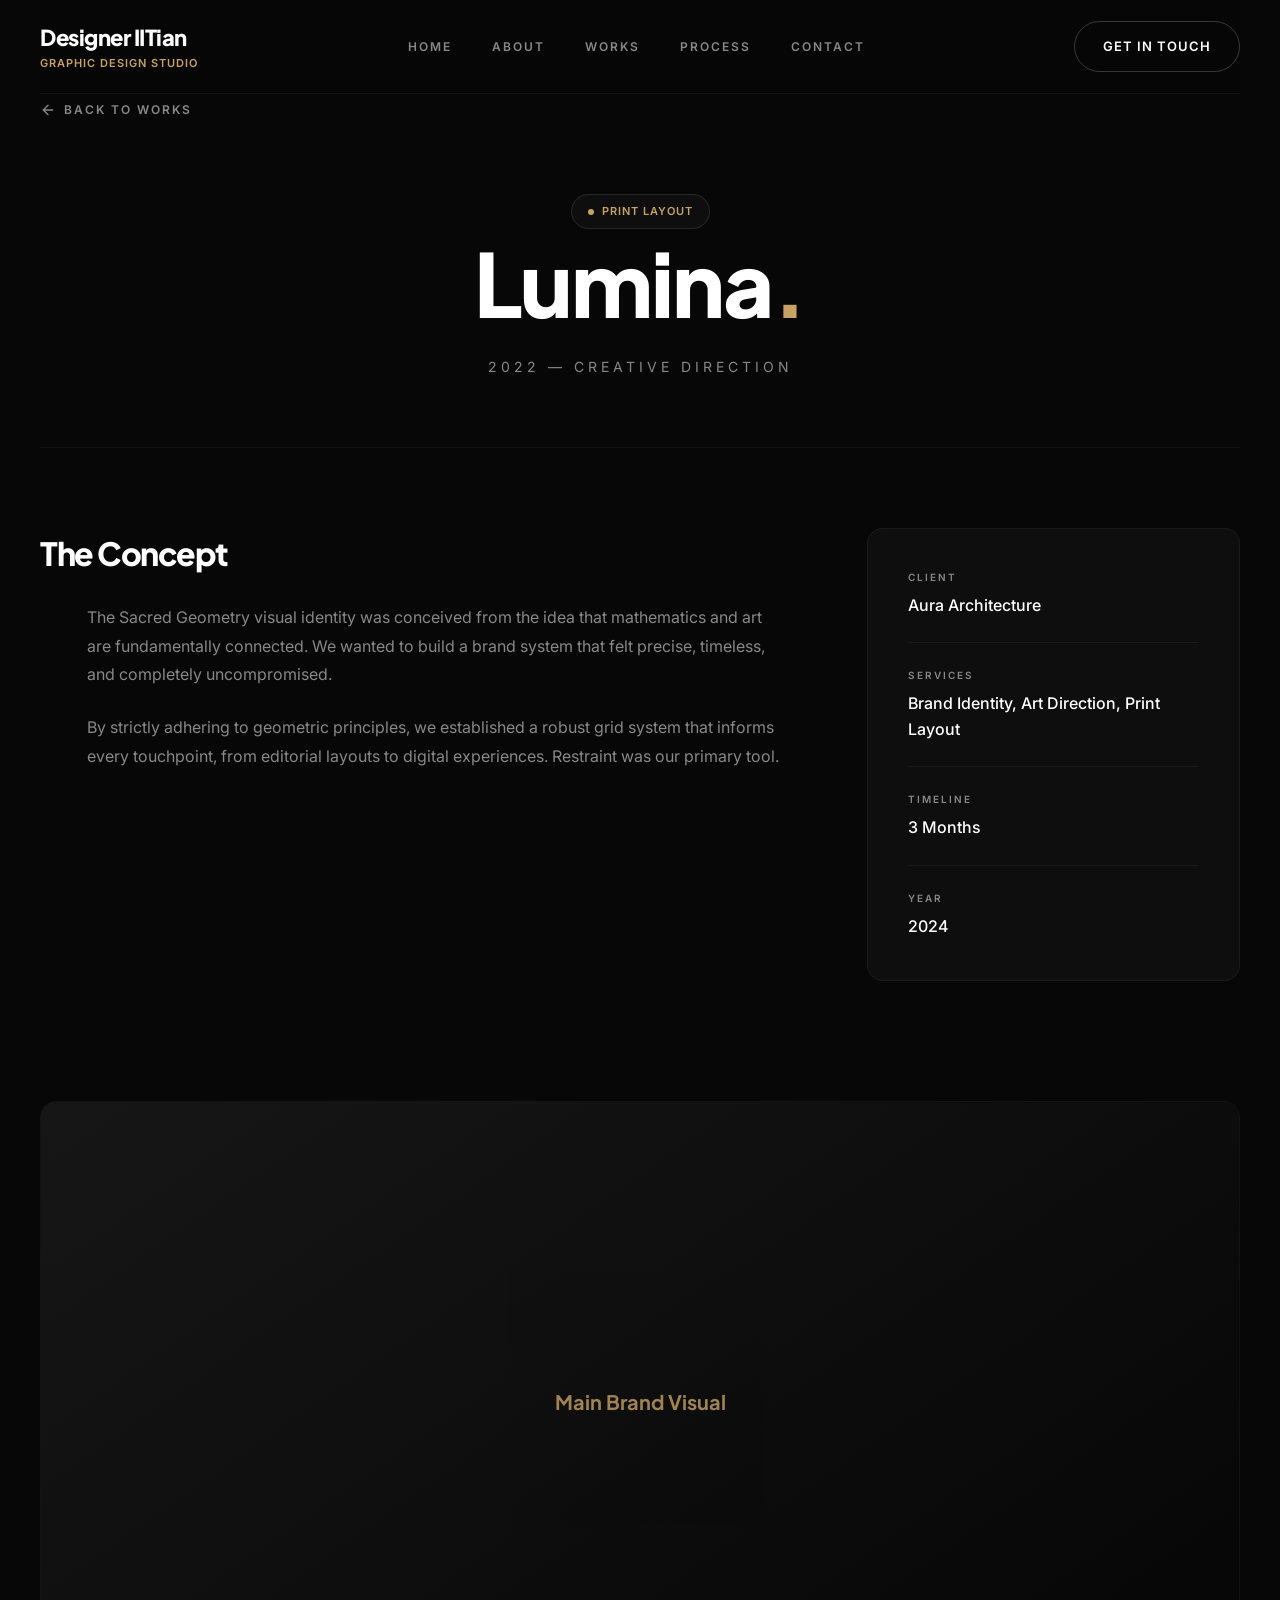
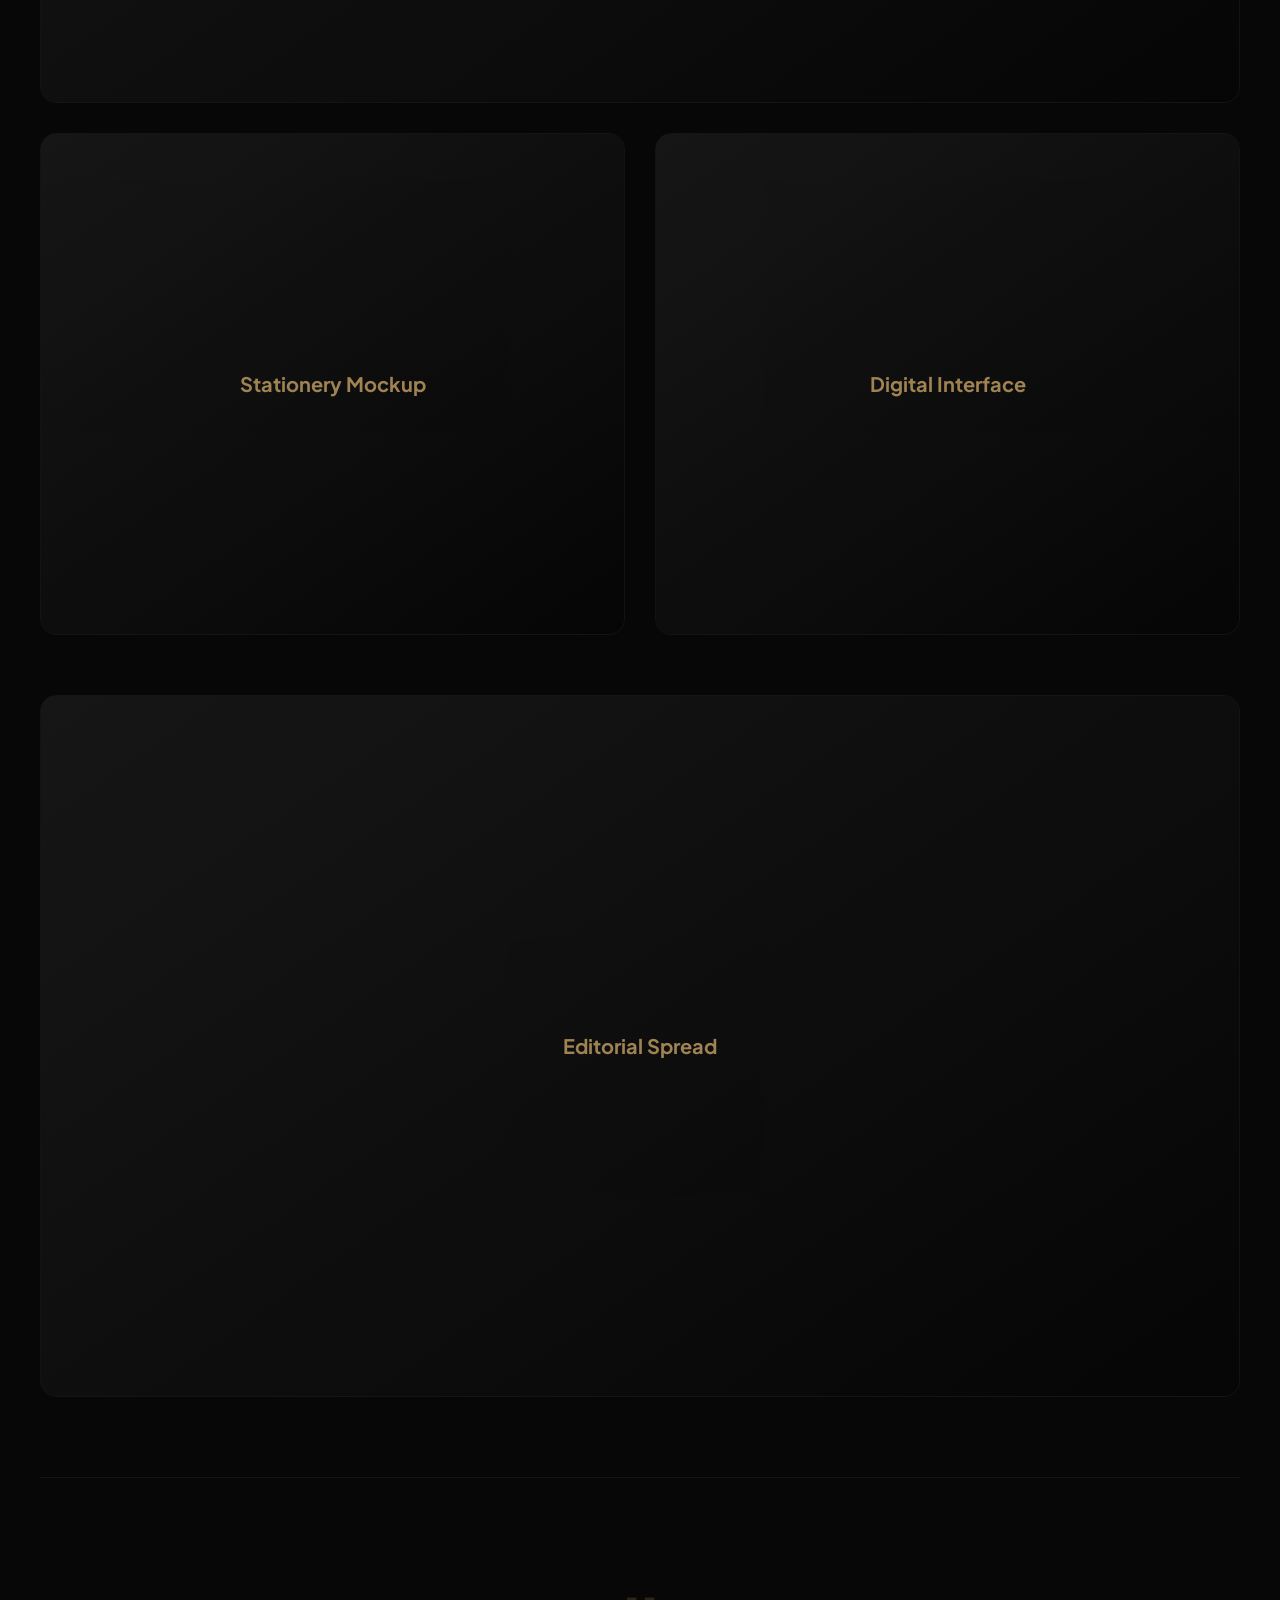
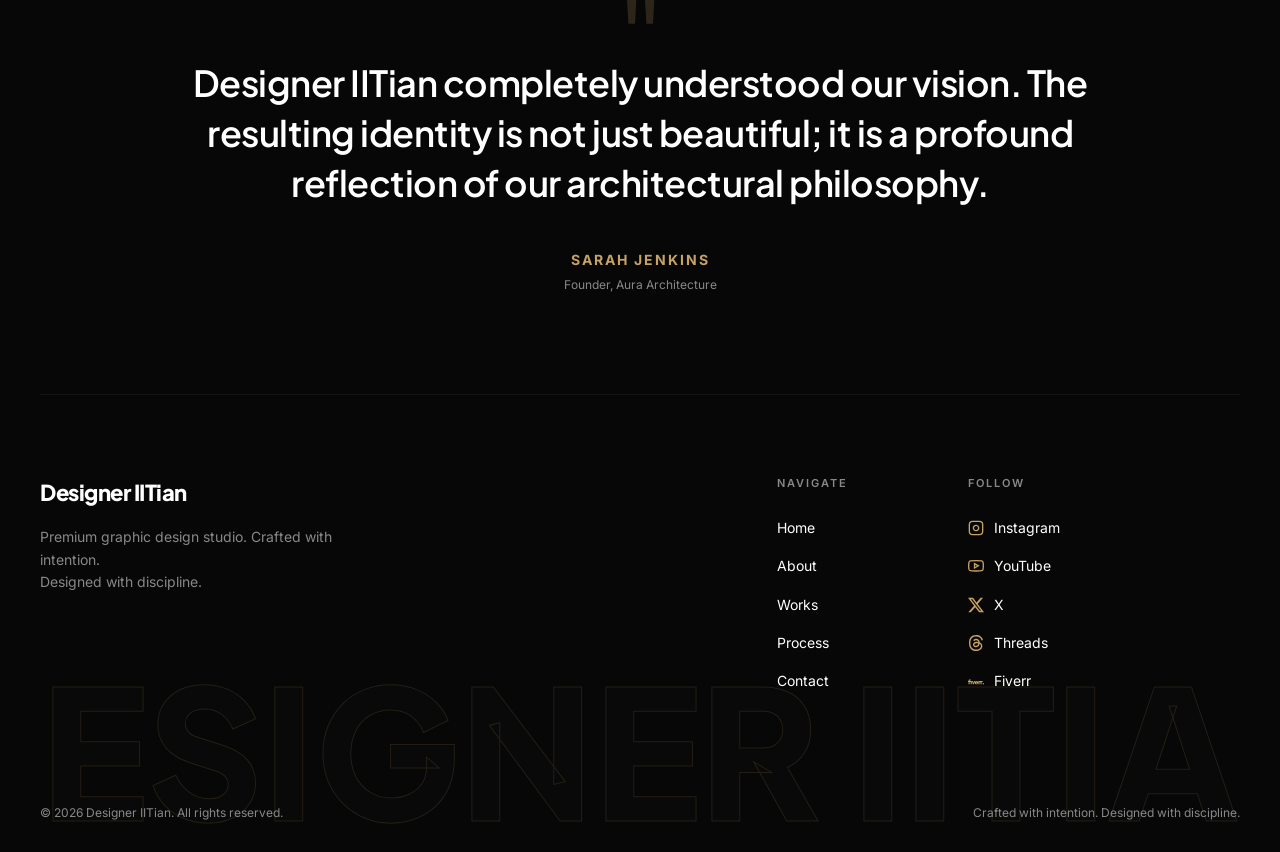
<file: work-lumina.html>
<!DOCTYPE html>
<html lang="en">
<head>
    <meta charset="UTF-8">
    <meta name="viewport" content="width=1400">
    <title>Lumina - Designer IITian</title>
    <link rel="stylesheet" href="style.css">
</head>
<body>
    <!-- Back Arrow -->
    <a href="index.html#works" class="back-arrow-btn">
        <svg width="16" height="16" viewBox="0 0 24 24" fill="none" stroke="currentColor" stroke-width="2" stroke-linecap="round" stroke-linejoin="round"><line x1="19" y1="12" x2="5" y2="12"></line><polyline points="12 19 5 12 12 5"></polyline></svg>
        BACK TO WORKS
    </a>

    <div class="container">
        <!-- Navigation -->
        <nav class="navbar">
            <div class="logo-col">
                <a href="index.html" style="text-decoration:none; color:inherit; display:flex; flex-direction:column;">
                    <span class="logo">Designer IITian</span>
                    <span class="logo-sub">Graphic Design Studio</span>
                </a>
            </div>
            <div class="nav-links">
                <a href="index.html#home" class="nav-link">HOME</a>
                <a href="index.html#about" class="nav-link">ABOUT</a>
                <a href="index.html#works" class="nav-link active">WORKS</a>
                <a href="index.html#visual-language" class="nav-link">PROCESS</a>
                <a href="index.html#cta" class="nav-link">CONTACT</a>
            </div>
            <a href="index.html#contact" class="btn btn-outline">GET IN TOUCH</a>
        </nav>

        <!-- Project Hero Section -->
        <section class="project-hero">
            <div class="status-badge">
                <span class="status-dot"></span>
                PRINT LAYOUT
            </div>
            <h1 class="hero-title" style="font-size: 88px; margin-bottom: 24px;">Lumina<span class="dot">.</span></h1>
            <div class="work-category" style="font-size: 14px; letter-spacing: 4px;">2022 &mdash; CREATIVE DIRECTION</div>
        </section>

        <!-- Project Info & Client Info -->
        <section class="project-details-section">
            <div class="project-details-grid">
                <div class="project-description">
                    <h3 class="contact-heading" style="font-size: 32px; margin-bottom: 24px;">The Concept</h3>
                    <p class="belief-text" style="font-size: 16px;">
                        The Sacred Geometry visual identity was conceived from the idea that mathematics and art are fundamentally connected. We wanted to build a brand system that felt precise, timeless, and completely uncompromised.
                    </p>
                    <p class="belief-text" style="font-size: 16px;">
                        By strictly adhering to geometric principles, we established a robust grid system that informs every touchpoint, from editorial layouts to digital experiences. Restraint was our primary tool.
                    </p>
                </div>
                <div class="client-info-box">
                    <div class="info-row">
                        <div class="info-label">CLIENT</div>
                        <div class="info-value">Aura Architecture</div>
                    </div>
                    <div class="info-row">
                        <div class="info-label">SERVICES</div>
                        <div class="info-value">Brand Identity, Art Direction, Print Layout</div>
                    </div>
                    <div class="info-row">
                        <div class="info-label">TIMELINE</div>
                        <div class="info-value">3 Months</div>
                    </div>
                    <div class="info-row">
                        <div class="info-label">YEAR</div>
                        <div class="info-value">2024</div>
                    </div>
                </div>
            </div>
        </section>

        <!-- Project Gallery -->
        <section class="project-gallery">
            <div class="gallery-image full-width">
                <div class="placeholder-img" style="height: 600px;">Main Brand Visual</div>
            </div>
            <div class="gallery-grid">
                <div class="gallery-image">
                    <div class="placeholder-img" style="height: 500px;">Stationery Mockup</div>
                </div>
                <div class="gallery-image">
                    <div class="placeholder-img" style="height: 500px;">Digital Interface</div>
                </div>
            </div>
            <div class="gallery-image full-width" style="margin-top: 30px;">
                <div class="placeholder-img" style="height: 700px;">Editorial Spread</div>
            </div>
        </section>

        <!-- Client Testimonial -->
        <section class="testimonial-section">
            <div class="testimonial-block">
                <div class="quote-icon">"</div>
                <h2 class="testimonial-text">Designer IITian completely understood our vision. The resulting identity is not just beautiful; it is a profound reflection of our architectural philosophy.</h2>
                <div class="testimonial-author">
                    <div class="author-name">Sarah Jenkins</div>
                    <div class="author-role">Founder, Aura Architecture</div>
                </div>
            </div>
        </section>

        <!-- Footer -->
        <footer class="footer">
            <div class="footer-top">
                <div class="footer-brand">
                    <div class="logo">Designer IITian</div>
                    <p class="footer-desc">Premium graphic design studio. Crafted with intention.<br>Designed with discipline.</p>
                </div>
                
                <div class="footer-links">
                    <div class="footer-col">
                        <h4 class="footer-heading">NAVIGATE</h4>
                        <a href="index.html#home" class="footer-link">Home</a>
                        <a href="index.html#about" class="footer-link">About</a>
                        <a href="index.html#works" class="footer-link">Works</a>
                        <a href="index.html#visual-language" class="footer-link">Process</a>
                        <a href="index.html#cta" class="footer-link">Contact</a>
                    </div>
                    
                    <div class="footer-col">
                        <h4 class="footer-heading">FOLLOW</h4>
                        <a href="https://www.instagram.com/designer.iitian" target="_blank" rel="noopener noreferrer" class="footer-link"><svg width="16" height="16" viewBox="0 0 24 24" fill="none"
                                stroke="currentColor" stroke-width="2">
                                <rect x="2" y="2" width="20" height="20" rx="5" ry="5"></rect>
                                <path d="M16 11.37A4 4 0 1 1 12.63 8 4 4 0 0 1 16 11.37z"></path>
                                <line x1="17.5" y1="6.5" x2="17.51" y2="6.5"></line>
                            </svg> Instagram</a>
                        <a href="https://www.youtube.com/@designer.iitian" target="_blank" rel="noopener noreferrer" class="footer-link"><svg width="16" height="16" viewBox="0 0 24 24" fill="none"
                                stroke="currentColor" stroke-width="2">
                                <path
                                    d="M22.54 6.42a2.78 2.78 0 0 0-1.94-2C18.88 4 12 4 12 4s-6.88 0-8.6.46a2.78 2.78 0 0 0-1.94 2A29 29 0 0 0 1 11.75a29 29 0 0 0 .46 5.33A2.78 2.78 0 0 0 3.4 19c1.72.46 8.6.46 8.6.46s6.88 0 8.6-.46a2.78 2.78 0 0 0 1.94-2 29 29 0 0 0 .46-5.25 29 29 0 0 0-.46-5.33z">
                                </path>
                                <polygon points="9.75 15.02 15.5 11.75 9.75 8.48 9.75 15.02"></polygon>
                            </svg> YouTube</a>
                        <a href="https://x.com/designer_iitian" target="_blank" rel="noopener noreferrer" class="footer-link">
                            <!-- X Logo Icon -->
                            <svg width="16" height="16" viewBox="0 0 24 24" fill="currentColor">
                                <path
                                    d="M18.901 1.153h3.68l-8.04 9.19L24 22.846h-7.406l-5.8-7.584-6.638 7.584H.474l8.6-9.83L0 1.154h7.594l5.243 6.932ZM17.61 20.644h2.039L6.486 3.24H4.298Z">
                                </path>
                            </svg> X
                        </a>
                        <a href="https://www.threads.com/@designer.iitian" target="_blank" rel="noopener noreferrer" class="footer-link"><svg width="16" height="16" viewBox="0 0 24 24"
                                fill="currentColor">
                                <path
                                    d="M12.186 24h-.007c-3.581-.024-6.334-1.205-8.184-3.509C2.35 18.44 1.5 15.586 1.472 12.01v-.017c.03-3.579.879-6.43 2.525-8.482C5.845 1.205 8.6.024 12.18 0h.014c2.746.02 5.043.725 6.826 2.098 1.677 1.29 2.858 3.13 3.509 5.467l-2.04.569c-1.104-3.96-3.898-5.984-8.304-6.015-2.91.022-5.11.936-6.54 2.717C4.307 6.504 3.616 8.914 3.589 12c.027 3.086.718 5.496 2.057 7.164 1.43 1.783 3.631 2.698 6.54 2.717 2.623-.02 4.358-.631 5.8-2.045 1.647-1.613 1.618-3.593 1.09-4.798-.31-.71-.873-1.3-1.634-1.75-.192 1.352-.622 2.446-1.284 3.272-.886 1.102-2.14 1.704-3.73 1.79-1.202.065-2.361-.218-3.259-.801-1.063-.689-1.685-1.74-1.752-2.964-.065-1.19.408-2.285 1.33-3.082.88-.76 2.119-1.207 3.583-1.291a13.853 13.853 0 0 1 3.02.142c-.126-.742-.375-1.332-.75-1.757-.513-.586-1.308-.883-2.359-.89h-.029c-.844 0-1.992.232-2.721 1.32L7.734 7.847c.98-1.454 2.568-2.256 4.478-2.256h.044c3.194.02 5.097 1.975 5.287 5.388.108.046.216.094.321.142 1.49.7 2.58 1.761 3.154 3.07.797 1.82.871 4.79-1.548 7.158-1.85 1.81-4.094 2.628-7.277 2.65Zm1.003-11.69c-.242 0-.487.007-.739.021-1.836.103-2.98.946-2.916 2.143.067 1.256 1.452 1.839 2.784 1.767 1.224-.065 2.818-.543 3.086-3.71a10.5 10.5 0 0 0-2.215-.221z" />
                            </svg> Threads</a>
                        <a href="#" class="footer-link"><svg width="16" height="16" viewBox="0 0 24 24"
                                fill="currentColor">
                                <path
                                    d="M23.004 15.588a.995.995 0 1 0 .002-1.99.995.995 0 0 0-.002 1.99zm-.996-3.705h-.85c-.546 0-.84.41-.84 1.092v2.466h-1.61v-3.558h-.684c-.547 0-.84.41-.84 1.092v2.466h-1.61v-4.874h1.61v.74c.264-.574.626-.74 1.163-.74h1.972v.74c.264-.574.625-.74 1.162-.74h.527v1.316zm-6.786 1.501h-3.359c.088.546.43.858 1.006.858.43 0 .732-.175.83-.487l1.425.4c-.351.848-1.22 1.364-2.255 1.364-1.748 0-2.549-1.355-2.549-2.515 0-1.14.703-2.505 2.45-2.505 1.856 0 2.471 1.384 2.471 2.408 0 .224-.01.37-.02.477zm-1.562-.945c-.04-.42-.342-.81-.889-.81-.508 0-.81.225-.908.81h1.797zM7.508 15.44h1.416l1.767-4.874h-1.62l-.86 2.837-.878-2.837H5.72l1.787 4.874zm-6.6 0H2.51v-3.558h1.524v3.558h1.591v-4.874H2.51v-.302c0-.332.235-.536.606-.536h.918V8.412H2.85c-1.162 0-1.943.712-1.943 1.755v.4H0v1.316h.908v3.558z" />
                            </svg> Fiverr</a>
                    </div>
                </div>
            </div>
            
            <div class="footer-bottom">
                <div class="footer-copyright">&copy; 2026 Designer IITian. All rights reserved.</div>
                <div class="footer-slogan">Crafted with intention. Designed with discipline.</div>
            </div>
            
            <div class="footer-watermark">DESIGNER IITIAN</div>
        </footer>
    </div>

    <a href="#" class="scroll-top-btn">&uarr;</a>

    <!-- Custom Cursor -->
    <div class="custom-cursor">View</div>

    <script src="script.js"></script>
</body>
</html>
</file>
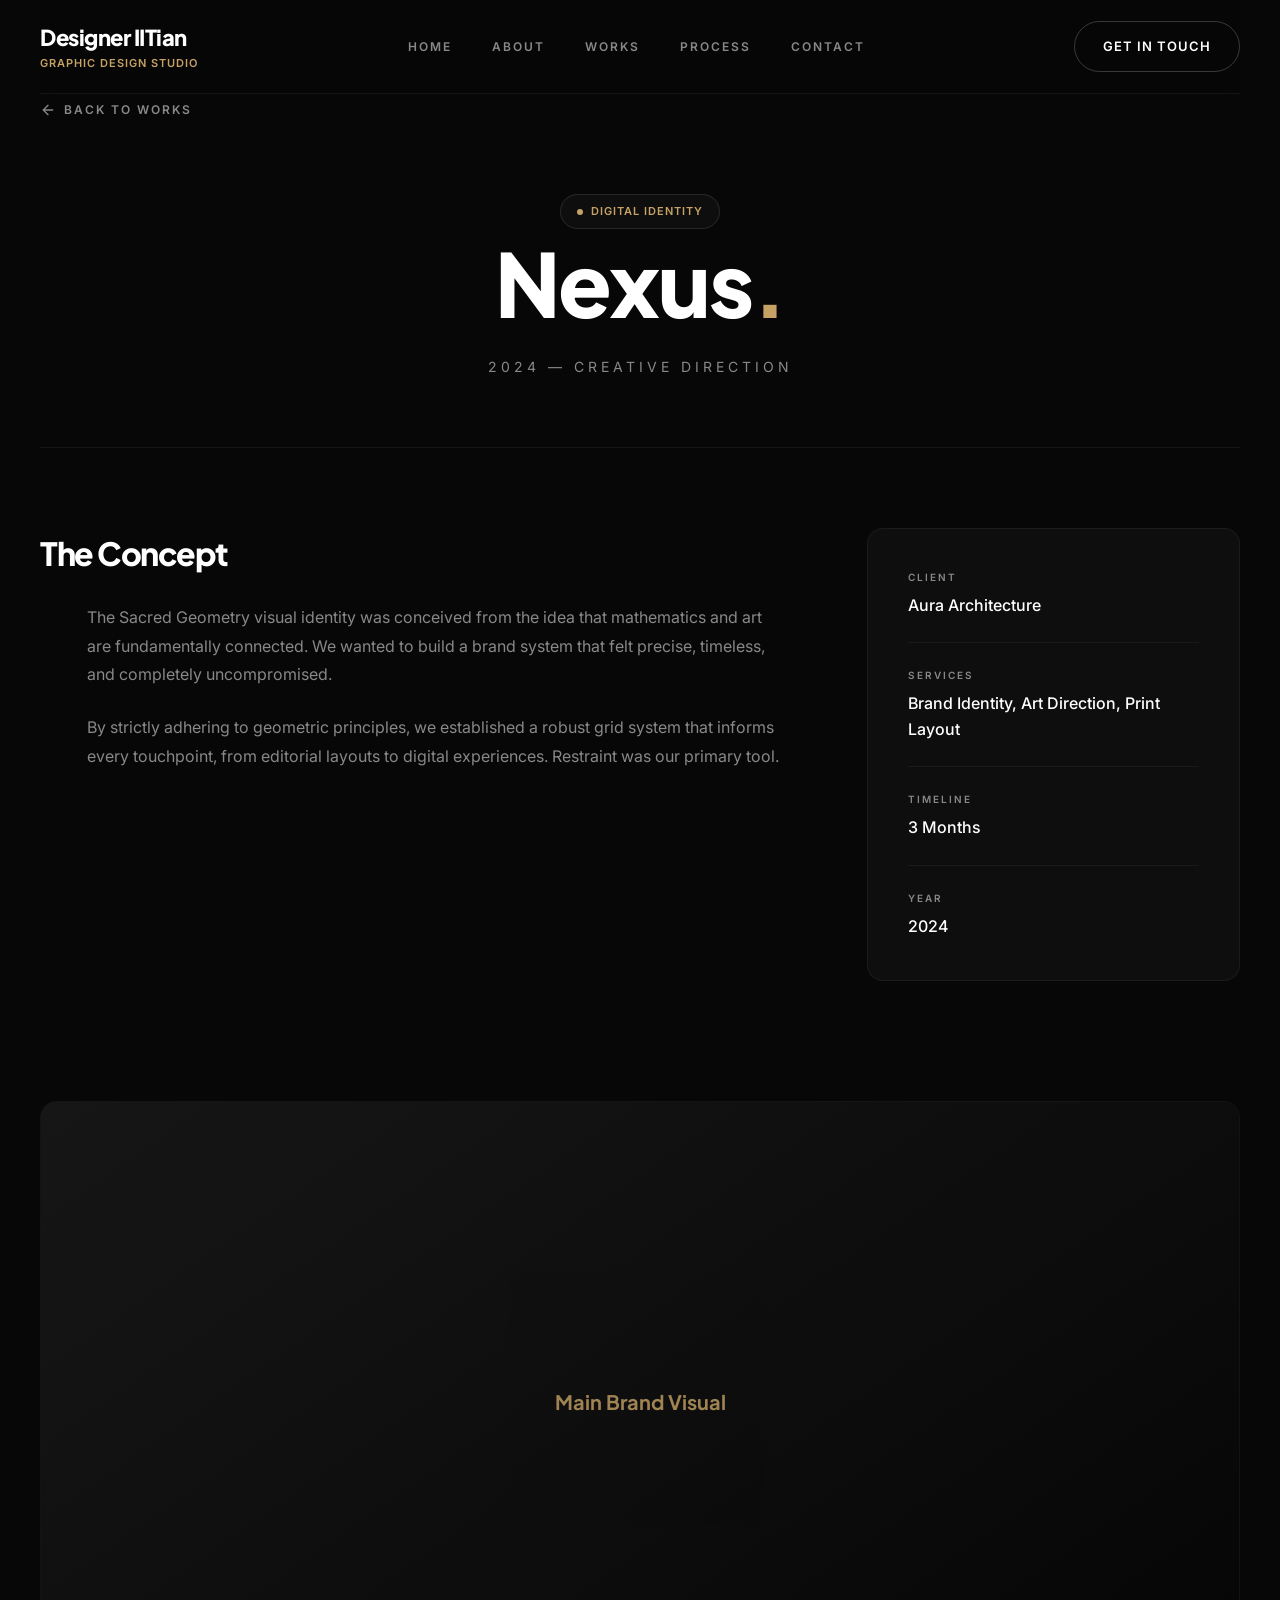
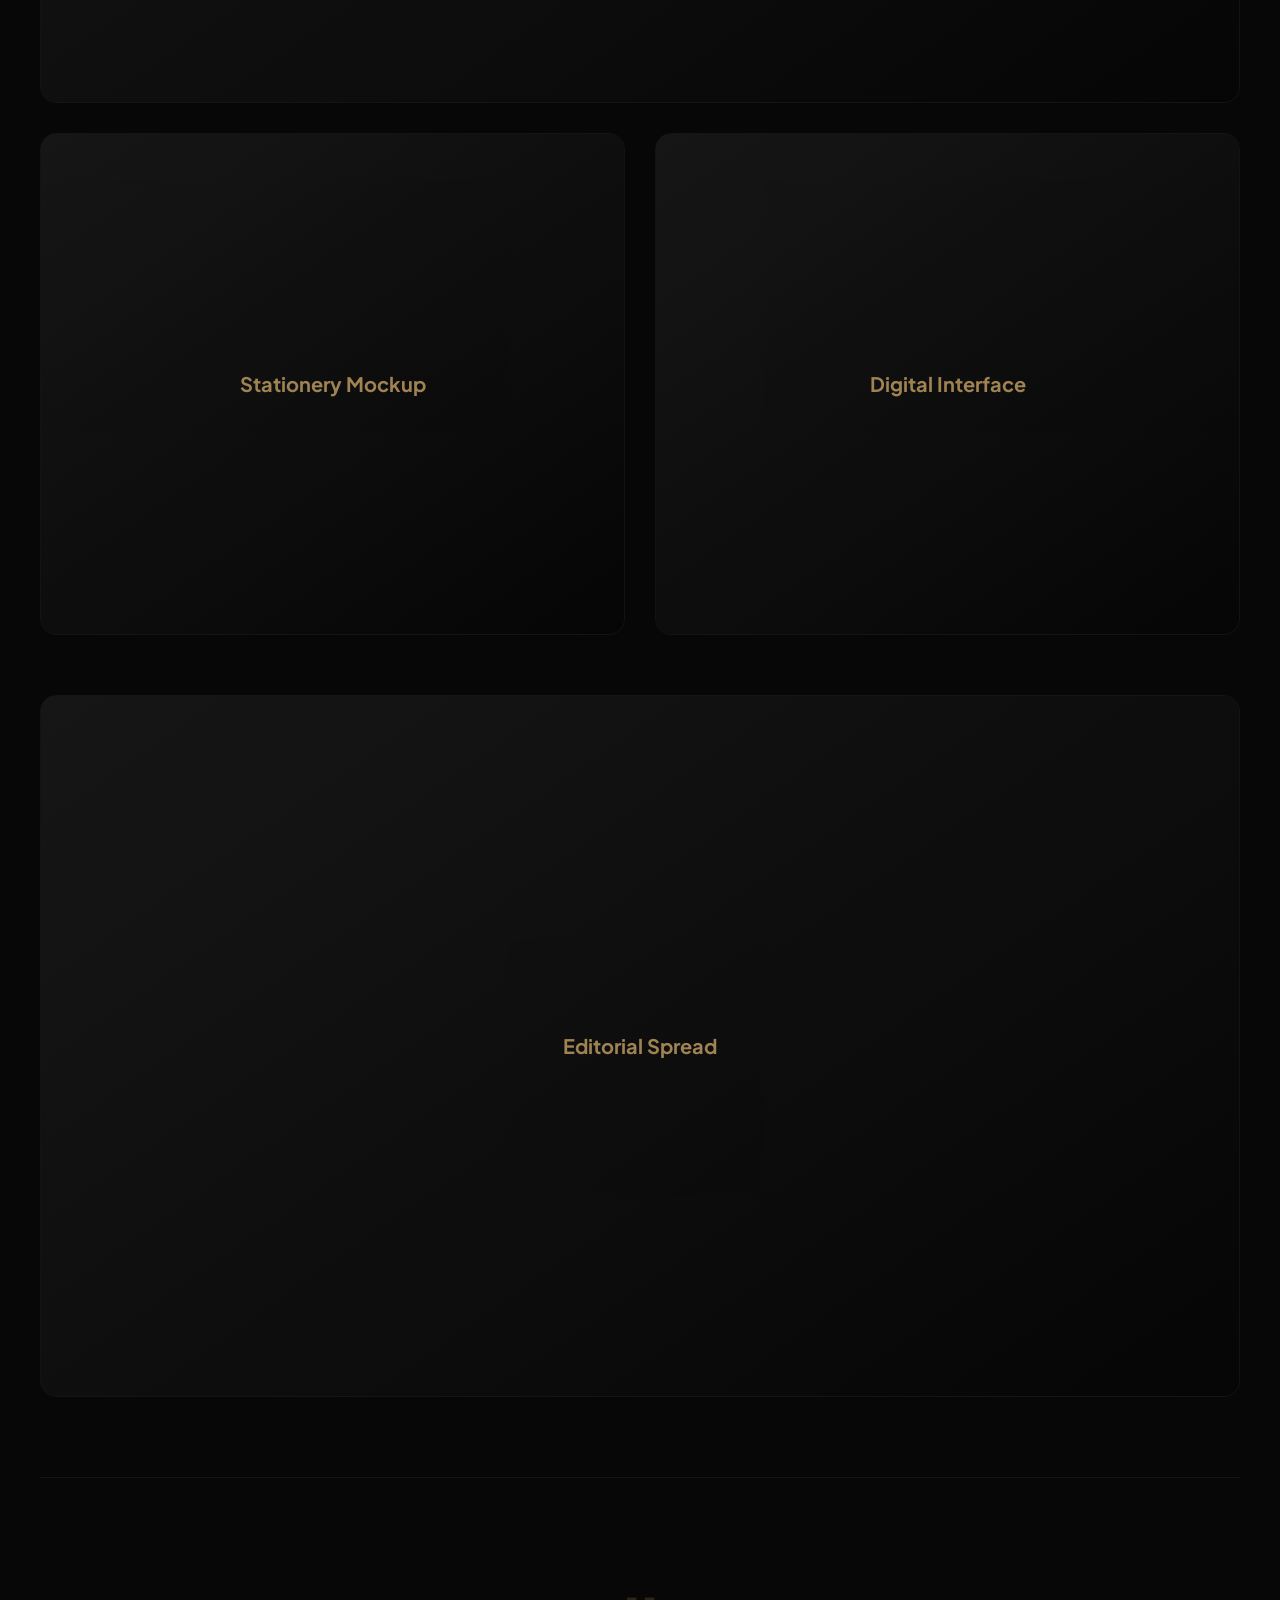
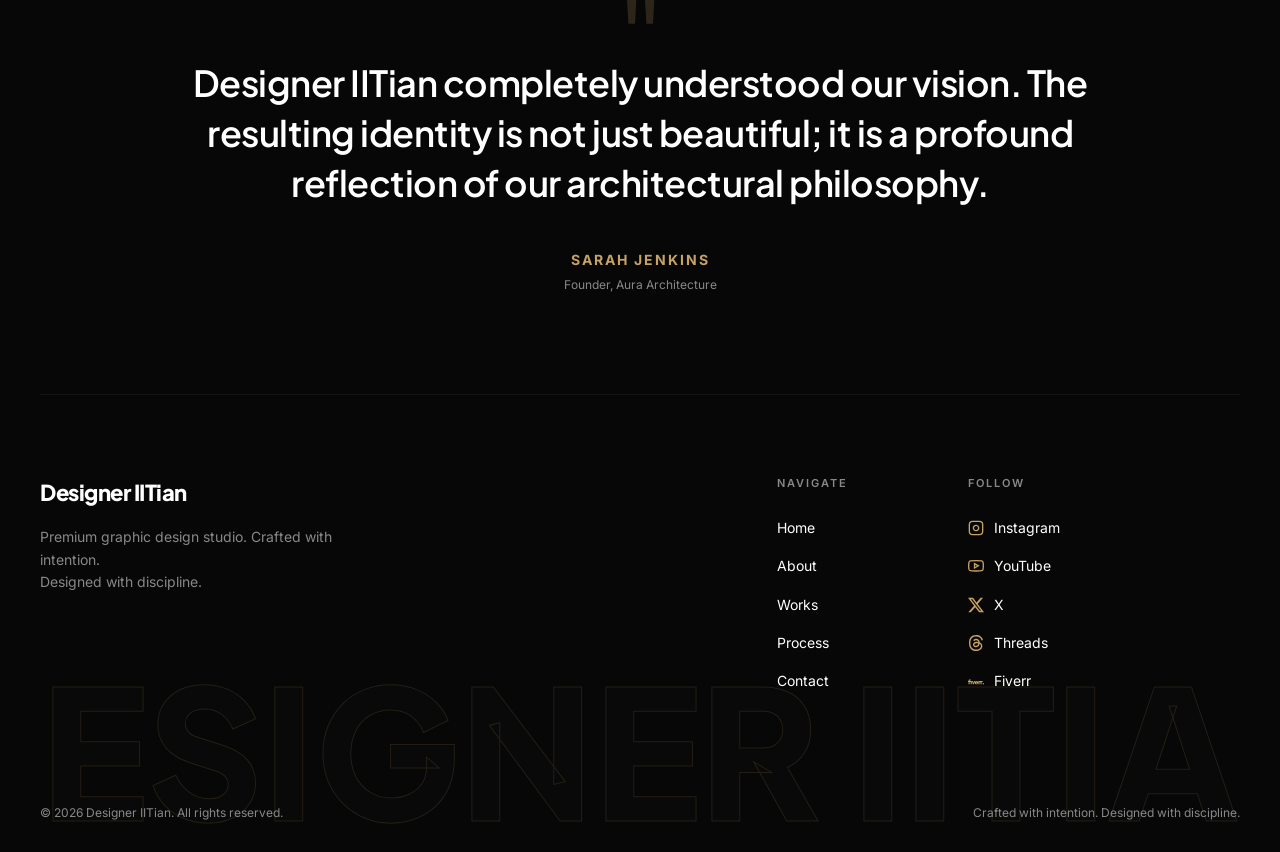
<file: work-nexus.html>
<!DOCTYPE html>
<html lang="en">
<head>
    <meta charset="UTF-8">
    <meta name="viewport" content="width=1400">
    <title>Nexus - Designer IITian</title>
    <link rel="stylesheet" href="style.css">
</head>
<body>
    <!-- Back Arrow -->
    <a href="index.html#works" class="back-arrow-btn">
        <svg width="16" height="16" viewBox="0 0 24 24" fill="none" stroke="currentColor" stroke-width="2" stroke-linecap="round" stroke-linejoin="round"><line x1="19" y1="12" x2="5" y2="12"></line><polyline points="12 19 5 12 12 5"></polyline></svg>
        BACK TO WORKS
    </a>

    <div class="container">
        <!-- Navigation -->
        <nav class="navbar">
            <div class="logo-col">
                <a href="index.html" style="text-decoration:none; color:inherit; display:flex; flex-direction:column;">
                    <span class="logo">Designer IITian</span>
                    <span class="logo-sub">Graphic Design Studio</span>
                </a>
            </div>
            <div class="nav-links">
                <a href="index.html#home" class="nav-link">HOME</a>
                <a href="index.html#about" class="nav-link">ABOUT</a>
                <a href="index.html#works" class="nav-link active">WORKS</a>
                <a href="index.html#visual-language" class="nav-link">PROCESS</a>
                <a href="index.html#cta" class="nav-link">CONTACT</a>
            </div>
            <a href="index.html#contact" class="btn btn-outline">GET IN TOUCH</a>
        </nav>

        <!-- Project Hero Section -->
        <section class="project-hero">
            <div class="status-badge">
                <span class="status-dot"></span>
                DIGITAL IDENTITY
            </div>
            <h1 class="hero-title" style="font-size: 88px; margin-bottom: 24px;">Nexus<span class="dot">.</span></h1>
            <div class="work-category" style="font-size: 14px; letter-spacing: 4px;">2024 &mdash; CREATIVE DIRECTION</div>
        </section>

        <!-- Project Info & Client Info -->
        <section class="project-details-section">
            <div class="project-details-grid">
                <div class="project-description">
                    <h3 class="contact-heading" style="font-size: 32px; margin-bottom: 24px;">The Concept</h3>
                    <p class="belief-text" style="font-size: 16px;">
                        The Sacred Geometry visual identity was conceived from the idea that mathematics and art are fundamentally connected. We wanted to build a brand system that felt precise, timeless, and completely uncompromised.
                    </p>
                    <p class="belief-text" style="font-size: 16px;">
                        By strictly adhering to geometric principles, we established a robust grid system that informs every touchpoint, from editorial layouts to digital experiences. Restraint was our primary tool.
                    </p>
                </div>
                <div class="client-info-box">
                    <div class="info-row">
                        <div class="info-label">CLIENT</div>
                        <div class="info-value">Aura Architecture</div>
                    </div>
                    <div class="info-row">
                        <div class="info-label">SERVICES</div>
                        <div class="info-value">Brand Identity, Art Direction, Print Layout</div>
                    </div>
                    <div class="info-row">
                        <div class="info-label">TIMELINE</div>
                        <div class="info-value">3 Months</div>
                    </div>
                    <div class="info-row">
                        <div class="info-label">YEAR</div>
                        <div class="info-value">2024</div>
                    </div>
                </div>
            </div>
        </section>

        <!-- Project Gallery -->
        <section class="project-gallery">
            <div class="gallery-image full-width">
                <div class="placeholder-img" style="height: 600px;">Main Brand Visual</div>
            </div>
            <div class="gallery-grid">
                <div class="gallery-image">
                    <div class="placeholder-img" style="height: 500px;">Stationery Mockup</div>
                </div>
                <div class="gallery-image">
                    <div class="placeholder-img" style="height: 500px;">Digital Interface</div>
                </div>
            </div>
            <div class="gallery-image full-width" style="margin-top: 30px;">
                <div class="placeholder-img" style="height: 700px;">Editorial Spread</div>
            </div>
        </section>

        <!-- Client Testimonial -->
        <section class="testimonial-section">
            <div class="testimonial-block">
                <div class="quote-icon">"</div>
                <h2 class="testimonial-text">Designer IITian completely understood our vision. The resulting identity is not just beautiful; it is a profound reflection of our architectural philosophy.</h2>
                <div class="testimonial-author">
                    <div class="author-name">Sarah Jenkins</div>
                    <div class="author-role">Founder, Aura Architecture</div>
                </div>
            </div>
        </section>

        <!-- Footer -->
        <footer class="footer">
            <div class="footer-top">
                <div class="footer-brand">
                    <div class="logo">Designer IITian</div>
                    <p class="footer-desc">Premium graphic design studio. Crafted with intention.<br>Designed with discipline.</p>
                </div>
                
                <div class="footer-links">
                    <div class="footer-col">
                        <h4 class="footer-heading">NAVIGATE</h4>
                        <a href="index.html#home" class="footer-link">Home</a>
                        <a href="index.html#about" class="footer-link">About</a>
                        <a href="index.html#works" class="footer-link">Works</a>
                        <a href="index.html#visual-language" class="footer-link">Process</a>
                        <a href="index.html#cta" class="footer-link">Contact</a>
                    </div>
                    
                    <div class="footer-col">
                        <h4 class="footer-heading">FOLLOW</h4>
                        <a href="https://www.instagram.com/designer.iitian" target="_blank" rel="noopener noreferrer" class="footer-link"><svg width="16" height="16" viewBox="0 0 24 24" fill="none"
                                stroke="currentColor" stroke-width="2">
                                <rect x="2" y="2" width="20" height="20" rx="5" ry="5"></rect>
                                <path d="M16 11.37A4 4 0 1 1 12.63 8 4 4 0 0 1 16 11.37z"></path>
                                <line x1="17.5" y1="6.5" x2="17.51" y2="6.5"></line>
                            </svg> Instagram</a>
                        <a href="https://www.youtube.com/@designer.iitian" target="_blank" rel="noopener noreferrer" class="footer-link"><svg width="16" height="16" viewBox="0 0 24 24" fill="none"
                                stroke="currentColor" stroke-width="2">
                                <path
                                    d="M22.54 6.42a2.78 2.78 0 0 0-1.94-2C18.88 4 12 4 12 4s-6.88 0-8.6.46a2.78 2.78 0 0 0-1.94 2A29 29 0 0 0 1 11.75a29 29 0 0 0 .46 5.33A2.78 2.78 0 0 0 3.4 19c1.72.46 8.6.46 8.6.46s6.88 0 8.6-.46a2.78 2.78 0 0 0 1.94-2 29 29 0 0 0 .46-5.25 29 29 0 0 0-.46-5.33z">
                                </path>
                                <polygon points="9.75 15.02 15.5 11.75 9.75 8.48 9.75 15.02"></polygon>
                            </svg> YouTube</a>
                        <a href="https://x.com/designer_iitian" target="_blank" rel="noopener noreferrer" class="footer-link">
                            <!-- X Logo Icon -->
                            <svg width="16" height="16" viewBox="0 0 24 24" fill="currentColor">
                                <path
                                    d="M18.901 1.153h3.68l-8.04 9.19L24 22.846h-7.406l-5.8-7.584-6.638 7.584H.474l8.6-9.83L0 1.154h7.594l5.243 6.932ZM17.61 20.644h2.039L6.486 3.24H4.298Z">
                                </path>
                            </svg> X
                        </a>
                        <a href="https://www.threads.com/@designer.iitian" target="_blank" rel="noopener noreferrer" class="footer-link"><svg width="16" height="16" viewBox="0 0 24 24"
                                fill="currentColor">
                                <path
                                    d="M12.186 24h-.007c-3.581-.024-6.334-1.205-8.184-3.509C2.35 18.44 1.5 15.586 1.472 12.01v-.017c.03-3.579.879-6.43 2.525-8.482C5.845 1.205 8.6.024 12.18 0h.014c2.746.02 5.043.725 6.826 2.098 1.677 1.29 2.858 3.13 3.509 5.467l-2.04.569c-1.104-3.96-3.898-5.984-8.304-6.015-2.91.022-5.11.936-6.54 2.717C4.307 6.504 3.616 8.914 3.589 12c.027 3.086.718 5.496 2.057 7.164 1.43 1.783 3.631 2.698 6.54 2.717 2.623-.02 4.358-.631 5.8-2.045 1.647-1.613 1.618-3.593 1.09-4.798-.31-.71-.873-1.3-1.634-1.75-.192 1.352-.622 2.446-1.284 3.272-.886 1.102-2.14 1.704-3.73 1.79-1.202.065-2.361-.218-3.259-.801-1.063-.689-1.685-1.74-1.752-2.964-.065-1.19.408-2.285 1.33-3.082.88-.76 2.119-1.207 3.583-1.291a13.853 13.853 0 0 1 3.02.142c-.126-.742-.375-1.332-.75-1.757-.513-.586-1.308-.883-2.359-.89h-.029c-.844 0-1.992.232-2.721 1.32L7.734 7.847c.98-1.454 2.568-2.256 4.478-2.256h.044c3.194.02 5.097 1.975 5.287 5.388.108.046.216.094.321.142 1.49.7 2.58 1.761 3.154 3.07.797 1.82.871 4.79-1.548 7.158-1.85 1.81-4.094 2.628-7.277 2.65Zm1.003-11.69c-.242 0-.487.007-.739.021-1.836.103-2.98.946-2.916 2.143.067 1.256 1.452 1.839 2.784 1.767 1.224-.065 2.818-.543 3.086-3.71a10.5 10.5 0 0 0-2.215-.221z" />
                            </svg> Threads</a>
                        <a href="#" class="footer-link"><svg width="16" height="16" viewBox="0 0 24 24"
                                fill="currentColor">
                                <path
                                    d="M23.004 15.588a.995.995 0 1 0 .002-1.99.995.995 0 0 0-.002 1.99zm-.996-3.705h-.85c-.546 0-.84.41-.84 1.092v2.466h-1.61v-3.558h-.684c-.547 0-.84.41-.84 1.092v2.466h-1.61v-4.874h1.61v.74c.264-.574.626-.74 1.163-.74h1.972v.74c.264-.574.625-.74 1.162-.74h.527v1.316zm-6.786 1.501h-3.359c.088.546.43.858 1.006.858.43 0 .732-.175.83-.487l1.425.4c-.351.848-1.22 1.364-2.255 1.364-1.748 0-2.549-1.355-2.549-2.515 0-1.14.703-2.505 2.45-2.505 1.856 0 2.471 1.384 2.471 2.408 0 .224-.01.37-.02.477zm-1.562-.945c-.04-.42-.342-.81-.889-.81-.508 0-.81.225-.908.81h1.797zM7.508 15.44h1.416l1.767-4.874h-1.62l-.86 2.837-.878-2.837H5.72l1.787 4.874zm-6.6 0H2.51v-3.558h1.524v3.558h1.591v-4.874H2.51v-.302c0-.332.235-.536.606-.536h.918V8.412H2.85c-1.162 0-1.943.712-1.943 1.755v.4H0v1.316h.908v3.558z" />
                            </svg> Fiverr</a>
                    </div>
                </div>
            </div>
            
            <div class="footer-bottom">
                <div class="footer-copyright">&copy; 2026 Designer IITian. All rights reserved.</div>
                <div class="footer-slogan">Crafted with intention. Designed with discipline.</div>
            </div>
            
            <div class="footer-watermark">DESIGNER IITIAN</div>
        </footer>
    </div>

    <a href="#" class="scroll-top-btn">&uarr;</a>

    <!-- Custom Cursor -->
    <div class="custom-cursor">View</div>

    <script src="script.js"></script>
</body>
</html>
</file>
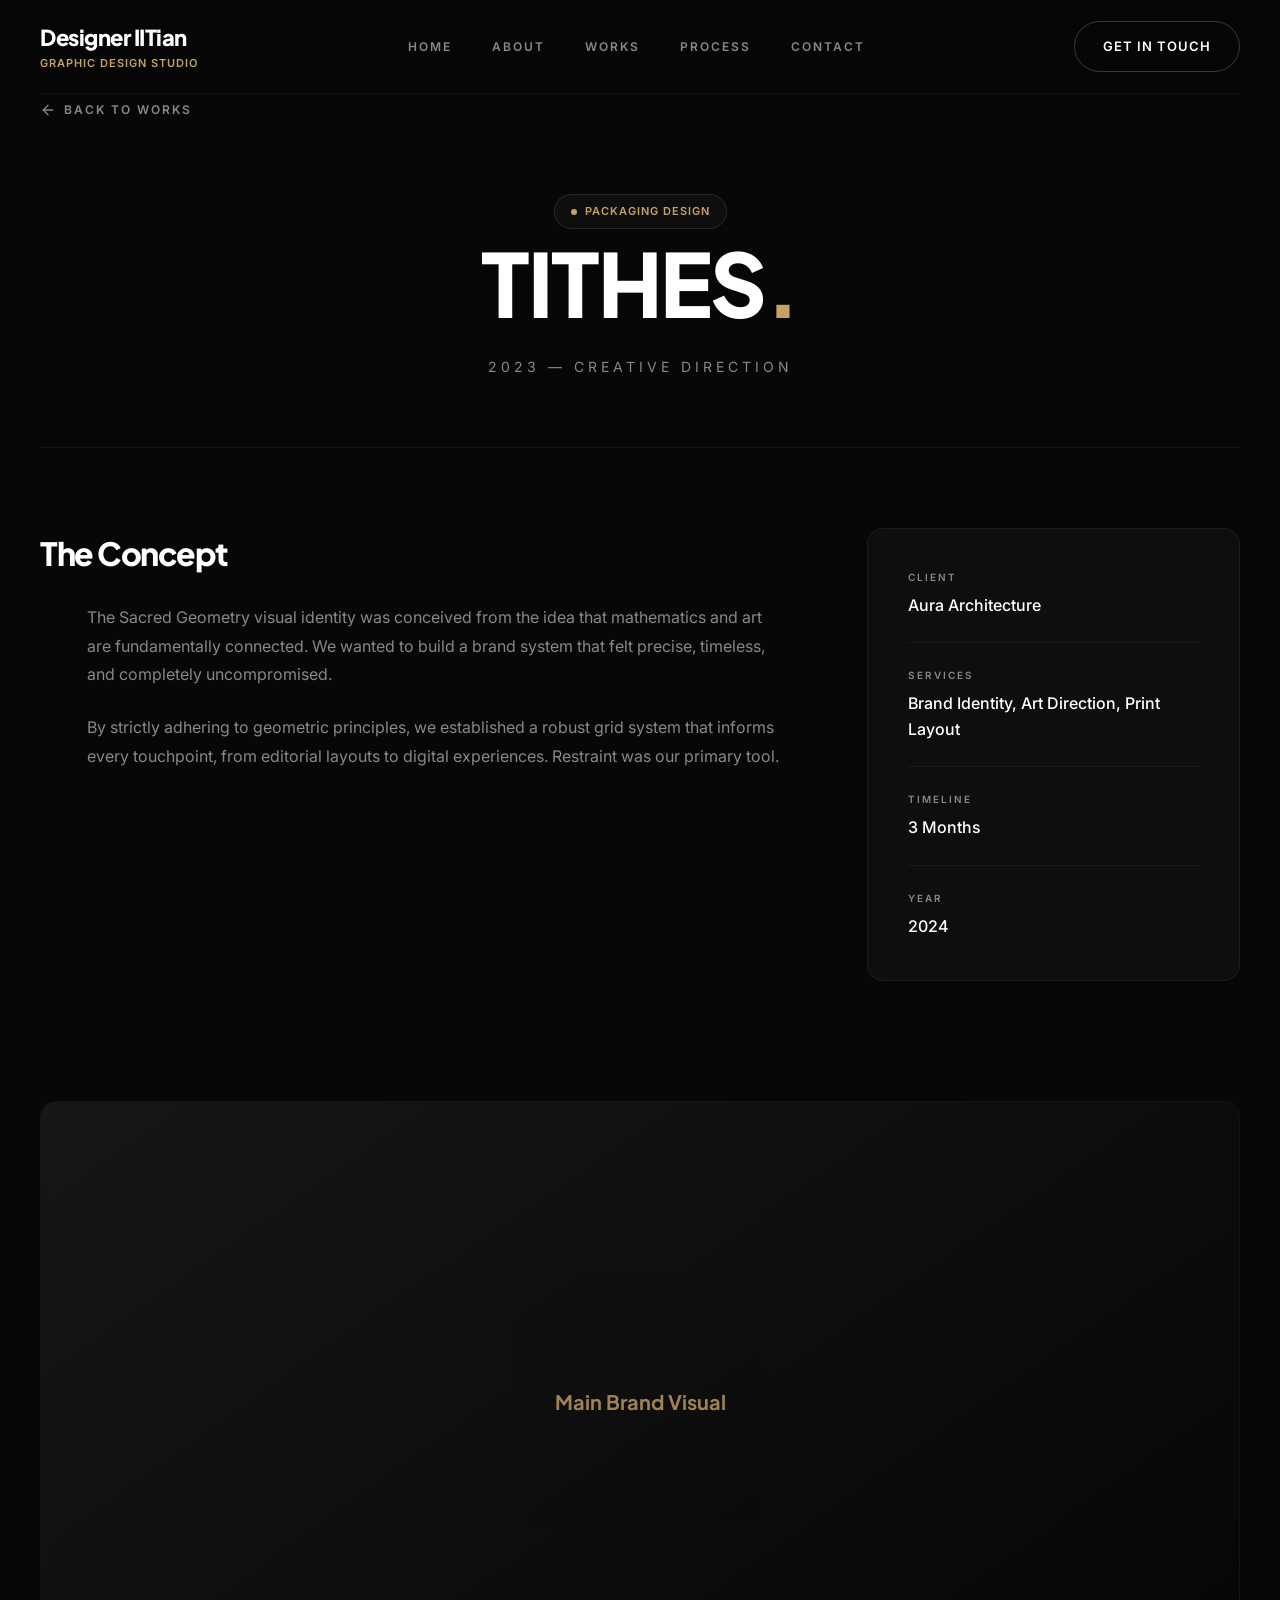
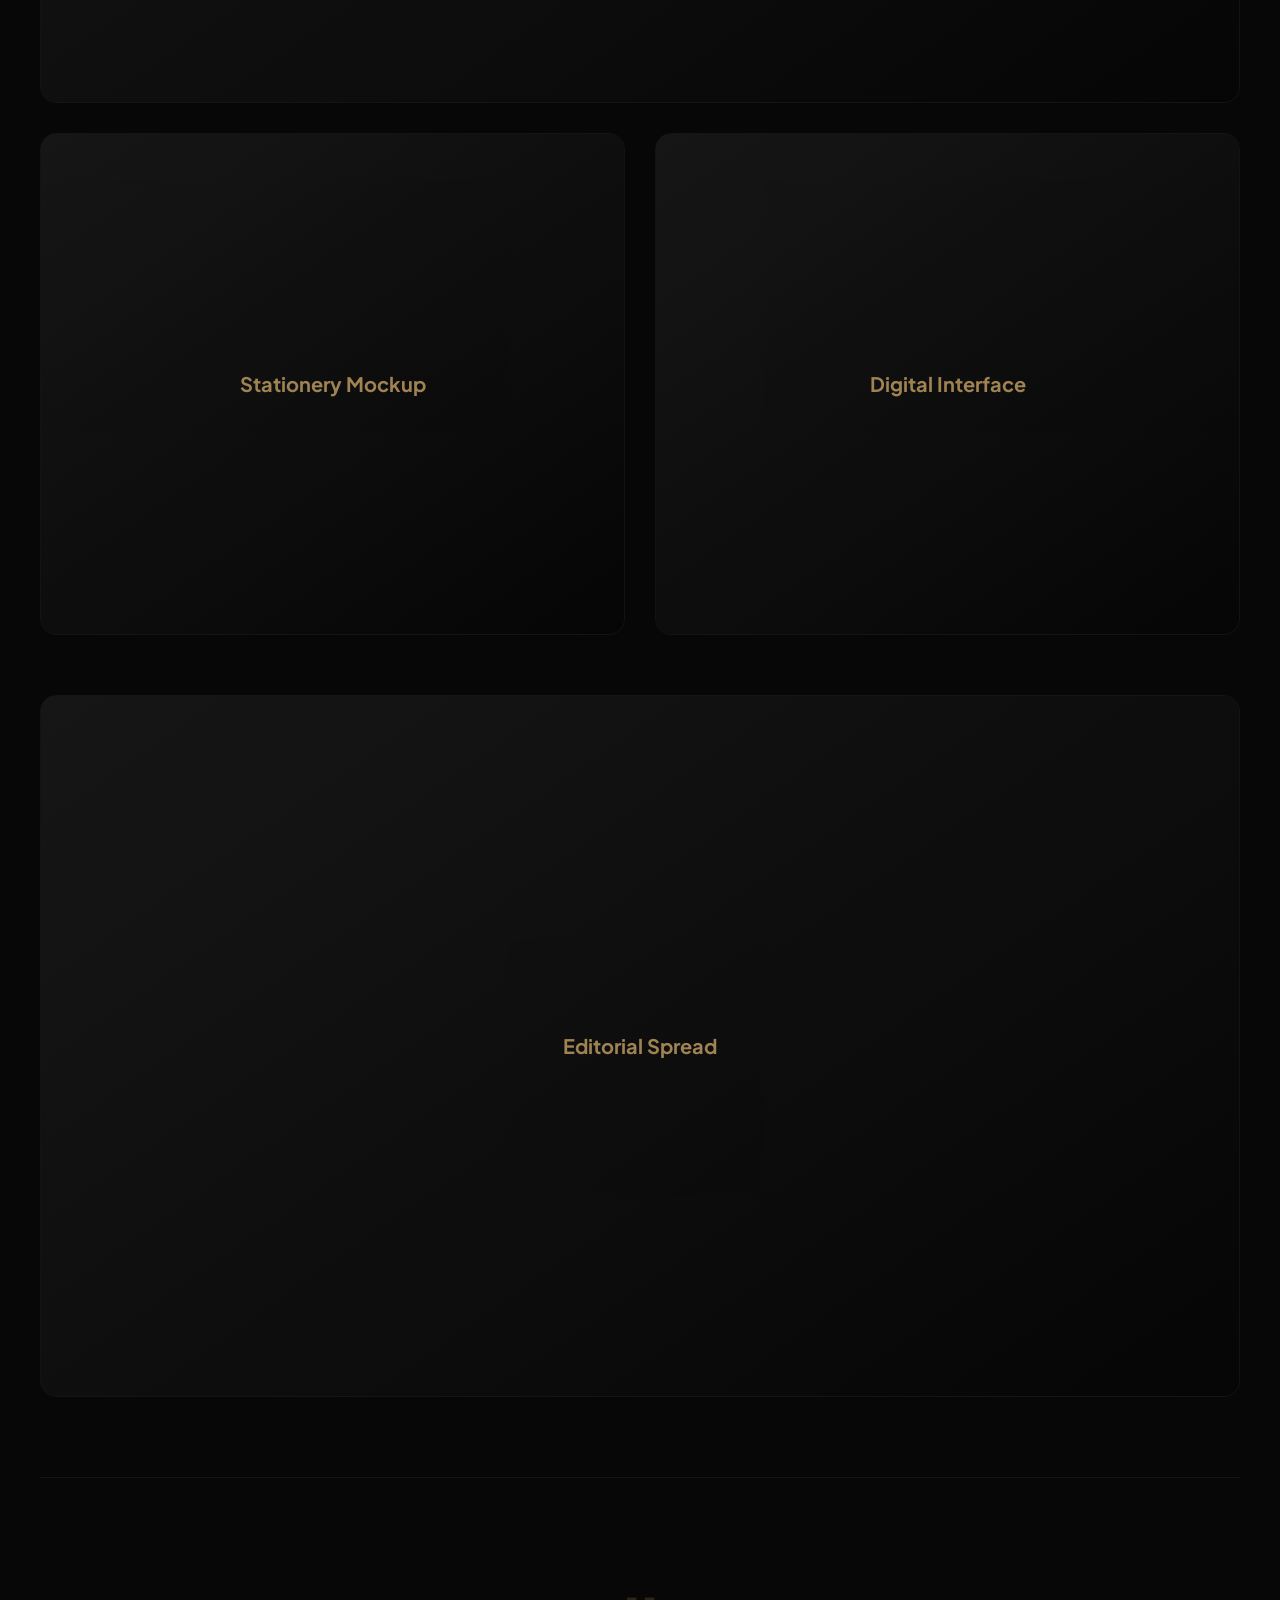
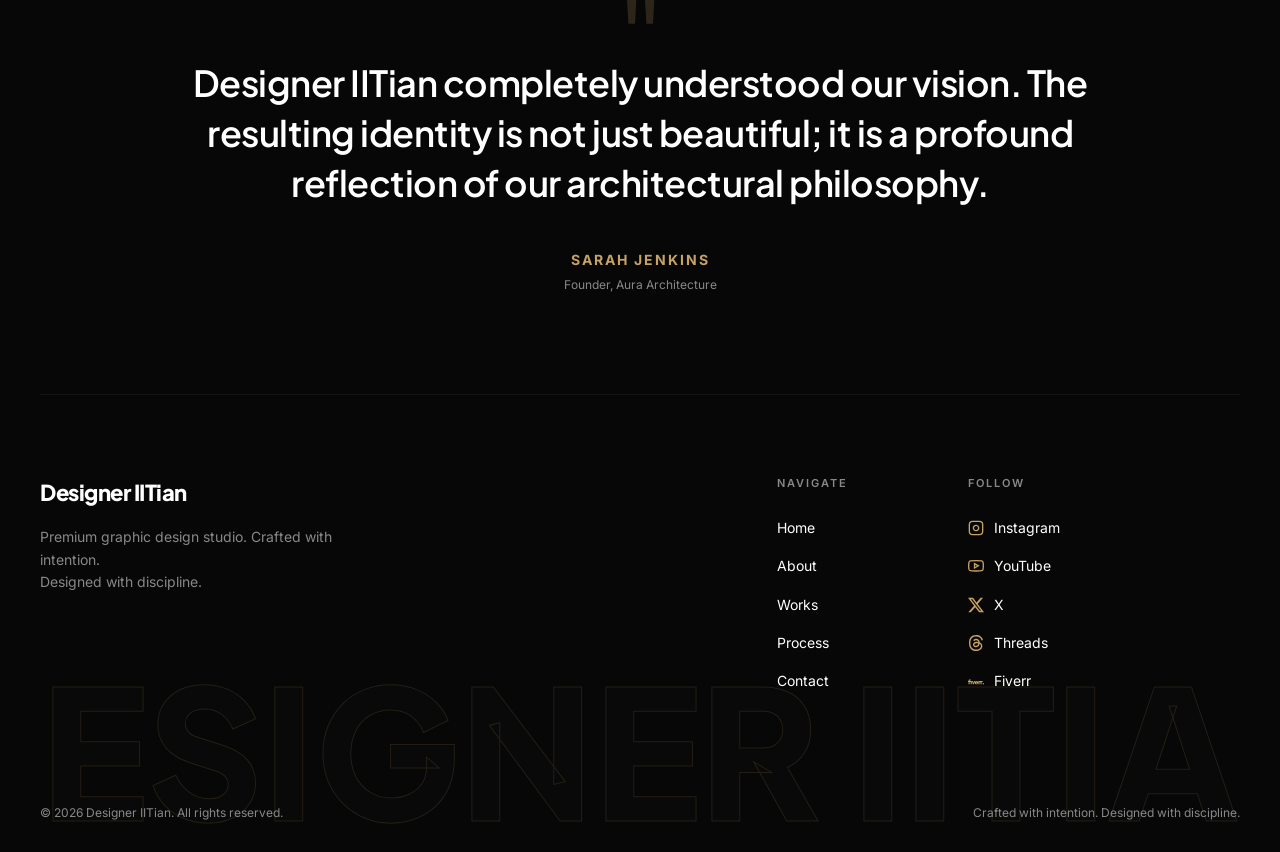
<file: work-tithes.html>
<!DOCTYPE html>
<html lang="en">
<head>
    <meta charset="UTF-8">
    <meta name="viewport" content="width=1400">
    <title>TITHES - Designer IITian</title>
    <link rel="stylesheet" href="style.css">
</head>
<body>
    <!-- Back Arrow -->
    <a href="index.html#works" class="back-arrow-btn">
        <svg width="16" height="16" viewBox="0 0 24 24" fill="none" stroke="currentColor" stroke-width="2" stroke-linecap="round" stroke-linejoin="round"><line x1="19" y1="12" x2="5" y2="12"></line><polyline points="12 19 5 12 12 5"></polyline></svg>
        BACK TO WORKS
    </a>

    <div class="container">
        <!-- Navigation -->
        <nav class="navbar">
            <div class="logo-col">
                <a href="index.html" style="text-decoration:none; color:inherit; display:flex; flex-direction:column;">
                    <span class="logo">Designer IITian</span>
                    <span class="logo-sub">Graphic Design Studio</span>
                </a>
            </div>
            <div class="nav-links">
                <a href="index.html#home" class="nav-link">HOME</a>
                <a href="index.html#about" class="nav-link">ABOUT</a>
                <a href="index.html#works" class="nav-link active">WORKS</a>
                <a href="index.html#visual-language" class="nav-link">PROCESS</a>
                <a href="index.html#cta" class="nav-link">CONTACT</a>
            </div>
            <a href="index.html#contact" class="btn btn-outline">GET IN TOUCH</a>
        </nav>

        <!-- Project Hero Section -->
        <section class="project-hero">
            <div class="status-badge">
                <span class="status-dot"></span>
                PACKAGING DESIGN
            </div>
            <h1 class="hero-title" style="font-size: 88px; margin-bottom: 24px;">TITHES<span class="dot">.</span></h1>
            <div class="work-category" style="font-size: 14px; letter-spacing: 4px;">2023 &mdash; CREATIVE DIRECTION</div>
        </section>

        <!-- Project Info & Client Info -->
        <section class="project-details-section">
            <div class="project-details-grid">
                <div class="project-description">
                    <h3 class="contact-heading" style="font-size: 32px; margin-bottom: 24px;">The Concept</h3>
                    <p class="belief-text" style="font-size: 16px;">
                        The Sacred Geometry visual identity was conceived from the idea that mathematics and art are fundamentally connected. We wanted to build a brand system that felt precise, timeless, and completely uncompromised.
                    </p>
                    <p class="belief-text" style="font-size: 16px;">
                        By strictly adhering to geometric principles, we established a robust grid system that informs every touchpoint, from editorial layouts to digital experiences. Restraint was our primary tool.
                    </p>
                </div>
                <div class="client-info-box">
                    <div class="info-row">
                        <div class="info-label">CLIENT</div>
                        <div class="info-value">Aura Architecture</div>
                    </div>
                    <div class="info-row">
                        <div class="info-label">SERVICES</div>
                        <div class="info-value">Brand Identity, Art Direction, Print Layout</div>
                    </div>
                    <div class="info-row">
                        <div class="info-label">TIMELINE</div>
                        <div class="info-value">3 Months</div>
                    </div>
                    <div class="info-row">
                        <div class="info-label">YEAR</div>
                        <div class="info-value">2024</div>
                    </div>
                </div>
            </div>
        </section>

        <!-- Project Gallery -->
        <section class="project-gallery">
            <div class="gallery-image full-width">
                <div class="placeholder-img" style="height: 600px;">Main Brand Visual</div>
            </div>
            <div class="gallery-grid">
                <div class="gallery-image">
                    <div class="placeholder-img" style="height: 500px;">Stationery Mockup</div>
                </div>
                <div class="gallery-image">
                    <div class="placeholder-img" style="height: 500px;">Digital Interface</div>
                </div>
            </div>
            <div class="gallery-image full-width" style="margin-top: 30px;">
                <div class="placeholder-img" style="height: 700px;">Editorial Spread</div>
            </div>
        </section>

        <!-- Client Testimonial -->
        <section class="testimonial-section">
            <div class="testimonial-block">
                <div class="quote-icon">"</div>
                <h2 class="testimonial-text">Designer IITian completely understood our vision. The resulting identity is not just beautiful; it is a profound reflection of our architectural philosophy.</h2>
                <div class="testimonial-author">
                    <div class="author-name">Sarah Jenkins</div>
                    <div class="author-role">Founder, Aura Architecture</div>
                </div>
            </div>
        </section>

        <!-- Footer -->
        <footer class="footer">
            <div class="footer-top">
                <div class="footer-brand">
                    <div class="logo">Designer IITian</div>
                    <p class="footer-desc">Premium graphic design studio. Crafted with intention.<br>Designed with discipline.</p>
                </div>
                
                <div class="footer-links">
                    <div class="footer-col">
                        <h4 class="footer-heading">NAVIGATE</h4>
                        <a href="index.html#home" class="footer-link">Home</a>
                        <a href="index.html#about" class="footer-link">About</a>
                        <a href="index.html#works" class="footer-link">Works</a>
                        <a href="index.html#visual-language" class="footer-link">Process</a>
                        <a href="index.html#cta" class="footer-link">Contact</a>
                    </div>
                    
                    <div class="footer-col">
                        <h4 class="footer-heading">FOLLOW</h4>
                        <a href="https://www.instagram.com/designer.iitian" target="_blank" rel="noopener noreferrer" class="footer-link"><svg width="16" height="16" viewBox="0 0 24 24" fill="none"
                                stroke="currentColor" stroke-width="2">
                                <rect x="2" y="2" width="20" height="20" rx="5" ry="5"></rect>
                                <path d="M16 11.37A4 4 0 1 1 12.63 8 4 4 0 0 1 16 11.37z"></path>
                                <line x1="17.5" y1="6.5" x2="17.51" y2="6.5"></line>
                            </svg> Instagram</a>
                        <a href="https://www.youtube.com/@designer.iitian" target="_blank" rel="noopener noreferrer" class="footer-link"><svg width="16" height="16" viewBox="0 0 24 24" fill="none"
                                stroke="currentColor" stroke-width="2">
                                <path
                                    d="M22.54 6.42a2.78 2.78 0 0 0-1.94-2C18.88 4 12 4 12 4s-6.88 0-8.6.46a2.78 2.78 0 0 0-1.94 2A29 29 0 0 0 1 11.75a29 29 0 0 0 .46 5.33A2.78 2.78 0 0 0 3.4 19c1.72.46 8.6.46 8.6.46s6.88 0 8.6-.46a2.78 2.78 0 0 0 1.94-2 29 29 0 0 0 .46-5.25 29 29 0 0 0-.46-5.33z">
                                </path>
                                <polygon points="9.75 15.02 15.5 11.75 9.75 8.48 9.75 15.02"></polygon>
                            </svg> YouTube</a>
                        <a href="https://x.com/designer_iitian" target="_blank" rel="noopener noreferrer" class="footer-link">
                            <!-- X Logo Icon -->
                            <svg width="16" height="16" viewBox="0 0 24 24" fill="currentColor">
                                <path
                                    d="M18.901 1.153h3.68l-8.04 9.19L24 22.846h-7.406l-5.8-7.584-6.638 7.584H.474l8.6-9.83L0 1.154h7.594l5.243 6.932ZM17.61 20.644h2.039L6.486 3.24H4.298Z">
                                </path>
                            </svg> X
                        </a>
                        <a href="https://www.threads.com/@designer.iitian" target="_blank" rel="noopener noreferrer" class="footer-link"><svg width="16" height="16" viewBox="0 0 24 24"
                                fill="currentColor">
                                <path
                                    d="M12.186 24h-.007c-3.581-.024-6.334-1.205-8.184-3.509C2.35 18.44 1.5 15.586 1.472 12.01v-.017c.03-3.579.879-6.43 2.525-8.482C5.845 1.205 8.6.024 12.18 0h.014c2.746.02 5.043.725 6.826 2.098 1.677 1.29 2.858 3.13 3.509 5.467l-2.04.569c-1.104-3.96-3.898-5.984-8.304-6.015-2.91.022-5.11.936-6.54 2.717C4.307 6.504 3.616 8.914 3.589 12c.027 3.086.718 5.496 2.057 7.164 1.43 1.783 3.631 2.698 6.54 2.717 2.623-.02 4.358-.631 5.8-2.045 1.647-1.613 1.618-3.593 1.09-4.798-.31-.71-.873-1.3-1.634-1.75-.192 1.352-.622 2.446-1.284 3.272-.886 1.102-2.14 1.704-3.73 1.79-1.202.065-2.361-.218-3.259-.801-1.063-.689-1.685-1.74-1.752-2.964-.065-1.19.408-2.285 1.33-3.082.88-.76 2.119-1.207 3.583-1.291a13.853 13.853 0 0 1 3.02.142c-.126-.742-.375-1.332-.75-1.757-.513-.586-1.308-.883-2.359-.89h-.029c-.844 0-1.992.232-2.721 1.32L7.734 7.847c.98-1.454 2.568-2.256 4.478-2.256h.044c3.194.02 5.097 1.975 5.287 5.388.108.046.216.094.321.142 1.49.7 2.58 1.761 3.154 3.07.797 1.82.871 4.79-1.548 7.158-1.85 1.81-4.094 2.628-7.277 2.65Zm1.003-11.69c-.242 0-.487.007-.739.021-1.836.103-2.98.946-2.916 2.143.067 1.256 1.452 1.839 2.784 1.767 1.224-.065 2.818-.543 3.086-3.71a10.5 10.5 0 0 0-2.215-.221z" />
                            </svg> Threads</a>
                        <a href="#" class="footer-link"><svg width="16" height="16" viewBox="0 0 24 24"
                                fill="currentColor">
                                <path
                                    d="M23.004 15.588a.995.995 0 1 0 .002-1.99.995.995 0 0 0-.002 1.99zm-.996-3.705h-.85c-.546 0-.84.41-.84 1.092v2.466h-1.61v-3.558h-.684c-.547 0-.84.41-.84 1.092v2.466h-1.61v-4.874h1.61v.74c.264-.574.626-.74 1.163-.74h1.972v.74c.264-.574.625-.74 1.162-.74h.527v1.316zm-6.786 1.501h-3.359c.088.546.43.858 1.006.858.43 0 .732-.175.83-.487l1.425.4c-.351.848-1.22 1.364-2.255 1.364-1.748 0-2.549-1.355-2.549-2.515 0-1.14.703-2.505 2.45-2.505 1.856 0 2.471 1.384 2.471 2.408 0 .224-.01.37-.02.477zm-1.562-.945c-.04-.42-.342-.81-.889-.81-.508 0-.81.225-.908.81h1.797zM7.508 15.44h1.416l1.767-4.874h-1.62l-.86 2.837-.878-2.837H5.72l1.787 4.874zm-6.6 0H2.51v-3.558h1.524v3.558h1.591v-4.874H2.51v-.302c0-.332.235-.536.606-.536h.918V8.412H2.85c-1.162 0-1.943.712-1.943 1.755v.4H0v1.316h.908v3.558z" />
                            </svg> Fiverr</a>
                    </div>
                </div>
            </div>
            
            <div class="footer-bottom">
                <div class="footer-copyright">&copy; 2026 Designer IITian. All rights reserved.</div>
                <div class="footer-slogan">Crafted with intention. Designed with discipline.</div>
            </div>
            
            <div class="footer-watermark">DESIGNER IITIAN</div>
        </footer>
    </div>

    <a href="#" class="scroll-top-btn">&uarr;</a>

    <!-- Custom Cursor -->
    <div class="custom-cursor">View</div>

    <script src="script.js"></script>
</body>
</html>
</file>
<file: style.css>
@import url('https://fonts.googleapis.com/css2?family=Plus+Jakarta+Sans:wght@400;500;600;700;800&family=Inter:wght@400;500&display=swap');

:root {
    --bg-dark: #070707;
    --bg-card: #111111;
    --text-primary: #FFFFFF;
    --text-secondary: #888888;
    --accent-gold: #C6A265;
    --accent-gold-dark: #A68245;
    --border-dark: rgba(255, 255, 255, 0.05);
    
    --font-heading: 'Plus Jakarta Sans', sans-serif;
    --font-body: 'Inter', sans-serif;
}

* {
    margin: 0;
    padding: 0;
    box-sizing: border-box;
}

html {
    scroll-behavior: smooth;
}

body {
    font-family: var(--font-body);
    background-color: var(--bg-dark);
    color: var(--text-primary);
    line-height: 1.6;
    overflow-x: hidden;
}

section {
    scroll-margin-top: 100px;
}

/* Base Layout Container */
.container {
    max-width: 1400px;
    margin: 0 auto;
    padding: 0 40px;
}

/* Top Navigation */
.navbar {
    display: flex;
    justify-content: space-between;
    align-items: center;
    padding: 20px 0;
    border-bottom: 1px solid var(--border-dark);
    position: sticky;
    top: 0;
    z-index: 1000;
    background: rgba(7, 7, 7, 0.65); /* matches --bg-dark with transparency */
    backdrop-filter: blur(12px);
    -webkit-backdrop-filter: blur(12px);
}

.logo-col {
    display: flex;
    flex-direction: column;
}

.logo {
    font-family: var(--font-heading);
    font-size: 22px;
    font-weight: 800;
    letter-spacing: -0.5px;
}

.logo-sub {
    font-size: 11px;
    color: var(--accent-gold);
    text-transform: uppercase;
    letter-spacing: 1px;
    font-weight: 600;
}

.nav-links {
    display: flex;
    gap: 40px;
}

.nav-link {
    text-decoration: none;
    color: var(--text-secondary);
    font-size: 12px;
    font-weight: 600;
    letter-spacing: 2px;
    text-transform: uppercase;
    transition: color 0.3s ease;
}

.nav-link:hover {
    color: var(--text-primary);
}

.nav-link.active {
    color: var(--text-primary);
    position: relative;
}

.nav-link.active::after {
    content: '';
    position: absolute;
    bottom: -6px;
    left: 50%;
    transform: translateX(-50%);
    width: 4px;
    height: 4px;
    border-radius: 50%;
    background-color: var(--accent-gold);
}

.btn {
    display: inline-flex;
    align-items: center;
    justify-content: center;
    padding: 14px 28px;
    border-radius: 100px;
    font-size: 13px;
    font-weight: 600;
    text-decoration: none;
    text-transform: uppercase;
    letter-spacing: 1px;
    transition: all 0.3s ease;
    cursor: pointer;
}

.btn-outline {
    background: transparent;
    color: var(--text-primary);
    border: 1px solid rgba(255, 255, 255, 0.2);
}

.btn-outline:hover {
    background: rgba(255, 255, 255, 0.05);
    border-color: rgba(255, 255, 255, 0.4);
}

.btn-gold {
    background: var(--accent-gold);
    color: #000000;
    border: 1px solid var(--accent-gold);
}

.btn-gold:hover {
    background: var(--accent-gold-dark);
}

/* Hero Section */
.hero {
    display: flex;
    align-items: center;
    justify-content: space-between;
    min-height: 800px;
    padding: 60px 0;
    position: relative;
}

.hero-content {
    max-width: 650px;
    z-index: 2;
}

.status-badge {
    display: inline-flex;
    align-items: center;
    gap: 8px;
    padding: 8px 16px;
    background: rgba(255, 255, 255, 0.03);
    border: 1px solid rgba(255, 255, 255, 0.1);
    border-radius: 100px;
    font-size: 11px;
    font-weight: 600;
    letter-spacing: 1px;
    text-transform: uppercase;
    color: var(--accent-gold);
    margin-bottom: 6px;
}

.status-dot {
    width: 6px;
    height: 6px;
    background-color: var(--accent-gold);
    border-radius: 50%;
}

.hero-title {
    font-family: var(--font-heading);
    font-size: 72px;
    font-weight: 800;
    line-height: 1.1;
    letter-spacing: -2px;
    margin-bottom: 20px;
}

.hero-title .dot {
    color: var(--accent-gold);
}

.hero-subtitle {
    font-family: var(--font-heading);
    font-size: 28px;
    font-weight: 600;
    color: var(--accent-gold);
    margin-bottom: 24px;
}

.hero-description {
    font-size: 16px;
    color: var(--text-secondary);
    max-width: 500px;
    margin-bottom: 48px;
    line-height: 1.8;
}

.hero-actions {
    display: flex;
    gap: 16px;
    align-items: center;
}

.inline-btn-vid {
    height: 52px;
    width: 90px;
    border-radius: 26px;
    object-fit: cover;
    box-shadow: 0 4px 15px rgba(0, 0, 0, 0.3);
    border: 1px solid rgba(255, 255, 255, 0.1);
}

/* Floating Images in Hero */
.hero-visuals {
    position: absolute;
    right: 0;
    top: 50%;
    transform: translateY(-50%);
    z-index: 1;
    width: 50%;
    height: 100%;
    display: flex;
    align-items: flex-end;
    justify-content: flex-end;
}

.hero-profile-vid {
    height: 800px;
    max-height: 850px;
    object-fit: contain;
    position: absolute;
    right: -10px;
    top: 0%;
    z-index: 0;
    -webkit-mask-image: linear-gradient(to right, transparent, black 15%, black 85%, transparent), linear-gradient(to bottom, transparent, black 15%, black 85%, transparent);
    -webkit-mask-composite: source-in;
    mask-image: linear-gradient(to right, transparent, black 15%, black 85%, transparent), linear-gradient(to bottom, transparent, black 15%, black 85%, transparent);
    mask-composite: intersect;
    mix-blend-mode: screen;
}

@keyframes float-hero-img {
    0% { transform: translateY(0px); }
    50% { transform: translateY(-15px); }
    100% { transform: translateY(0px); }
}

.floating-card {
    border-radius: 16px;
    overflow: hidden;
    box-shadow: 0 30px 60px rgba(0, 0, 0, 0.5);
    background: var(--bg-card);
    border: 1px solid rgba(255, 255, 255, 0.05);
    display: flex;
    flex-direction: column;
    position: absolute;
}

.floating-card img {
    width: 100%;
    height: auto;
    display: block;
}

.fc-1 {
    width: 220px;
    left: 20px;
    top: 5%;
    transform: rotate(-12deg);
    z-index: 3;
}

.fc-2 {
    width: 260px;
    left: 100px;
    top: 20%;
    transform: rotate(5deg);
    z-index: 2;
}

.fc-3 {
    width: 240px;
    left: 250px;
    top: 10%;
    transform: rotate(18deg);
    z-index: 1;
}

/* Section: Belief / About */
.belief-section {
    padding: 60px 0 100px 0;
    display: flex;
    flex-direction: column;
    align-items: flex-end;
    text-align: right;
    position: relative;
}

.about-vid {
    position: absolute;
    left: -50px;
    top: 50%;
    transform: translateY(-50%);
    width: 800px;
    height: 120%;
    object-fit: contain;
    z-index: 0;
    -webkit-mask-image: linear-gradient(to right, transparent, black 15%, black 85%, transparent), linear-gradient(to bottom, transparent, black 15%, black 85%, transparent);
    -webkit-mask-composite: source-in;
    mask-image: linear-gradient(to right, transparent, black 15%, black 85%, transparent), linear-gradient(to bottom, transparent, black 15%, black 85%, transparent);
    mask-composite: intersect;
    mix-blend-mode: screen;
}

.intro-popup {
    position: absolute;
    left: 250px;
    top: 15%;
    background: linear-gradient(135deg, #2a2213 0%, #0d0a05 100%);
    border: 1px solid rgba(198, 162, 101, 0.25);
    border-radius: 12px;
    padding: 16px 24px;
    color: #e6c88e;
    font-family: var(--font-primary);
    font-size: 15px;
    font-weight: 500;
    line-height: 1.4;
    box-shadow: 0 15px 35px rgba(0, 0, 0, 0.6), 0 0 20px rgba(198, 162, 101, 0.1);
    z-index: 5;
    display: flex;
    align-items: flex-start;
    gap: 30px;
    animation: float-hero-img 6s ease-in-out infinite;
}

.intro-popup::before {
    content: '';
    position: absolute;
    left: -12px;
    top: 50%;
    transform: translateY(-50%);
    border-top: 10px solid transparent;
    border-bottom: 10px solid transparent;
    border-right: 12px solid #2a2213;
}

.intro-popup .dots {
    display: flex;
    gap: 4px;
    padding-top: 4px;
}

.intro-popup .dots span {
    width: 6px;
    height: 6px;
    background: #e6c88e;
    border-radius: 50%;
    box-shadow: 0 0 6px rgba(198, 162, 101, 0.8);
}

.section-label {
    font-size: 11px;
    color: var(--accent-gold);
    text-transform: uppercase;
    letter-spacing: 2px;
    font-weight: 600;
    margin-bottom: 40px;
}

.belief-title {
    font-family: var(--font-heading);
    font-size: 56px;
    font-weight: 800;
    line-height: 1.1;
    letter-spacing: -1.5px;
    margin: 0 0 30px auto;
    max-width: 800px;
}

.belief-title .highlight {
    color: var(--accent-gold);
}

.belief-text {
    font-size: 18px;
    color: var(--text-secondary);
    line-height: 1.8;
    max-width: 700px;
    margin: 0 0 50px auto;
}

.stats-grid {
    display: grid;
    grid-template-columns: repeat(3, 1fr);
    gap: 40px;
    margin: 0 0 60px auto;
    max-width: 800px;
    width: 100%;
    text-align: right;
}

.stat-number {
    font-family: var(--font-heading);
    font-size: 48px;
    font-weight: 800;
    color: var(--accent-gold);
    line-height: 1;
    margin-bottom: 12px;
}

.stat-label {
    font-size: 11px;
    color: var(--text-secondary);
    text-transform: uppercase;
    letter-spacing: 1px;
    font-weight: 600;
}

.belief-actions {
    display: flex;
    gap: 16px;
}

/* Section: Works */
.works-section {
    padding: 60px 0;
}

.works-grid {
    display: grid;
    grid-template-columns: repeat(3, 1fr);
    gap: 30px;
}

/* Marquee / Infinite Scroll */
.marquee-container {
    width: 100%;
    overflow: hidden;
    padding: 20px 0;
    -webkit-mask-image: linear-gradient(to right, transparent, black 15%, black 85%, transparent);
    mask-image: linear-gradient(to right, transparent, black 15%, black 85%, transparent);
}

.marquee-track {
    display: flex;
    gap: 30px;
    width: max-content;
}

.work-card {
    background: var(--bg-card);
    border-radius: 16px;
    border: 1px solid rgba(198, 162, 101, 0.15); /* Slight golden border */
    overflow: hidden;
    transition: transform 0.4s ease, border-color 0.4s ease, box-shadow 0.4s ease;
    text-decoration: none;
    color: inherit;
    display: flex;
    flex-direction: column;
    box-shadow: 0 0 40px rgba(198, 162, 101, 0.35); /* Stronger golden glow */
}

.marquee-track .work-card {
    width: 400px;
    flex-shrink: 0;
}

.work-card:hover {
    transform: translateY(-10px);
    border-color: rgba(198, 162, 101, 0.4); /* Stronger gold tint border */
    box-shadow: 0 15px 60px rgba(198, 162, 101, 0.6); /* Stronger glow on hover */
}

.work-img-wrapper {
    position: relative;
    width: 100%;
    aspect-ratio: 4 / 3;
    overflow: hidden;
}

.work-img-wrapper img {
    width: 100%;
    height: 100%;
    object-fit: cover;
    transition: transform 0.6s ease;
}

.work-card:hover .work-img-wrapper img {
    transform: scale(1.05);
}

.work-tag {
    position: absolute;
    top: 20px;
    left: 20px;
    font-size: 10px;
    text-transform: uppercase;
    letter-spacing: 2px;
    font-weight: 600;
    color: var(--accent-gold);
    display: flex;
    align-items: center;
    gap: 6px;
}

.work-tag::before {
    content: '';
    width: 4px;
    height: 4px;
    background-color: var(--accent-gold);
    border-radius: 50%;
}

.work-tag.year {
    color: var(--text-secondary);
}

.work-tag.year::before {
    background-color: var(--text-secondary);
}

.work-info {
    padding: 20px;
    flex: 1;
    display: flex;
    flex-direction: column;
    justify-content: flex-end;
}

.work-category {
    font-size: 11px;
    color: var(--text-secondary);
    text-transform: uppercase;
    letter-spacing: 1px;
    margin-bottom: 8px;
}

.work-title {
    font-family: var(--font-heading);
    font-size: 20px;
    font-weight: 700;
}

/* Let's Work Together CTA Section */
.cta-section {
    padding: 0;
    position: relative;
    overflow: hidden;
    display: flex;
    flex-direction: column;
    align-items: stretch;
}

.cta-section::before {
    content: '';
    position: absolute;
    top: 50%;
    left: 50%;
    transform: translate(-50%, -50%);
    width: 600px;
    height: 600px;
    background: radial-gradient(circle, rgba(198, 162, 101, 0.05) 0%, rgba(0,0,0,0) 60%);
    pointer-events: none;
    z-index: 0;
}

.cta-content {
    position: relative;
    z-index: 1;
    max-width: 100%;
    width: 100%;
}

.cta-vid {
    position: absolute;
    left: -250px;
    bottom: -10px;
    width: 900px;
    height: 130%;
    object-fit: contain;
    object-position: bottom center;
    z-index: 1;
}

.floor-shadow {
    position: absolute;
    left: 0px;
    bottom: 10px;
    width: 300px;
    height: 40px;
    background: radial-gradient(ellipse at center, rgba(198, 162, 101, 0.5) 0%, rgba(198, 162, 101, 0) 70%);
    border-radius: 50%;
    z-index: 0;
    filter: blur(8px);
}

.cta-text-block {
    padding: 120px 40px;
    display: flex;
    flex-direction: column;
    justify-content: center;
    align-items: center;
    text-align: center;
    max-width: 800px;
    margin: 0 auto;
    position: relative;
    z-index: 2;
}



/* Contact Section (Detailed Form) */
.contact-section-detailed {
    padding: 120px 0;
    display: grid;
    grid-template-columns: 1fr 1fr;
    gap: 80px;
    align-items: start;
}

.contact-left {
    max-width: 500px;
    display: flex;
    flex-direction: column;
}

.contact-vid {
    width: 100%;
    max-width: 450px;
    margin-top: -20px;
    margin-left: 300px;
    border-radius: 12px;
    mix-blend-mode: screen;
    opacity: 0.9;
}

.contact-heading {
    font-family: var(--font-heading);
    font-size: 48px;
    font-weight: 800;
    letter-spacing: -1.5px;
    margin-bottom: 24px;
}

.contact-text {
    font-size: 16px;
    color: var(--text-secondary);
    line-height: 1.8;
    margin-bottom: 40px;
}

.contact-info {
    display: flex;
    align-items: center;
    gap: 16px;
    padding: 20px;
    background: rgba(255, 255, 255, 0.03);
    border-radius: 12px;
    width: fit-content;
}

.contact-icon {
    width: 48px;
    height: 48px;
    border-radius: 50%;
    background: rgba(198, 162, 101, 0.1);
    color: var(--accent-gold);
    display: flex;
    align-items: center;
    justify-content: center;
}

.contact-label {
    font-size: 10px;
    color: var(--text-secondary);
    text-transform: uppercase;
    letter-spacing: 2px;
    font-weight: 600;
    margin-bottom: 4px;
}

.contact-email {
    color: var(--text-primary);
    text-decoration: none;
    font-size: 14px;
    font-weight: 500;
}

.contact-form {
    display: flex;
    flex-direction: column;
    gap: 24px;
}

.form-group {
    display: flex;
    flex-direction: column;
    gap: 10px;
}

.form-group label {
    font-size: 11px;
    color: var(--text-secondary);
    text-transform: uppercase;
    letter-spacing: 2px;
    font-weight: 600;
}

.form-group input,
.form-group textarea {
    width: 100%;
    background: #151515;
    border: 1px solid var(--border-dark);
    border-radius: 8px;
    padding: 16px 20px;
    color: var(--text-primary);
    font-family: var(--font-body);
    font-size: 15px;
    outline: none;
    transition: border-color 0.3s;
}

.form-group input:focus,
.form-group textarea:focus {
    border-color: rgba(198, 162, 101, 0.5);
}

.form-group input::placeholder,
.form-group textarea::placeholder {
    color: #444;
}

.char-count {
    text-align: right;
    font-size: 12px;
    color: var(--text-secondary);
    margin-top: 4px;
}

/* Footer Section */
.footer {
    padding: 80px 0 0;
    position: relative;
    overflow: hidden;
}

.footer-top {
    display: flex;
    justify-content: space-between;
    margin-bottom: 80px;
    position: relative;
    z-index: 2;
}

.footer-brand {
    max-width: 300px;
}

.footer-desc {
    margin-top: 16px;
    color: var(--text-secondary);
    font-size: 14px;
    line-height: 1.6;
}

.footer-links {
    display: flex;
    gap: 120px;
    margin-right: 15%;
}

.footer-col {
    display: flex;
    flex-direction: column;
    gap: 16px;
}

.footer-heading {
    font-size: 11px;
    color: var(--text-secondary);
    text-transform: uppercase;
    letter-spacing: 2px;
    font-weight: 600;
    margin-bottom: 8px;
}

.footer-link {
    color: var(--text-primary);
    text-decoration: none;
    font-size: 14px;
    display: flex;
    align-items: center;
    gap: 10px;
    transition: color 0.3s;
}

.footer-link svg {
    color: var(--accent-gold);
}

.footer-link:hover {
    color: var(--accent-gold);
}

.footer-bottom {
    display: flex;
    justify-content: space-between;
    align-items: center;
    padding: 30px 0;
    color: var(--text-secondary);
    font-size: 12px;
    position: relative;
    z-index: 2;
}

.footer-watermark {
    position: absolute;
    bottom: -40px;
    left: 50%;
    transform: translateX(-50%);
    font-family: var(--font-heading);
    font-size: 180px;
    font-weight: 800;
    color: rgba(255, 255, 255, 0.01);
    -webkit-text-stroke: 1px rgba(198, 162, 101, 0.15); /* Light golden outline */
    white-space: nowrap;
    z-index: 1;
    pointer-events: none;
    user-select: none;
}

/* Back Arrow Button */
.back-arrow-btn {
    position: fixed;
    top: 100px;
    left: 40px;
    display: inline-flex;
    align-items: center;
    gap: 8px;
    color: var(--text-secondary);
    text-decoration: none;
    font-size: 12px;
    font-weight: 600;
    letter-spacing: 2px;
    text-transform: uppercase;
    transition: color 0.3s ease, transform 0.3s ease;
    z-index: 100;
}

.back-arrow-btn:hover {
    color: var(--accent-gold);
    transform: translateX(-5px);
}

/* Utility to generate placeholder backgrounds for images */
.placeholder-img {
    background: linear-gradient(145deg, #1a1a1a 0%, #050505 100%);
    display: flex;
    align-items: center;
    justify-content: center;
    color: var(--accent-gold);
    font-family: var(--font-heading);
    font-weight: 700;
    font-size: 20px;
    opacity: 0.8;
}

/* Scroll up button */
.scroll-top-btn {
    position: fixed;
    bottom: 40px;
    right: 40px;
    width: 50px;
    height: 50px;
    border-radius: 50%;
    background-color: var(--accent-gold);
    color: #000;
    display: flex;
    align-items: center;
    justify-content: center;
    text-decoration: none;
    font-weight: bold;
    font-size: 20px;
    z-index: 99;
    box-shadow: 0 4px 20px rgba(0,0,0,0.5);
    transition: transform 0.3s ease;
}

.scroll-top-btn:hover {
    transform: translateY(-5px);
}

/* Pulsating Gold Button */
.btn-pulse {
    animation: pulse-gold 2.5s infinite;
}

@keyframes pulse-gold {
    0% { 
        box-shadow: 0 0 0 0 rgba(198, 162, 101, 0.4); 
        border-color: rgba(198, 162, 101, 0.8); 
    }
    50% { 
        box-shadow: 0 0 0 10px rgba(198, 162, 101, 0); 
        border-color: rgba(198, 162, 101, 0.2); 
    }
    100% { 
        box-shadow: 0 0 0 0 rgba(198, 162, 101, 0); 
        border-color: rgba(198, 162, 101, 0.8); 
    }
}

/* Pulsating and Floating Gold Button */
.btn-pulse-float {
    animation: pulse-gold 2.5s infinite, float-btn 4s ease-in-out infinite;
}

@keyframes float-btn {
    0% { transform: translateY(0px); }
    50% { transform: translateY(-8px); }
    100% { transform: translateY(0px); }
}

/* Custom Cursor with Glass Effect */
.custom-cursor {
    position: fixed;
    top: 0;
    left: 0;
    width: 60px;
    height: 60px;
    background: rgba(255, 255, 255, 0.1);
    backdrop-filter: blur(8px);
    -webkit-backdrop-filter: blur(8px);
    border: 1px solid rgba(255, 255, 255, 0.2);
    border-radius: 50%;
    color: var(--text-primary);
    display: flex;
    align-items: center;
    justify-content: center;
    font-size: 12px;
    font-weight: 600;
    text-transform: uppercase;
    letter-spacing: 1px;
    pointer-events: none;
    z-index: 9999;
    opacity: 0;
    transform: translate(-50%, -50%) scale(0.5);
    transition: opacity 0.3s ease, transform 0.3s ease;
    mix-blend-mode: difference;
}

.custom-cursor.active {
    opacity: 1;
    transform: translate(-50%, -50%) scale(1);
}

/* =========================================
   WORK DETAIL PAGE STYLES
   ========================================= */

/* Project Hero */
.project-hero {
    padding: 100px 0 60px;
    text-align: center;
    border-bottom: 1px solid var(--border-dark);
}

/* Project Info & Client Details */
.project-details-section {
    padding: 80px 0;
}

.project-details-grid {
    display: grid;
    grid-template-columns: 2fr 1fr;
    gap: 80px;
    align-items: start;
}

.project-description {
    max-width: 800px;
}

.project-description p {
    margin-bottom: 24px;
}

.client-info-box {
    background: rgba(255, 255, 255, 0.03);
    border: 1px solid var(--border-dark);
    border-radius: 16px;
    padding: 40px;
}

.info-row {
    margin-bottom: 24px;
    padding-bottom: 24px;
    border-bottom: 1px solid var(--border-dark);
}

.info-row:last-child {
    margin-bottom: 0;
    padding-bottom: 0;
    border-bottom: none;
}

.info-label {
    font-size: 10px;
    color: var(--text-secondary);
    text-transform: uppercase;
    letter-spacing: 2px;
    font-weight: 600;
    margin-bottom: 8px;
}

.info-value {
    font-size: 16px;
    font-weight: 500;
    color: var(--text-primary);
}

/* Project Gallery */
.project-gallery {
    padding: 40px 0 80px;
    display: flex;
    flex-direction: column;
    gap: 30px;
}

.gallery-grid {
    display: grid;
    grid-template-columns: 1fr 1fr;
    gap: 30px;
}

.gallery-image {
    width: 100%;
    border-radius: 16px;
    overflow: hidden;
    border: 1px solid var(--border-dark);
}

.gallery-image.full-width {
    grid-column: 1 / -1;
}

/* Client Testimonial */
.testimonial-section {
    padding: 100px 0;
    border-top: 1px solid var(--border-dark);
    border-bottom: 1px solid var(--border-dark);
    text-align: center;
    position: relative;
}

.testimonial-block {
    max-width: 900px;
    margin: 0 auto;
}

.quote-icon {
    font-family: var(--font-heading);
    font-size: 120px;
    color: rgba(198, 162, 101, 0.2);
    line-height: 1;
    margin-bottom: -40px;
}

.testimonial-text {
    font-family: var(--font-heading);
    font-size: 36px;
    font-weight: 600;
    line-height: 1.4;
    letter-spacing: -0.5px;
    margin-bottom: 40px;
    position: relative;
    z-index: 2;
}

.testimonial-author {
    display: flex;
    flex-direction: column;
    align-items: center;
}

.author-name {
    font-size: 14px;
    font-weight: 700;
    text-transform: uppercase;
    letter-spacing: 2px;
    color: var(--accent-gold);
    margin-bottom: 4px;
}

.author-role {
    font-size: 12px;
    color: var(--text-secondary);
}
</file>
